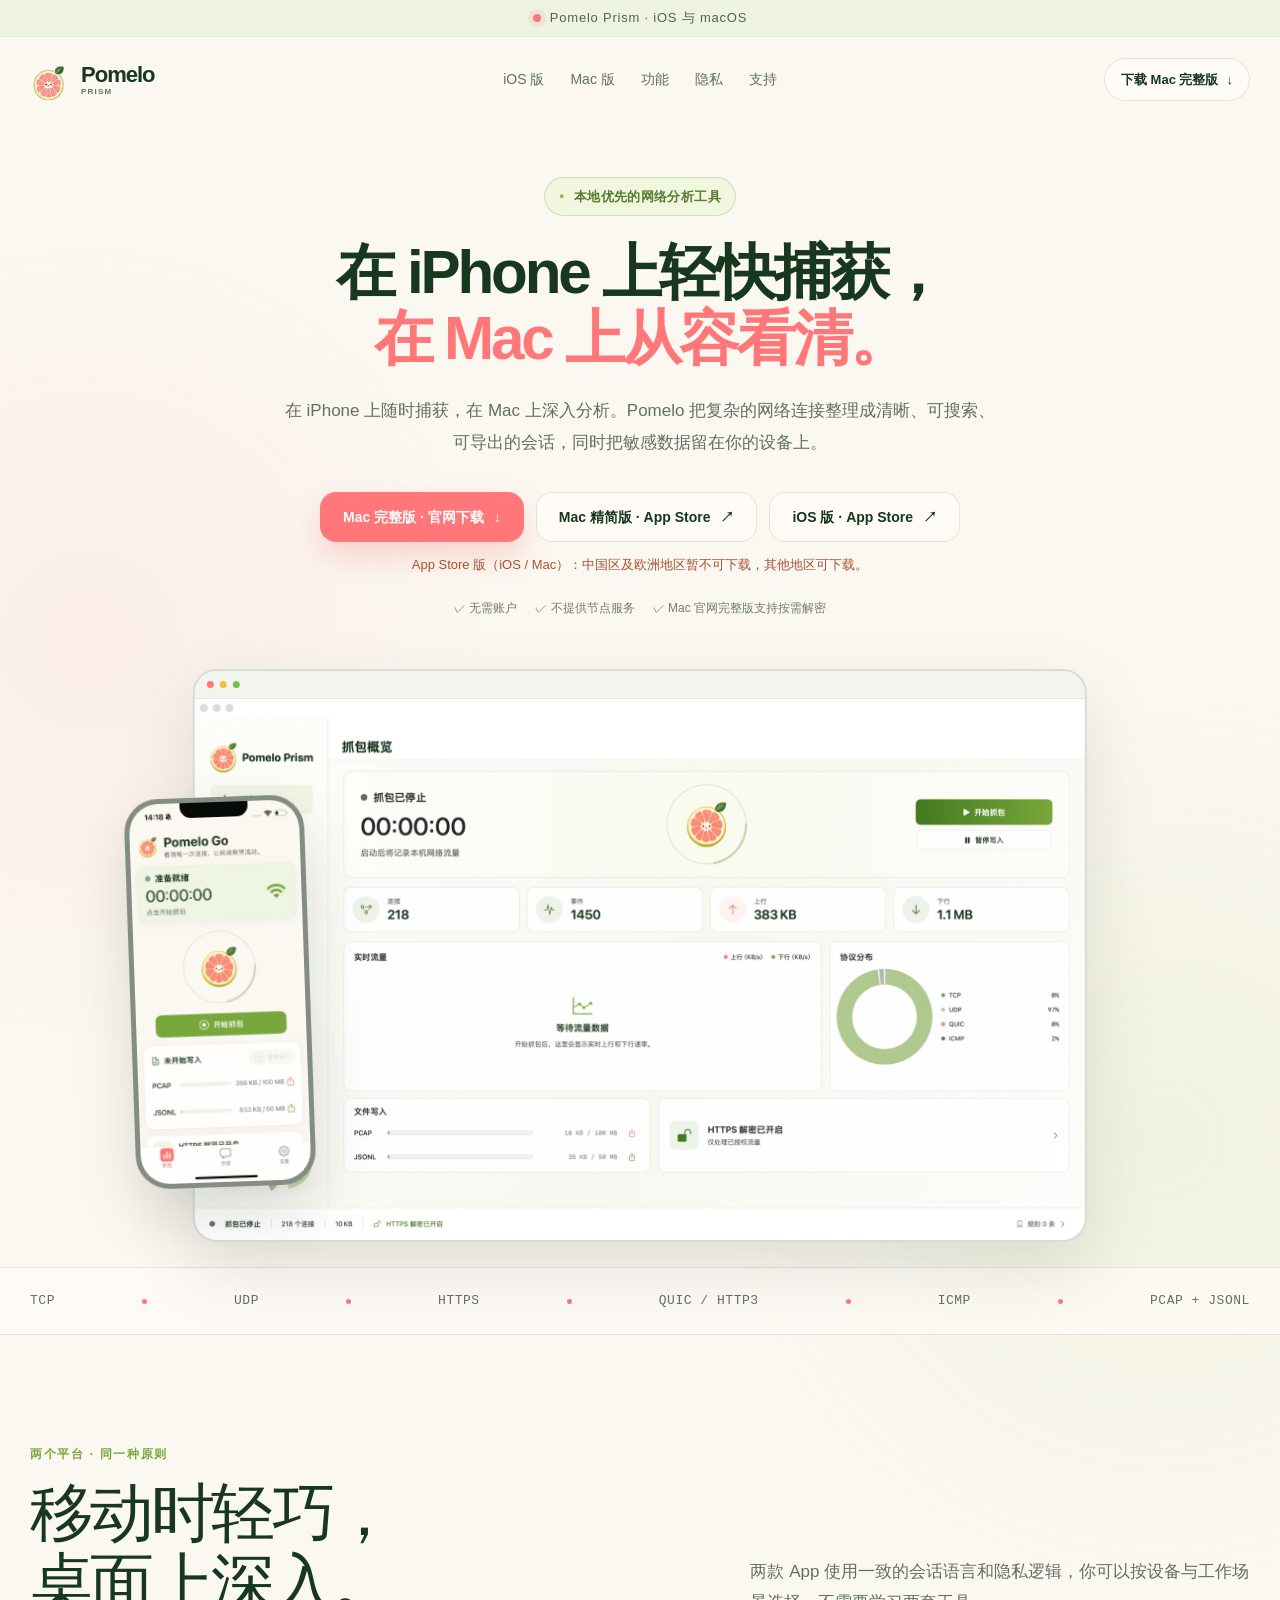
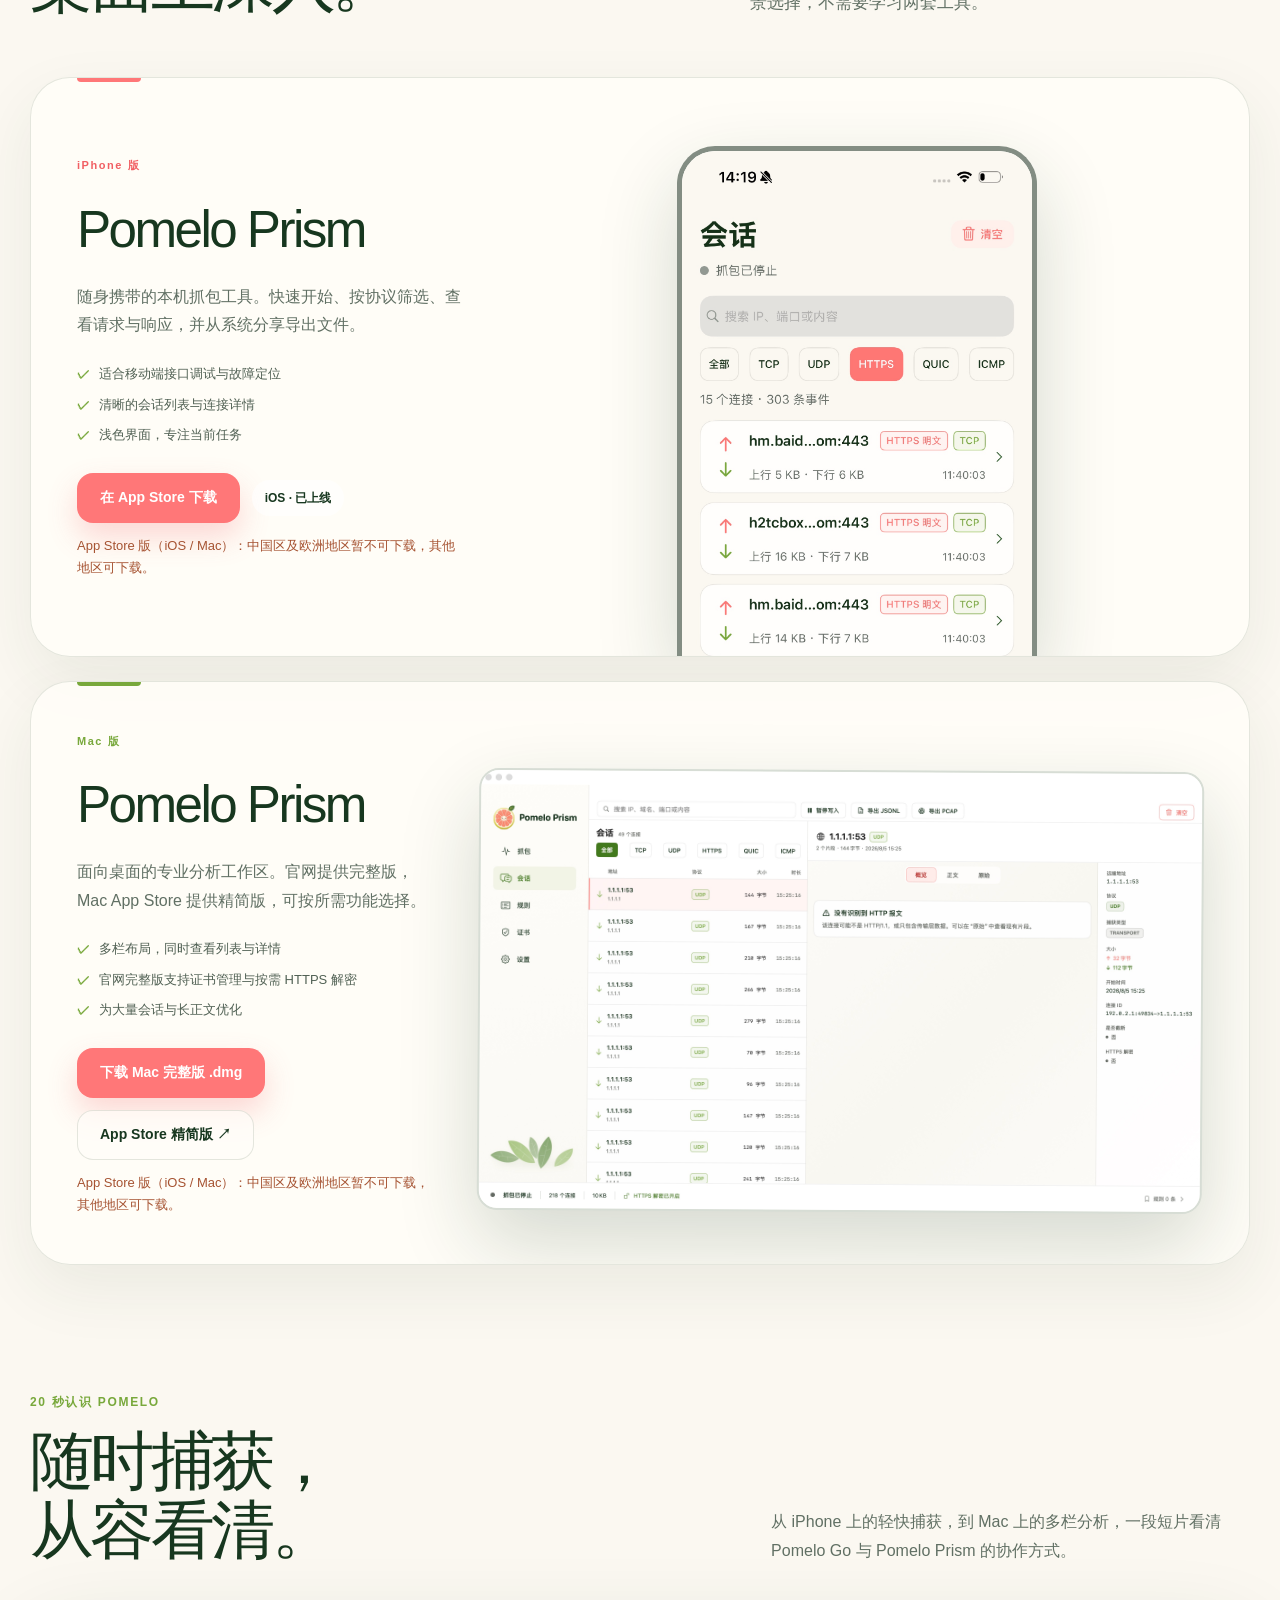
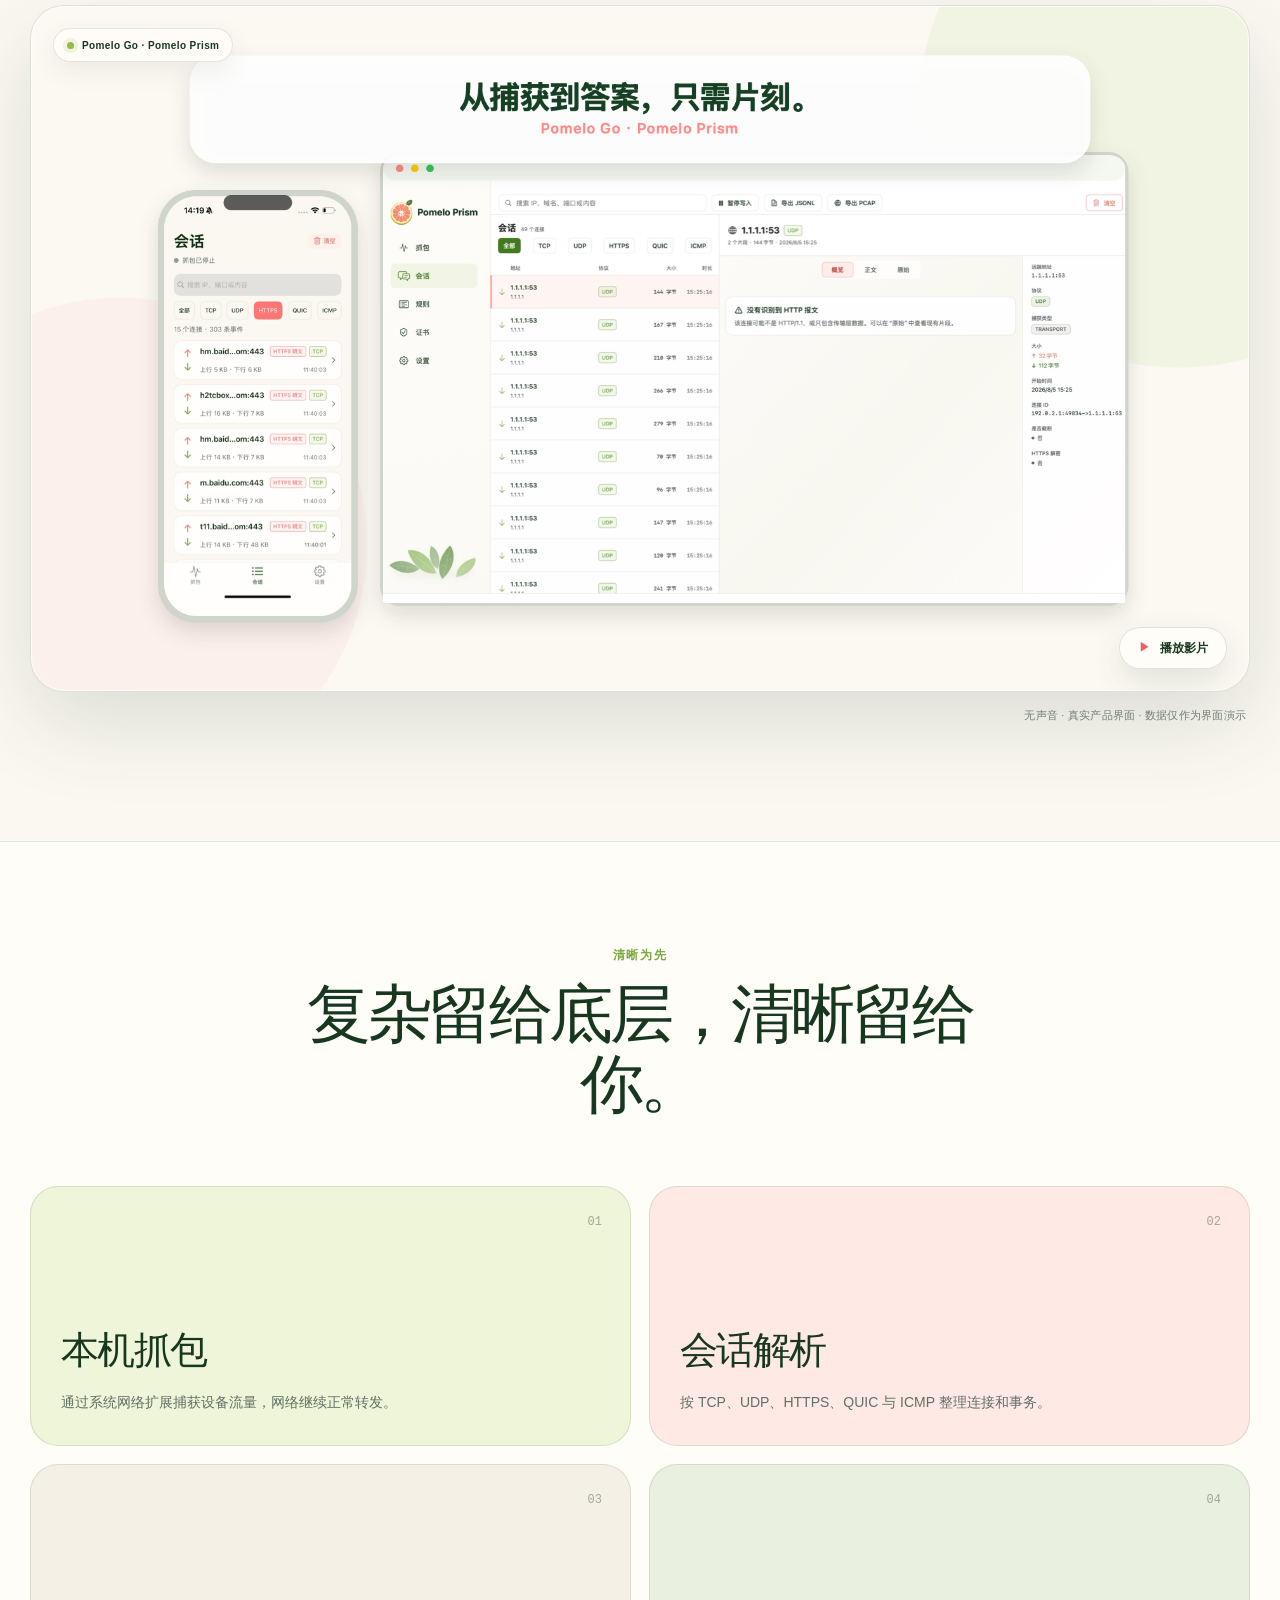
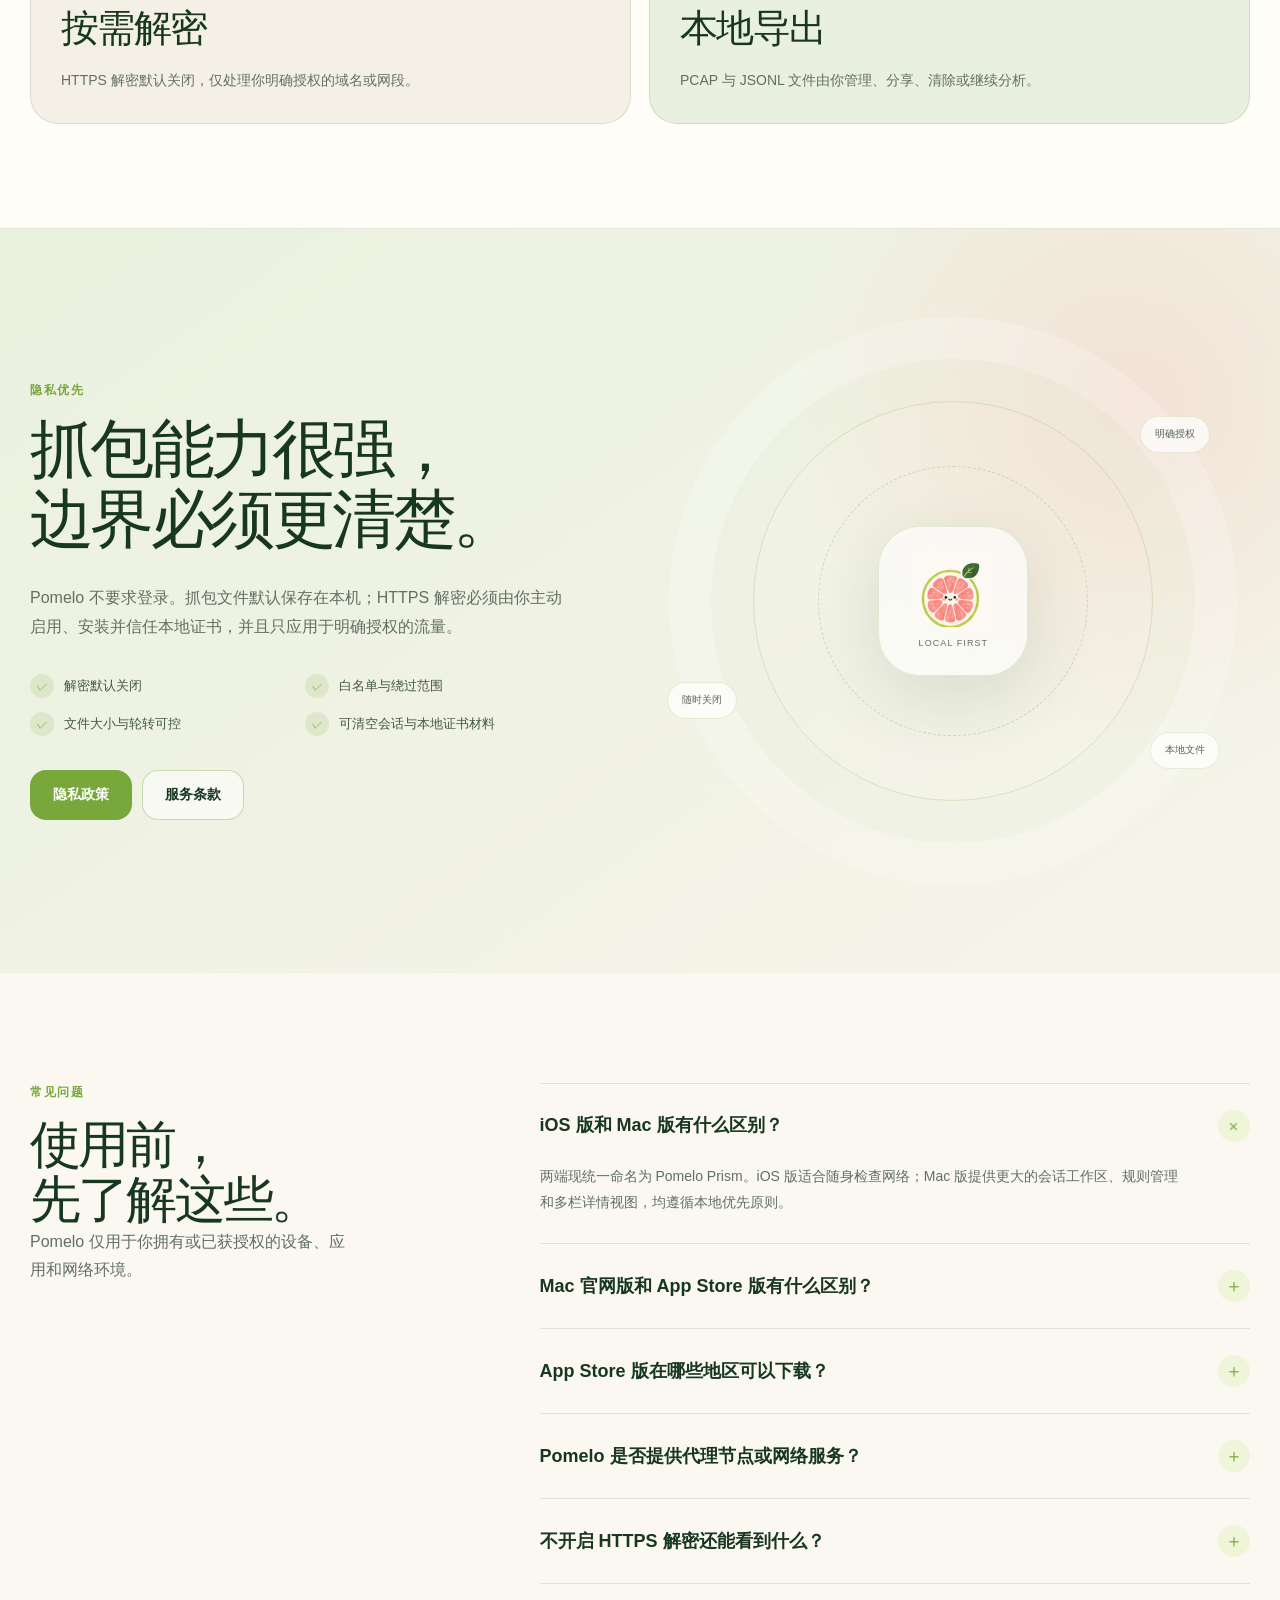
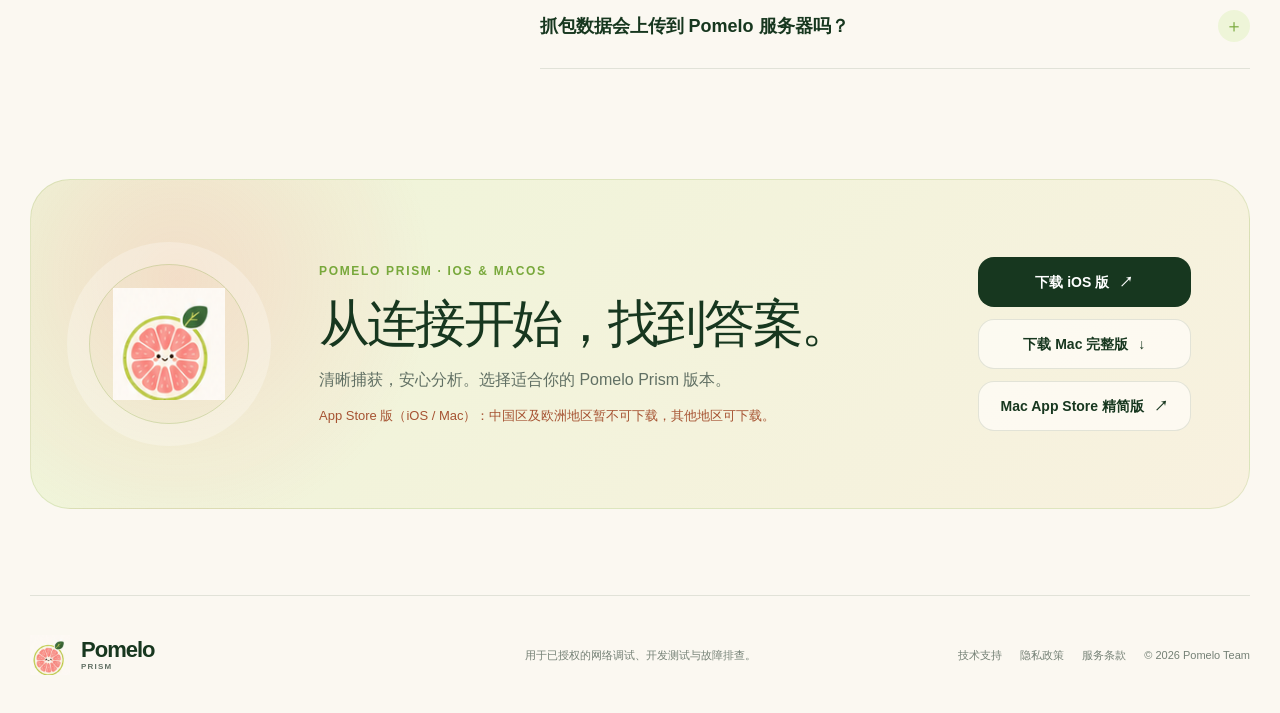
<file: index.html>
<!DOCTYPE html><html lang="zh-CN"><head><meta charSet="utf-8"/><meta name="viewport" content="width=device-width, initial-scale=1"/><link rel="preload" href="/pomelo-icon.png" as="image"/><link rel="preload" href="/products/pomelo-prism.jpg" as="image"/><link rel="preload" href="/products/pomelo-go-app.jpg" as="image"/><link rel="stylesheet" href="/_next/static/chunks/0xczfwa1be_9a.css" data-precedence="next"/><link rel="preload" as="script" fetchPriority="low" href="/_next/static/chunks/11qk_vpw_zwkf.js"/><script src="/_next/static/chunks/125l.7mq080dp.js" async=""></script><script src="/_next/static/chunks/10u3y4bw1ayzs.js" async=""></script><script src="/_next/static/chunks/turbopack-0x3h0o5n5ls1-.js" async=""></script><script src="/_next/static/chunks/0fsi8lw5utejl.js" async=""></script><script src="/_next/static/chunks/0d3tkj33oycf2.js" async=""></script><script src="/_next/static/chunks/0u43u2sbcs8a8.js" async=""></script><title>Pomelo Go &amp; Pomelo Prism — 看清每一次连接</title><meta name="description" content="Pomelo Go 与 Pomelo Prism 是面向 iPhone 和 Mac 的本机网络分析工具。捕获设备流量、整理连接会话、查看原始数据，并将结果留在你的设备上。"/><meta property="og:title" content="Pomelo Go &amp; Pomelo Prism — 看清每一次连接"/><meta property="og:description" content="清晰捕获，安心分析。为 iPhone 与 Mac 打造的本机网络分析工具。"/><meta property="og:url" content="http://localhost:3000/"/><meta property="og:locale" content="zh_CN"/><meta property="og:image" content="http://localhost:3000/og.png"/><meta property="og:image:width" content="1200"/><meta property="og:image:height" content="630"/><meta property="og:image:alt" content="Pomelo Go 与 Pomelo Prism — 看清每一次连接"/><meta property="og:type" content="website"/><meta name="twitter:card" content="summary_large_image"/><meta name="twitter:title" content="Pomelo Go &amp; Pomelo Prism — 看清每一次连接"/><meta name="twitter:description" content="清晰捕获，安心分析。为 iPhone 与 Mac 打造的本机网络分析工具。"/><meta name="twitter:image" content="http://localhost:3000/og.png"/><link rel="shortcut icon" href="/pomelo-icon.png"/><link rel="icon" href="/pomelo-icon.png"/><link rel="apple-touch-icon" href="/pomelo-icon.png"/><script src="/_next/static/chunks/03~yq9q893hmn.js" noModule=""></script></head><body><div hidden=""><!--$--><!--/$--></div><main><div class="announcement"><span class="announcement-dot"></span>Pomelo Prism · iOS 与 macOS</div><nav class="nav shell" aria-label="主导航"><a class="brand" href="/#top" aria-label="Pomelo 首页"><img src="/pomelo-icon.png" alt=""/><span class="brand-copy"><strong>Pomelo</strong><small>PRISM</small></span></a><div class="nav-links"><a href="/#go">iOS 版</a><a href="/#prism">Mac 版</a><a href="/#features">功能</a><a href="/#privacy">隐私</a><a href="/support/">支持</a></div><a class="nav-cta" href="/downloads/Pomelo-Prism.dmg" download="">下载 Mac 完整版 <span aria-hidden="true">↓</span></a></nav><section class="hero shell" id="top"><div class="hero-copy"><div class="pill"><span>●</span> 本地优先的网络分析工具</div><h1>在 iPhone 上轻快捕获，<span>在 Mac 上从容看清。</span></h1><p>在 iPhone 上随时捕获，在 Mac 上深入分析。Pomelo 把复杂的网络连接整理成清晰、可搜索、可导出的会话，同时把敏感数据留在你的设备上。</p><div class="hero-actions"><a class="button primary" href="/downloads/Pomelo-Prism.dmg" download="">Mac 完整版 · 官网下载 <span aria-hidden="true">↓</span></a><div class="store-download store-download-mac" data-preview-open="false" data-preview-placement="above" style="--preview-scale:1;--preview-left:50%"><a class="button ghost" href="https://apps.apple.com/us/app/pomelo-prism/id6798083904">Mac 精简版<!-- --> · App Store <span aria-hidden="true">↗</span></a><div class="store-preview" aria-hidden="true"><div class="store-preview-caption"><span class="store-preview-spark">✦</span>为你的 Mac 准备好了<small>动画预览</small></div><div class="store-mac-window"><div class="store-window-bar"><span><i></i><i></i><i></i></span><strong>App Store</strong><span>⌕</span></div><div class="store-mac-body"><div class="store-mac-sidebar"><span class="store-symbol">A</span><i></i><i></i><i></i></div><div class="store-mac-content"><div class="store-app-identity"><img alt="" loading="lazy" width="48" height="48" decoding="async" data-nimg="1" style="color:transparent" src="/pomelo-icon.png"/><div><strong>Pomelo Prism</strong><span>本地优先 · 网络分析</span></div><span class="store-get">获取</span></div><div class="store-mini-session"><span>会话工作区</span><div><i></i><i></i><i></i></div><b>连接清晰，分析从容。</b></div><div class="store-progress"><span class="store-progress-icon">↓</span><div><div class="store-progress-track"><i></i></div><span>轻快捕获，从这里开始</span></div><span class="store-progress-check">✓</span></div></div></div></div><div class="store-preview-footer"><span>macOS · 精简版</span><span>点击前往 App Store ↗</span></div></div></div><div class="store-download store-download-ios" data-preview-open="false" data-preview-placement="above" style="--preview-scale:1;--preview-left:50%"><a class="button ghost" href="https://apps.apple.com/us/app/pomelo-prism/id6798083904">iOS 版<!-- --> · App Store <span aria-hidden="true">↗</span></a><div class="store-preview" aria-hidden="true"><div class="store-preview-caption"><span class="store-preview-spark">✦</span>随身携带，随时看清<small>动画预览</small></div><div class="store-phone-scene"><span class="store-phone-orbit orbit-one"></span><span class="store-phone-orbit orbit-two"></span><span class="store-phone-flower">✦</span><div class="store-phone-device"><div class="store-phone-status"><span>9:41</span><i></i><span>▰</span></div><div class="store-phone-content"><div class="store-phone-heading"><strong>App Store</strong><span>应用</span></div><div class="store-app-identity"><img alt="" loading="lazy" width="48" height="48" decoding="async" data-nimg="1" style="color:transparent" src="/pomelo-icon.png"/><div><strong>Pomelo Prism</strong><span>本地优先 · 网络分析</span></div><span class="store-get">获取</span></div><div class="store-phone-feature"><span>LOCAL FIRST</span><strong>口袋里的<br/>网络工作区。</strong><div><i></i><i></i><i></i></div></div><div class="store-progress"><span class="store-progress-icon">↓</span><div><div class="store-progress-track"><i></i></div><span>轻快捕获，从这里开始</span></div><span class="store-progress-check">✓</span></div></div><div class="store-phone-home"></div></div></div><div class="store-preview-footer"><span>iPhone · iOS</span><span>点击前往 App Store ↗</span></div></div></div></div><p class="download-region-note">App Store 版（iOS / Mac）：中国区及欧洲地区暂不可下载，其他地区可下载。</p><div class="hero-note"><span>✓ 无需账户</span><span>✓ 不提供节点服务</span><span>✓ Mac 官网完整版支持按需解密</span></div></div><div class="dual-visual" aria-label="Pomelo Prism iOS 与 Mac 界面预览"><div class="mac-frame"><div class="mac-toolbar"><i></i><i></i><i></i></div><img src="/products/pomelo-prism.jpg" alt="Pomelo Prism 抓包概览"/></div><div class="phone-frame"><div class="phone-island"></div><img src="/products/pomelo-go-app.jpg" alt="Pomelo Prism iOS 抓包主页"/></div></div></section><section class="capability-strip" aria-label="支持能力"><div class="shell capability-inner"><span>TCP</span><i></i><span>UDP</span><i></i><span>HTTPS</span><i></i><span>QUIC / HTTP3</span><i></i><span>ICMP</span><i></i><span>PCAP + JSONL</span></div></section><section class="section shell products-section" id="products"><div class="section-heading"><div><span class="kicker">两个平台 · 同一种原则</span><h2>移动时轻巧，<br/>桌面上深入。</h2></div><p>两款 App 使用一致的会话语言和隐私逻辑，你可以按设备与工作场景选择，不需要学习两套工具。</p></div><div class="product-grid"><article class="product-card go-card" id="go"><div class="product-copy"><span class="product-platform">iPhone 版</span><h3>Pomelo Prism</h3><p>随身携带的本机抓包工具。快速开始、按协议筛选、查看请求与响应，并从系统分享导出文件。</p><ul><li>适合移动端接口调试与故障定位</li><li>清晰的会话列表与连接详情</li><li>浅色界面，专注当前任务</li></ul><div class="product-actions"><a class="button primary" href="https://apps.apple.com/us/app/pomelo-prism/id6798083904">在 App Store 下载</a><span class="availability">iOS · 已上线</span></div><p class="download-region-note">App Store 版（iOS / Mac）：中国区及欧洲地区暂不可下载，其他地区可下载。</p></div><div class="product-shot phone-product-shot"><img src="/products/pomelo-go-sessions.jpg" alt="Pomelo Prism iOS 会话列表" loading="lazy"/></div></article><article class="product-card prism-card" id="prism"><div class="product-copy"><span class="product-platform">Mac 版</span><h3>Pomelo Prism</h3><p>面向桌面的专业分析工作区。官网提供完整版，Mac App Store 提供精简版，可按所需功能选择。</p><ul><li>多栏布局，同时查看列表与详情</li><li>官网完整版支持证书管理与按需 HTTPS 解密</li><li>为大量会话与长正文优化</li></ul><div class="product-actions"><a class="button primary" href="/downloads/Pomelo-Prism.dmg" download="">下载 Mac 完整版 .dmg</a><a class="button ghost" href="https://apps.apple.com/us/app/pomelo-prism/id6798083904">App Store 精简版 ↗</a></div><p class="download-region-note">App Store 版（iOS / Mac）：中国区及欧洲地区暂不可下载，其他地区可下载。</p></div><div class="product-shot mac-product-shot"><img src="/products/pomelo-prism-sessions.jpg" alt="Pomelo Prism 多栏会话分析" loading="lazy"/></div></article></div></section><section class="film-section shell" aria-labelledby="product-film-title"><div class="film-heading"><div><span class="kicker">20 秒认识 Pomelo</span><h2 id="product-film-title">随时捕获，<br/>从容看清。</h2></div><p id="product-film-description">从 iPhone 上的轻快捕获，到 Mac 上的多栏分析，一段短片看清 Pomelo Go 与 Pomelo Prism 的协作方式。</p></div><div class="film-stage"><video class="film-video" muted="" loop="" playsInline="" preload="metadata" poster="/videos/pomelo-product-film-poster.png" aria-describedby="product-film-description"><source src="/videos/pomelo-product-film.mp4" type="video/mp4"/>你的浏览器暂不支持视频播放。</video><div class="film-badge" aria-hidden="true"><span></span> Pomelo Go · Pomelo Prism</div><button class="film-control" type="button" aria-label="播放 Pomelo 产品影片"><span aria-hidden="true">▶</span>播放影片</button></div><p class="film-caption">无声音 · 真实产品界面 · 数据仅作为界面演示</p></section><section class="workflow-section" id="features"><div class="shell"><div class="workflow-heading"><span class="kicker">清晰为先</span><h2>复杂留给底层，清晰留给你。</h2></div><div class="feature-grid"><article class="feature-card feature-1"><span class="feature-number">0<!-- -->1</span><h3>本机抓包</h3><p>通过系统网络扩展捕获设备流量，网络继续正常转发。</p></article><article class="feature-card feature-2"><span class="feature-number">0<!-- -->2</span><h3>会话解析</h3><p>按 TCP、UDP、HTTPS、QUIC 与 ICMP 整理连接和事务。</p></article><article class="feature-card feature-3"><span class="feature-number">0<!-- -->3</span><h3>按需解密</h3><p>HTTPS 解密默认关闭，仅处理你明确授权的域名或网段。</p></article><article class="feature-card feature-4"><span class="feature-number">0<!-- -->4</span><h3>本地导出</h3><p>PCAP 与 JSONL 文件由你管理、分享、清除或继续分析。</p></article></div></div></section><section class="privacy-section" id="privacy"><div class="privacy-glow"></div><div class="shell privacy-grid"><div class="privacy-copy"><span class="kicker">隐私优先</span><h2>抓包能力很强，<br/>边界必须更清楚。</h2><p>Pomelo 不要求登录。抓包文件默认保存在本机；HTTPS 解密必须由你主动启用、安装并信任本地证书，并且只应用于明确授权的流量。</p><ul><li><span>✓</span> 解密默认关闭</li><li><span>✓</span> 白名单与绕过范围</li><li><span>✓</span> 文件大小与轮转可控</li><li><span>✓</span> 可清空会话与本地证书材料</li></ul><div class="privacy-actions"><a class="button privacy-button" href="/privacy/">隐私政策</a><a class="button privacy-button secondary" href="/terms/">服务条款</a></div></div><div class="privacy-visual"><div class="privacy-ring ring-outer"><div class="privacy-ring ring-middle"><div class="privacy-core"><img src="/pomelo-icon.png" alt=""/><span>LOCAL FIRST</span></div></div></div><div class="privacy-badge badge-one">明确授权</div><div class="privacy-badge badge-two">本地文件</div><div class="privacy-badge badge-three">随时关闭</div></div></div></section><section class="section faq-section shell" id="faq"><div class="faq-title"><span class="kicker">常见问题</span><h2>使用前，<br/>先了解这些。</h2><p>Pomelo 仅用于你拥有或已获授权的设备、应用和网络环境。</p></div><div class="faq-list"><details open=""><summary><span>iOS 版和 Mac 版有什么区别？</span><i>＋</i></summary><p>两端现统一命名为 Pomelo Prism。iOS 版适合随身检查网络；Mac 版提供更大的会话工作区、规则管理和多栏详情视图，均遵循本地优先原则。</p></details><details><summary><span>Mac 官网版和 App Store 版有什么区别？</span><i>＋</i></summary><p>官网提供 Mac 完整版 .dmg 安装包；Mac App Store 提供精简版。你可以按需要选择下载版本。</p></details><details><summary><span>App Store 版在哪些地区可以下载？</span><i>＋</i></summary><p>App Store 版（iOS / Mac）：中国区及欧洲地区暂不可下载，其他地区可下载。 此提示仅针对 App Store 分发，不适用于官网 Mac 完整版下载入口。商店链接指向美区页面，实际下载以你的 App Store 账户所属地区及商店显示为准。</p></details><details><summary><span>Pomelo 是否提供代理节点或网络服务？</span><i>＋</i></summary><p>不提供。Pomelo 是网络调试与抓包分析工具，不销售、分发或运营代理节点。</p></details><details><summary><span>不开启 HTTPS 解密还能看到什么？</span><i>＋</i></summary><p>仍可查看连接地址、端口、协议、方向、时间与数据量；HTTPS 正文保持加密，不会被 Pomelo 解析。</p></details><details><summary><span>抓包数据会上传到 Pomelo 服务器吗？</span><i>＋</i></summary><p>不会自动上传。抓包内容与导出文件默认保存在本机，只有你主动使用系统分享或导出功能时，数据才会发送到你选择的位置。</p></details></div></section><section class="closing shell"><div class="closing-card"><div class="closing-fruit"><img src="/pomelo-icon.png" alt=""/></div><div><span class="kicker">POMELO PRISM · iOS &amp; macOS</span><h2>从连接开始，找到答案。</h2><p>清晰捕获，安心分析。选择适合你的 Pomelo Prism 版本。</p><p class="download-region-note">App Store 版（iOS / Mac）：中国区及欧洲地区暂不可下载，其他地区可下载。</p></div><div class="product-actions closing-download-actions"><a class="button closing-button" href="https://apps.apple.com/us/app/pomelo-prism/id6798083904">下载 iOS 版 <span aria-hidden="true">↗</span></a><a class="button ghost" href="/downloads/Pomelo-Prism.dmg" download="">下载 Mac 完整版 <span aria-hidden="true">↓</span></a><a class="button ghost" href="https://apps.apple.com/us/app/pomelo-prism/id6798083904">Mac App Store 精简版 <span aria-hidden="true">↗</span></a></div></div></section><footer class="footer shell"><a class="brand" href="/#top"><img src="/pomelo-icon.png" alt=""/><span class="brand-copy"><strong>Pomelo</strong><small>PRISM</small></span></a><p>用于已授权的网络调试、开发测试与故障排查。</p><div class="footer-links"><a href="/support/">技术支持</a><a href="/privacy/">隐私政策</a><a href="/terms/">服务条款</a><span>© 2026 Pomelo Team</span></div></footer></main><!--$--><!--/$--><script src="/_next/static/chunks/11qk_vpw_zwkf.js" id="_R_" async=""></script><script>(self.__next_f=self.__next_f||[]).push([0])</script><script>self.__next_f.push([1,"1:\"$Sreact.fragment\"\n2:I[39756,[\"/_next/static/chunks/0fsi8lw5utejl.js\",\"/_next/static/chunks/0d3tkj33oycf2.js\"],\"default\"]\n3:I[37457,[\"/_next/static/chunks/0fsi8lw5utejl.js\",\"/_next/static/chunks/0d3tkj33oycf2.js\"],\"default\"]\n4:I[49117,[\"/_next/static/chunks/0fsi8lw5utejl.js\",\"/_next/static/chunks/0d3tkj33oycf2.js\",\"/_next/static/chunks/0u43u2sbcs8a8.js\"],\"AppStoreDownload\"]\nf:I[68027,[\"/_next/static/chunks/0fsi8lw5utejl.js\",\"/_next/static/chunks/0d3tkj33oycf2.js\"],\"default\",1]\n:HL[\"/_next/static/chunks/0xczfwa1be_9a.css\",\"style\"]\n:HL[\"/pomelo-icon.png\",\"image\"]\n:HL[\"/products/pomelo-prism.jpg\",\"image\"]\n:HL[\"/products/pomelo-go-app.jpg\",\"image\"]\n"])</script><script>self.__next_f.push([1,"0:{\"P\":null,\"c\":[\"\",\"\"],\"q\":\"\",\"i\":false,\"f\":[[[\"\",{\"children\":[\"__PAGE__\",{}]},\"$undefined\",\"$undefined\",16],[[\"$\",\"$1\",\"c\",{\"children\":[[[\"$\",\"link\",\"0\",{\"rel\":\"stylesheet\",\"href\":\"/_next/static/chunks/0xczfwa1be_9a.css\",\"precedence\":\"next\",\"crossOrigin\":\"$undefined\",\"nonce\":\"$undefined\"}],[\"$\",\"script\",\"script-0\",{\"src\":\"/_next/static/chunks/0fsi8lw5utejl.js\",\"async\":true,\"nonce\":\"$undefined\"}],[\"$\",\"script\",\"script-1\",{\"src\":\"/_next/static/chunks/0d3tkj33oycf2.js\",\"async\":true,\"nonce\":\"$undefined\"}]],[\"$\",\"html\",null,{\"lang\":\"zh-CN\",\"children\":[\"$\",\"body\",null,{\"children\":[\"$\",\"$L2\",null,{\"parallelRouterKey\":\"children\",\"error\":\"$undefined\",\"errorStyles\":\"$undefined\",\"errorScripts\":\"$undefined\",\"template\":[\"$\",\"$L3\",null,{}],\"templateStyles\":\"$undefined\",\"templateScripts\":\"$undefined\",\"notFound\":[[[\"$\",\"title\",null,{\"children\":\"404: This page could not be found.\"}],[\"$\",\"div\",null,{\"style\":{\"fontFamily\":\"system-ui,\\\"Segoe UI\\\",Roboto,Helvetica,Arial,sans-serif,\\\"Apple Color Emoji\\\",\\\"Segoe UI Emoji\\\"\",\"height\":\"100vh\",\"textAlign\":\"center\",\"display\":\"flex\",\"flexDirection\":\"column\",\"alignItems\":\"center\",\"justifyContent\":\"center\"},\"children\":[\"$\",\"div\",null,{\"children\":[[\"$\",\"style\",null,{\"dangerouslySetInnerHTML\":{\"__html\":\"body{color:#000;background:#fff;margin:0}.next-error-h1{border-right:1px solid rgba(0,0,0,.3)}@media (prefers-color-scheme:dark){body{color:#fff;background:#000}.next-error-h1{border-right:1px solid rgba(255,255,255,.3)}}\"}}],[\"$\",\"h1\",null,{\"className\":\"next-error-h1\",\"style\":{\"display\":\"inline-block\",\"margin\":\"0 20px 0 0\",\"padding\":\"0 23px 0 0\",\"fontSize\":24,\"fontWeight\":500,\"verticalAlign\":\"top\",\"lineHeight\":\"49px\"},\"children\":404}],[\"$\",\"div\",null,{\"style\":{\"display\":\"inline-block\"},\"children\":[\"$\",\"h2\",null,{\"style\":{\"fontSize\":14,\"fontWeight\":400,\"lineHeight\":\"49px\",\"margin\":0},\"children\":\"This page could not be found.\"}]}]]}]}]],[]],\"forbidden\":\"$undefined\",\"unauthorized\":\"$undefined\"}]}]}]]}],{\"children\":[[\"$\",\"$1\",\"c\",{\"children\":[[\"$\",\"main\",null,{\"children\":[[\"$\",\"div\",null,{\"className\":\"announcement\",\"children\":[[\"$\",\"span\",null,{\"className\":\"announcement-dot\"}],\"Pomelo Prism · iOS 与 macOS\"]}],[\"$\",\"nav\",null,{\"className\":\"nav shell\",\"aria-label\":\"主导航\",\"children\":[[\"$\",\"a\",null,{\"className\":\"brand\",\"href\":\"/#top\",\"aria-label\":\"Pomelo 首页\",\"children\":[[\"$\",\"img\",null,{\"src\":\"/pomelo-icon.png\",\"alt\":\"\"}],[\"$\",\"span\",null,{\"className\":\"brand-copy\",\"children\":[[\"$\",\"strong\",null,{\"children\":\"Pomelo\"}],[\"$\",\"small\",null,{\"children\":\"PRISM\"}]]}]]}],[\"$\",\"div\",null,{\"className\":\"nav-links\",\"children\":[[\"$\",\"a\",null,{\"href\":\"/#go\",\"children\":\"iOS 版\"}],[\"$\",\"a\",null,{\"href\":\"/#prism\",\"children\":\"Mac 版\"}],[\"$\",\"a\",null,{\"href\":\"/#features\",\"children\":\"功能\"}],[\"$\",\"a\",null,{\"href\":\"/#privacy\",\"children\":\"隐私\"}],[\"$\",\"a\",null,{\"href\":\"/support/\",\"children\":\"支持\"}]]}],[\"$\",\"a\",null,{\"className\":\"nav-cta\",\"href\":\"/downloads/Pomelo-Prism.dmg\",\"download\":true,\"children\":[\"下载 Mac 完整版 \",[\"$\",\"span\",null,{\"aria-hidden\":\"true\",\"children\":\"↓\"}]]}]]}],[\"$\",\"section\",null,{\"className\":\"hero shell\",\"id\":\"top\",\"children\":[[\"$\",\"div\",null,{\"className\":\"hero-copy\",\"children\":[[\"$\",\"div\",null,{\"className\":\"pill\",\"children\":[[\"$\",\"span\",null,{\"children\":\"●\"}],\" 本地优先的网络分析工具\"]}],[\"$\",\"h1\",null,{\"children\":[\"在 iPhone 上轻快捕获，\",[\"$\",\"span\",null,{\"children\":\"在 Mac 上从容看清。\"}]]}],[\"$\",\"p\",null,{\"children\":\"在 iPhone 上随时捕获，在 Mac 上深入分析。Pomelo 把复杂的网络连接整理成清晰、可搜索、可导出的会话，同时把敏感数据留在你的设备上。\"}],[\"$\",\"div\",null,{\"className\":\"hero-actions\",\"children\":[[\"$\",\"a\",null,{\"className\":\"button primary\",\"href\":\"/downloads/Pomelo-Prism.dmg\",\"download\":true,\"children\":[\"Mac 完整版 · 官网下载 \",[\"$\",\"span\",null,{\"aria-hidden\":\"true\",\"children\":\"↓\"}]]}],[\"$\",\"$L4\",null,{\"platform\":\"mac\"}],[\"$\",\"$L4\",null,{\"platform\":\"ios\"}]]}],[\"$\",\"p\",null,{\"className\":\"download-region-note\",\"children\":\"App Store 版（iOS / Mac）：中国区及欧洲地区暂不可下载，其他地区可下载。\"}],[\"$\",\"div\",null,{\"className\":\"hero-note\",\"children\":[[\"$\",\"span\",null,{\"children\":\"✓ 无需账户\"}],[\"$\",\"span\",null,{\"children\":\"✓ 不提供节点服务\"}],[\"$\",\"span\",null,{\"children\":\"✓ Mac 官网完整版支持按需解密\"}]]}]]}],[\"$\",\"div\",null,{\"className\":\"dual-visual\",\"aria-label\":\"Pomelo Prism iOS 与 Mac 界面预览\",\"children\":[[\"$\",\"div\",null,{\"className\":\"mac-frame\",\"children\":[[\"$\",\"div\",null,{\"className\":\"mac-toolbar\",\"children\":[[\"$\",\"i\",null,{}],[\"$\",\"i\",null,{}],[\"$\",\"i\",null,{}]]}],[\"$\",\"img\",null,{\"src\":\"/products/pomelo-prism.jpg\",\"alt\":\"Pomelo Prism 抓包概览\"}]]}],[\"$\",\"div\",null,{\"className\":\"phone-frame\",\"children\":[[\"$\",\"div\",null,{\"className\":\"phone-island\"}],[\"$\",\"img\",null,{\"src\":\"/products/pomelo-go-app.jpg\",\"alt\":\"Pomelo Prism iOS 抓包主页\"}]]}]]}]]}],[\"$\",\"section\",null,{\"className\":\"capability-strip\",\"aria-label\":\"支持能力\",\"children\":[\"$\",\"div\",null,{\"className\":\"shell capability-inner\",\"children\":[[\"$\",\"span\",null,{\"children\":\"TCP\"}],[\"$\",\"i\",null,{}],[\"$\",\"span\",null,{\"children\":\"UDP\"}],[\"$\",\"i\",null,{}],[\"$\",\"span\",null,{\"children\":\"HTTPS\"}],[\"$\",\"i\",null,{}],[\"$\",\"span\",null,{\"children\":\"QUIC / HTTP3\"}],[\"$\",\"i\",null,{}],[\"$\",\"span\",null,{\"children\":\"ICMP\"}],[\"$\",\"i\",null,{}],[\"$\",\"span\",null,{\"children\":\"PCAP + JSONL\"}]]}]}],\"$L5\",\"$L6\",\"$L7\",\"$L8\",\"$L9\",\"$La\",\"$Lb\"]}],[\"$Lc\"],\"$Ld\"]}],{},null,false,null]},null,false,null],\"$Le\",false]],\"m\":\"$undefined\",\"G\":[\"$f\",[\"$L10\"]],\"S\":true,\"h\":null,\"s\":\"$undefined\",\"l\":\"$undefined\",\"p\":\"$undefined\",\"d\":\"$undefined\",\"b\":\"MqrkELtoD-3BnXEUqqU1c\"}\n"])</script><script>self.__next_f.push([1,"11:I[75590,[\"/_next/static/chunks/0fsi8lw5utejl.js\",\"/_next/static/chunks/0d3tkj33oycf2.js\",\"/_next/static/chunks/0u43u2sbcs8a8.js\"],\"ProductFilm\"]\n12:I[97367,[\"/_next/static/chunks/0fsi8lw5utejl.js\",\"/_next/static/chunks/0d3tkj33oycf2.js\"],\"OutletBoundary\"]\n13:\"$Sreact.suspense\"\n15:I[97367,[\"/_next/static/chunks/0fsi8lw5utejl.js\",\"/_next/static/chunks/0d3tkj33oycf2.js\"],\"ViewportBoundary\"]\n17:I[97367,[\"/_next/static/chunks/0fsi8lw5utejl.js\",\"/_next/static/chunks/0d3tkj33oycf2.js\"],\"MetadataBoundary\"]\n"])</script><script>self.__next_f.push([1,"5:[\"$\",\"section\",null,{\"className\":\"section shell products-section\",\"id\":\"products\",\"children\":[[\"$\",\"div\",null,{\"className\":\"section-heading\",\"children\":[[\"$\",\"div\",null,{\"children\":[[\"$\",\"span\",null,{\"className\":\"kicker\",\"children\":\"两个平台 · 同一种原则\"}],[\"$\",\"h2\",null,{\"children\":[\"移动时轻巧，\",[\"$\",\"br\",null,{}],\"桌面上深入。\"]}]]}],[\"$\",\"p\",null,{\"children\":\"两款 App 使用一致的会话语言和隐私逻辑，你可以按设备与工作场景选择，不需要学习两套工具。\"}]]}],[\"$\",\"div\",null,{\"className\":\"product-grid\",\"children\":[[\"$\",\"article\",null,{\"className\":\"product-card go-card\",\"id\":\"go\",\"children\":[[\"$\",\"div\",null,{\"className\":\"product-copy\",\"children\":[[\"$\",\"span\",null,{\"className\":\"product-platform\",\"children\":\"iPhone 版\"}],[\"$\",\"h3\",null,{\"children\":\"Pomelo Prism\"}],[\"$\",\"p\",null,{\"children\":\"随身携带的本机抓包工具。快速开始、按协议筛选、查看请求与响应，并从系统分享导出文件。\"}],[\"$\",\"ul\",null,{\"children\":[[\"$\",\"li\",null,{\"children\":\"适合移动端接口调试与故障定位\"}],[\"$\",\"li\",null,{\"children\":\"清晰的会话列表与连接详情\"}],[\"$\",\"li\",null,{\"children\":\"浅色界面，专注当前任务\"}]]}],[\"$\",\"div\",null,{\"className\":\"product-actions\",\"children\":[[\"$\",\"a\",null,{\"className\":\"button primary\",\"href\":\"https://apps.apple.com/us/app/pomelo-prism/id6798083904\",\"children\":\"在 App Store 下载\"}],[\"$\",\"span\",null,{\"className\":\"availability\",\"children\":\"iOS · 已上线\"}]]}],[\"$\",\"p\",null,{\"className\":\"download-region-note\",\"children\":\"App Store 版（iOS / Mac）：中国区及欧洲地区暂不可下载，其他地区可下载。\"}]]}],[\"$\",\"div\",null,{\"className\":\"product-shot phone-product-shot\",\"children\":[\"$\",\"img\",null,{\"src\":\"/products/pomelo-go-sessions.jpg\",\"alt\":\"Pomelo Prism iOS 会话列表\",\"loading\":\"lazy\"}]}]]}],[\"$\",\"article\",null,{\"className\":\"product-card prism-card\",\"id\":\"prism\",\"children\":[[\"$\",\"div\",null,{\"className\":\"product-copy\",\"children\":[[\"$\",\"span\",null,{\"className\":\"product-platform\",\"children\":\"Mac 版\"}],[\"$\",\"h3\",null,{\"children\":\"Pomelo Prism\"}],[\"$\",\"p\",null,{\"children\":\"面向桌面的专业分析工作区。官网提供完整版，Mac App Store 提供精简版，可按所需功能选择。\"}],[\"$\",\"ul\",null,{\"children\":[[\"$\",\"li\",null,{\"children\":\"多栏布局，同时查看列表与详情\"}],[\"$\",\"li\",null,{\"children\":\"官网完整版支持证书管理与按需 HTTPS 解密\"}],[\"$\",\"li\",null,{\"children\":\"为大量会话与长正文优化\"}]]}],[\"$\",\"div\",null,{\"className\":\"product-actions\",\"children\":[[\"$\",\"a\",null,{\"className\":\"button primary\",\"href\":\"/downloads/Pomelo-Prism.dmg\",\"download\":true,\"children\":\"下载 Mac 完整版 .dmg\"}],[\"$\",\"a\",null,{\"className\":\"button ghost\",\"href\":\"https://apps.apple.com/us/app/pomelo-prism/id6798083904\",\"children\":\"App Store 精简版 ↗\"}]]}],[\"$\",\"p\",null,{\"className\":\"download-region-note\",\"children\":\"App Store 版（iOS / Mac）：中国区及欧洲地区暂不可下载，其他地区可下载。\"}]]}],[\"$\",\"div\",null,{\"className\":\"product-shot mac-product-shot\",\"children\":[\"$\",\"img\",null,{\"src\":\"/products/pomelo-prism-sessions.jpg\",\"alt\":\"Pomelo Prism 多栏会话分析\",\"loading\":\"lazy\"}]}]]}]]}]]}]\n"])</script><script>self.__next_f.push([1,"6:[\"$\",\"$L11\",null,{}]\n7:[\"$\",\"section\",null,{\"className\":\"workflow-section\",\"id\":\"features\",\"children\":[\"$\",\"div\",null,{\"className\":\"shell\",\"children\":[[\"$\",\"div\",null,{\"className\":\"workflow-heading\",\"children\":[[\"$\",\"span\",null,{\"className\":\"kicker\",\"children\":\"清晰为先\"}],[\"$\",\"h2\",null,{\"children\":\"复杂留给底层，清晰留给你。\"}]]}],[\"$\",\"div\",null,{\"className\":\"feature-grid\",\"children\":[[\"$\",\"article\",\"本机抓包\",{\"className\":\"feature-card feature-1\",\"children\":[[\"$\",\"span\",null,{\"className\":\"feature-number\",\"children\":[\"0\",1]}],[\"$\",\"h3\",null,{\"children\":\"本机抓包\"}],[\"$\",\"p\",null,{\"children\":\"通过系统网络扩展捕获设备流量，网络继续正常转发。\"}]]}],[\"$\",\"article\",\"会话解析\",{\"className\":\"feature-card feature-2\",\"children\":[[\"$\",\"span\",null,{\"className\":\"feature-number\",\"children\":[\"0\",2]}],[\"$\",\"h3\",null,{\"children\":\"会话解析\"}],[\"$\",\"p\",null,{\"children\":\"按 TCP、UDP、HTTPS、QUIC 与 ICMP 整理连接和事务。\"}]]}],[\"$\",\"article\",\"按需解密\",{\"className\":\"feature-card feature-3\",\"children\":[[\"$\",\"span\",null,{\"className\":\"feature-number\",\"children\":[\"0\",3]}],[\"$\",\"h3\",null,{\"children\":\"按需解密\"}],[\"$\",\"p\",null,{\"children\":\"HTTPS 解密默认关闭，仅处理你明确授权的域名或网段。\"}]]}],[\"$\",\"article\",\"本地导出\",{\"className\":\"feature-card feature-4\",\"children\":[[\"$\",\"span\",null,{\"className\":\"feature-number\",\"children\":[\"0\",4]}],[\"$\",\"h3\",null,{\"children\":\"本地导出\"}],[\"$\",\"p\",null,{\"children\":\"PCAP 与 JSONL 文件由你管理、分享、清除或继续分析。\"}]]}]]}]]}]}]\n"])</script><script>self.__next_f.push([1,"8:[\"$\",\"section\",null,{\"className\":\"privacy-section\",\"id\":\"privacy\",\"children\":[[\"$\",\"div\",null,{\"className\":\"privacy-glow\"}],[\"$\",\"div\",null,{\"className\":\"shell privacy-grid\",\"children\":[[\"$\",\"div\",null,{\"className\":\"privacy-copy\",\"children\":[[\"$\",\"span\",null,{\"className\":\"kicker\",\"children\":\"隐私优先\"}],[\"$\",\"h2\",null,{\"children\":[\"抓包能力很强，\",[\"$\",\"br\",null,{}],\"边界必须更清楚。\"]}],[\"$\",\"p\",null,{\"children\":\"Pomelo 不要求登录。抓包文件默认保存在本机；HTTPS 解密必须由你主动启用、安装并信任本地证书，并且只应用于明确授权的流量。\"}],[\"$\",\"ul\",null,{\"children\":[[\"$\",\"li\",null,{\"children\":[[\"$\",\"span\",null,{\"children\":\"✓\"}],\" 解密默认关闭\"]}],[\"$\",\"li\",null,{\"children\":[[\"$\",\"span\",null,{\"children\":\"✓\"}],\" 白名单与绕过范围\"]}],[\"$\",\"li\",null,{\"children\":[[\"$\",\"span\",null,{\"children\":\"✓\"}],\" 文件大小与轮转可控\"]}],[\"$\",\"li\",null,{\"children\":[[\"$\",\"span\",null,{\"children\":\"✓\"}],\" 可清空会话与本地证书材料\"]}]]}],[\"$\",\"div\",null,{\"className\":\"privacy-actions\",\"children\":[[\"$\",\"a\",null,{\"className\":\"button privacy-button\",\"href\":\"/privacy/\",\"children\":\"隐私政策\"}],[\"$\",\"a\",null,{\"className\":\"button privacy-button secondary\",\"href\":\"/terms/\",\"children\":\"服务条款\"}]]}]]}],[\"$\",\"div\",null,{\"className\":\"privacy-visual\",\"children\":[[\"$\",\"div\",null,{\"className\":\"privacy-ring ring-outer\",\"children\":[\"$\",\"div\",null,{\"className\":\"privacy-ring ring-middle\",\"children\":[\"$\",\"div\",null,{\"className\":\"privacy-core\",\"children\":[[\"$\",\"img\",null,{\"src\":\"/pomelo-icon.png\",\"alt\":\"\"}],[\"$\",\"span\",null,{\"children\":\"LOCAL FIRST\"}]]}]}]}],[\"$\",\"div\",null,{\"className\":\"privacy-badge badge-one\",\"children\":\"明确授权\"}],[\"$\",\"div\",null,{\"className\":\"privacy-badge badge-two\",\"children\":\"本地文件\"}],[\"$\",\"div\",null,{\"className\":\"privacy-badge badge-three\",\"children\":\"随时关闭\"}]]}]]}]]}]\n"])</script><script>self.__next_f.push([1,"9:[\"$\",\"section\",null,{\"className\":\"section faq-section shell\",\"id\":\"faq\",\"children\":[[\"$\",\"div\",null,{\"className\":\"faq-title\",\"children\":[[\"$\",\"span\",null,{\"className\":\"kicker\",\"children\":\"常见问题\"}],[\"$\",\"h2\",null,{\"children\":[\"使用前，\",[\"$\",\"br\",null,{}],\"先了解这些。\"]}],[\"$\",\"p\",null,{\"children\":\"Pomelo 仅用于你拥有或已获授权的设备、应用和网络环境。\"}]]}],[\"$\",\"div\",null,{\"className\":\"faq-list\",\"children\":[[\"$\",\"details\",\"iOS 版和 Mac 版有什么区别？\",{\"open\":true,\"children\":[[\"$\",\"summary\",null,{\"children\":[[\"$\",\"span\",null,{\"children\":\"iOS 版和 Mac 版有什么区别？\"}],[\"$\",\"i\",null,{\"children\":\"＋\"}]]}],[\"$\",\"p\",null,{\"children\":\"两端现统一命名为 Pomelo Prism。iOS 版适合随身检查网络；Mac 版提供更大的会话工作区、规则管理和多栏详情视图，均遵循本地优先原则。\"}]]}],[\"$\",\"details\",\"Mac 官网版和 App Store 版有什么区别？\",{\"open\":false,\"children\":[[\"$\",\"summary\",null,{\"children\":[[\"$\",\"span\",null,{\"children\":\"Mac 官网版和 App Store 版有什么区别？\"}],[\"$\",\"i\",null,{\"children\":\"＋\"}]]}],[\"$\",\"p\",null,{\"children\":\"官网提供 Mac 完整版 .dmg 安装包；Mac App Store 提供精简版。你可以按需要选择下载版本。\"}]]}],[\"$\",\"details\",\"App Store 版在哪些地区可以下载？\",{\"open\":false,\"children\":[[\"$\",\"summary\",null,{\"children\":[[\"$\",\"span\",null,{\"children\":\"App Store 版在哪些地区可以下载？\"}],[\"$\",\"i\",null,{\"children\":\"＋\"}]]}],[\"$\",\"p\",null,{\"children\":\"App Store 版（iOS / Mac）：中国区及欧洲地区暂不可下载，其他地区可下载。 此提示仅针对 App Store 分发，不适用于官网 Mac 完整版下载入口。商店链接指向美区页面，实际下载以你的 App Store 账户所属地区及商店显示为准。\"}]]}],[\"$\",\"details\",\"Pomelo 是否提供代理节点或网络服务？\",{\"open\":false,\"children\":[[\"$\",\"summary\",null,{\"children\":[[\"$\",\"span\",null,{\"children\":\"Pomelo 是否提供代理节点或网络服务？\"}],[\"$\",\"i\",null,{\"children\":\"＋\"}]]}],[\"$\",\"p\",null,{\"children\":\"不提供。Pomelo 是网络调试与抓包分析工具，不销售、分发或运营代理节点。\"}]]}],[\"$\",\"details\",\"不开启 HTTPS 解密还能看到什么？\",{\"open\":false,\"children\":[[\"$\",\"summary\",null,{\"children\":[[\"$\",\"span\",null,{\"children\":\"不开启 HTTPS 解密还能看到什么？\"}],[\"$\",\"i\",null,{\"children\":\"＋\"}]]}],[\"$\",\"p\",null,{\"children\":\"仍可查看连接地址、端口、协议、方向、时间与数据量；HTTPS 正文保持加密，不会被 Pomelo 解析。\"}]]}],[\"$\",\"details\",\"抓包数据会上传到 Pomelo 服务器吗？\",{\"open\":false,\"children\":[[\"$\",\"summary\",null,{\"children\":[[\"$\",\"span\",null,{\"children\":\"抓包数据会上传到 Pomelo 服务器吗？\"}],[\"$\",\"i\",null,{\"children\":\"＋\"}]]}],[\"$\",\"p\",null,{\"children\":\"不会自动上传。抓包内容与导出文件默认保存在本机，只有你主动使用系统分享或导出功能时，数据才会发送到你选择的位置。\"}]]}]]}]]}]\n"])</script><script>self.__next_f.push([1,"a:[\"$\",\"section\",null,{\"className\":\"closing shell\",\"children\":[\"$\",\"div\",null,{\"className\":\"closing-card\",\"children\":[[\"$\",\"div\",null,{\"className\":\"closing-fruit\",\"children\":[\"$\",\"img\",null,{\"src\":\"/pomelo-icon.png\",\"alt\":\"\"}]}],[\"$\",\"div\",null,{\"children\":[[\"$\",\"span\",null,{\"className\":\"kicker\",\"children\":\"POMELO PRISM · iOS \u0026 macOS\"}],[\"$\",\"h2\",null,{\"children\":\"从连接开始，找到答案。\"}],[\"$\",\"p\",null,{\"children\":\"清晰捕获，安心分析。选择适合你的 Pomelo Prism 版本。\"}],[\"$\",\"p\",null,{\"className\":\"download-region-note\",\"children\":\"App Store 版（iOS / Mac）：中国区及欧洲地区暂不可下载，其他地区可下载。\"}]]}],[\"$\",\"div\",null,{\"className\":\"product-actions closing-download-actions\",\"children\":[[\"$\",\"a\",null,{\"className\":\"button closing-button\",\"href\":\"https://apps.apple.com/us/app/pomelo-prism/id6798083904\",\"children\":[\"下载 iOS 版 \",[\"$\",\"span\",null,{\"aria-hidden\":\"true\",\"children\":\"↗\"}]]}],[\"$\",\"a\",null,{\"className\":\"button ghost\",\"href\":\"/downloads/Pomelo-Prism.dmg\",\"download\":true,\"children\":[\"下载 Mac 完整版 \",[\"$\",\"span\",null,{\"aria-hidden\":\"true\",\"children\":\"↓\"}]]}],[\"$\",\"a\",null,{\"className\":\"button ghost\",\"href\":\"https://apps.apple.com/us/app/pomelo-prism/id6798083904\",\"children\":[\"Mac App Store 精简版 \",[\"$\",\"span\",null,{\"aria-hidden\":\"true\",\"children\":\"↗\"}]]}]]}]]}]}]\nb:[\"$\",\"footer\",null,{\"className\":\"footer shell\",\"children\":[[\"$\",\"a\",null,{\"className\":\"brand\",\"href\":\"/#top\",\"children\":[[\"$\",\"img\",null,{\"src\":\"/pomelo-icon.png\",\"alt\":\"\"}],[\"$\",\"span\",null,{\"className\":\"brand-copy\",\"children\":[[\"$\",\"strong\",null,{\"children\":\"Pomelo\"}],[\"$\",\"small\",null,{\"children\":\"PRISM\"}]]}]]}],[\"$\",\"p\",null,{\"children\":\"用于已授权的网络调试、开发测试与故障排查。\"}],[\"$\",\"div\",null,{\"className\":\"footer-links\",\"children\":[[\"$\",\"a\",null,{\"href\":\"/support/\",\"children\":\"技术支持\"}],[\"$\",\"a\",null,{\"href\":\"/privacy/\",\"children\":\"隐私政策\"}],[\"$\",\"a\",null,{\"href\":\"/terms/\",\"children\":\"服务条款\"}],[\"$\",\"span\",null,{\"children\":\"© 2026 Pomelo Team\"}]]}]]}]\nc:[\"$\",\"script\",\"script-0\",{\"src\":\"/_next/static/chunks/0u43u2sbcs8a8.js\",\"async\":true,\"nonce\":\"$undefined\"}]\nd:[\"$\",\"$L12\",null,{\"children\":[\"$\",\"$13\",null,{\"name\":\"Next.MetadataOutlet\",\"children\":\"$@14\"}]}]\ne:[\"$\",\"$1\",\"h\",{\"children\":[null,[\"$\",\"$L15\",null,{\"children\":\"$L16\"}],[\"$\",\"div\",null,{\"hidden\":true,\"children\":[\"$\",\"$L17\",null,{\"children\":[\"$\",\"$13\",null,{\"name\":\"Next.Metadata\",\"children\":\"$L18\"}]}]}],null]}]\n10:[\"$\",\"link\",\"0\",{\"rel\":\"stylesheet\",\"href\":\"/_next/static/chunks/0xczfwa1be_9a.css\",\"precedence\":\"next\",\"crossOrigin\":\"$undefined\",\"nonce\":\"$undefined\"}]\n"])</script><script>self.__next_f.push([1,"16:[[\"$\",\"meta\",\"0\",{\"charSet\":\"utf-8\"}],[\"$\",\"meta\",\"1\",{\"name\":\"viewport\",\"content\":\"width=device-width, initial-scale=1\"}]]\n"])</script><script>self.__next_f.push([1,"19:I[27201,[\"/_next/static/chunks/0fsi8lw5utejl.js\",\"/_next/static/chunks/0d3tkj33oycf2.js\"],\"IconMark\"]\n14:null\n"])</script><script>self.__next_f.push([1,"18:[[\"$\",\"title\",\"0\",{\"children\":\"Pomelo Go \u0026 Pomelo Prism — 看清每一次连接\"}],[\"$\",\"meta\",\"1\",{\"name\":\"description\",\"content\":\"Pomelo Go 与 Pomelo Prism 是面向 iPhone 和 Mac 的本机网络分析工具。捕获设备流量、整理连接会话、查看原始数据，并将结果留在你的设备上。\"}],[\"$\",\"meta\",\"2\",{\"property\":\"og:title\",\"content\":\"Pomelo Go \u0026 Pomelo Prism — 看清每一次连接\"}],[\"$\",\"meta\",\"3\",{\"property\":\"og:description\",\"content\":\"清晰捕获，安心分析。为 iPhone 与 Mac 打造的本机网络分析工具。\"}],[\"$\",\"meta\",\"4\",{\"property\":\"og:url\",\"content\":\"http://localhost:3000/\"}],[\"$\",\"meta\",\"5\",{\"property\":\"og:locale\",\"content\":\"zh_CN\"}],[\"$\",\"meta\",\"6\",{\"property\":\"og:image\",\"content\":\"http://localhost:3000/og.png\"}],[\"$\",\"meta\",\"7\",{\"property\":\"og:image:width\",\"content\":\"1200\"}],[\"$\",\"meta\",\"8\",{\"property\":\"og:image:height\",\"content\":\"630\"}],[\"$\",\"meta\",\"9\",{\"property\":\"og:image:alt\",\"content\":\"Pomelo Go 与 Pomelo Prism — 看清每一次连接\"}],[\"$\",\"meta\",\"10\",{\"property\":\"og:type\",\"content\":\"website\"}],[\"$\",\"meta\",\"11\",{\"name\":\"twitter:card\",\"content\":\"summary_large_image\"}],[\"$\",\"meta\",\"12\",{\"name\":\"twitter:title\",\"content\":\"Pomelo Go \u0026 Pomelo Prism — 看清每一次连接\"}],[\"$\",\"meta\",\"13\",{\"name\":\"twitter:description\",\"content\":\"清晰捕获，安心分析。为 iPhone 与 Mac 打造的本机网络分析工具。\"}],[\"$\",\"meta\",\"14\",{\"name\":\"twitter:image\",\"content\":\"http://localhost:3000/og.png\"}],[\"$\",\"link\",\"15\",{\"rel\":\"shortcut icon\",\"href\":\"/pomelo-icon.png\"}],[\"$\",\"link\",\"16\",{\"rel\":\"icon\",\"href\":\"/pomelo-icon.png\"}],[\"$\",\"link\",\"17\",{\"rel\":\"apple-touch-icon\",\"href\":\"/pomelo-icon.png\"}],[\"$\",\"$L19\",\"18\",{}]]\n"])</script></body></html>
</file>
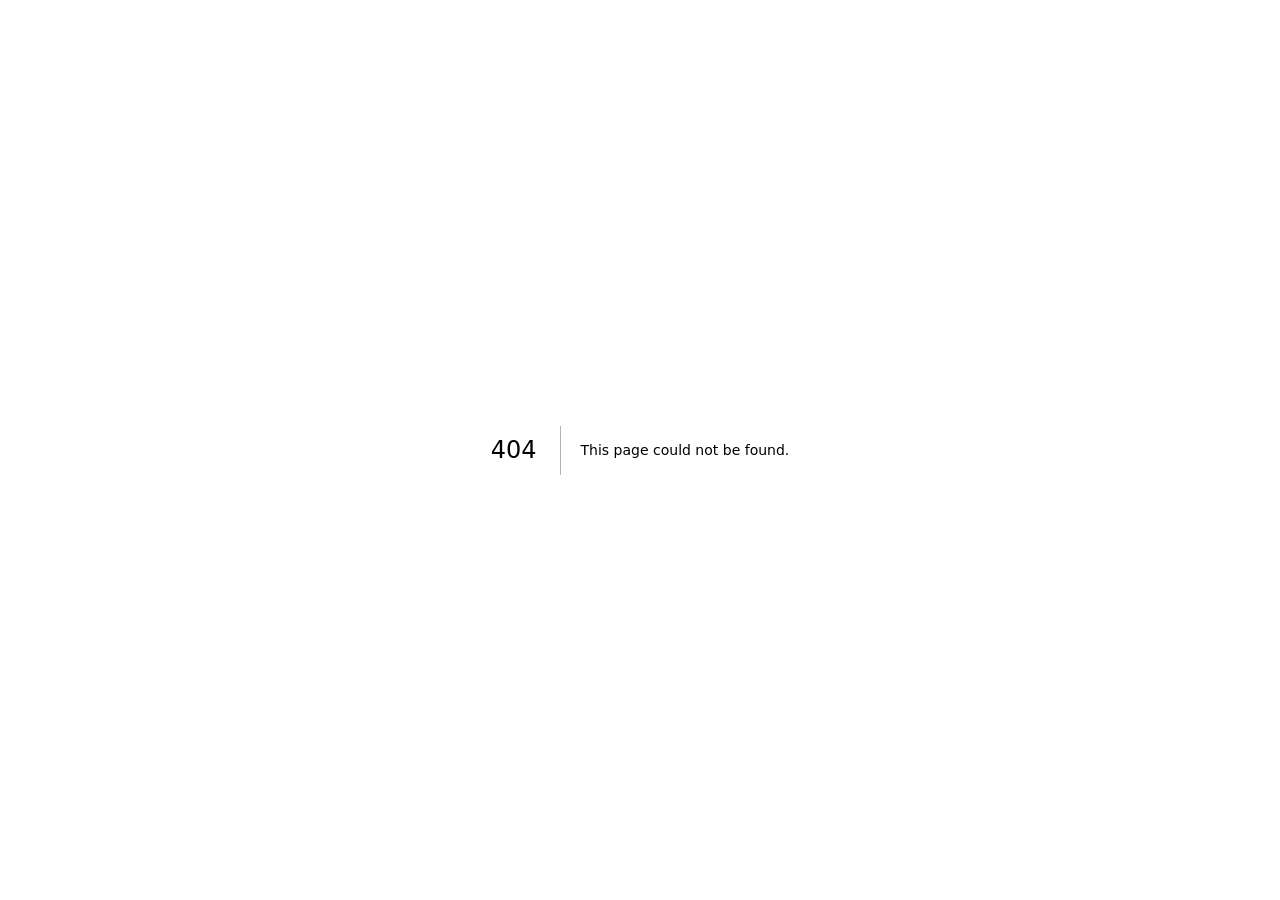
<file: 404/index.html>
<!DOCTYPE html><html lang="zh-CN"><head><meta charSet="utf-8"/><meta name="viewport" content="width=device-width, initial-scale=1"/><link rel="stylesheet" href="/_next/static/chunks/0xczfwa1be_9a.css" data-precedence="next"/><link rel="preload" as="script" fetchPriority="low" href="/_next/static/chunks/11qk_vpw_zwkf.js"/><script src="/_next/static/chunks/125l.7mq080dp.js" async=""></script><script src="/_next/static/chunks/10u3y4bw1ayzs.js" async=""></script><script src="/_next/static/chunks/turbopack-0x3h0o5n5ls1-.js" async=""></script><script src="/_next/static/chunks/0fsi8lw5utejl.js" async=""></script><script src="/_next/static/chunks/0d3tkj33oycf2.js" async=""></script><meta name="robots" content="noindex"/><title>404: This page could not be found.</title><title>Pomelo Go &amp; Pomelo Prism — 看清每一次连接</title><meta name="description" content="Pomelo Go 与 Pomelo Prism 是面向 iPhone 和 Mac 的本机网络分析工具。捕获设备流量、整理连接会话、查看原始数据，并将结果留在你的设备上。"/><meta property="og:title" content="Pomelo Go &amp; Pomelo Prism — 看清每一次连接"/><meta property="og:description" content="清晰捕获，安心分析。为 iPhone 与 Mac 打造的本机网络分析工具。"/><meta property="og:url" content="http://localhost:3000/"/><meta property="og:locale" content="zh_CN"/><meta property="og:image" content="http://localhost:3000/og.png"/><meta property="og:image:width" content="1200"/><meta property="og:image:height" content="630"/><meta property="og:image:alt" content="Pomelo Go 与 Pomelo Prism — 看清每一次连接"/><meta property="og:type" content="website"/><meta name="twitter:card" content="summary_large_image"/><meta name="twitter:title" content="Pomelo Go &amp; Pomelo Prism — 看清每一次连接"/><meta name="twitter:description" content="清晰捕获，安心分析。为 iPhone 与 Mac 打造的本机网络分析工具。"/><meta name="twitter:image" content="http://localhost:3000/og.png"/><link rel="shortcut icon" href="/pomelo-icon.png"/><link rel="icon" href="/pomelo-icon.png"/><link rel="apple-touch-icon" href="/pomelo-icon.png"/><script src="/_next/static/chunks/03~yq9q893hmn.js" noModule=""></script></head><body><div hidden=""><!--$--><!--/$--></div><div style="font-family:system-ui,&quot;Segoe UI&quot;,Roboto,Helvetica,Arial,sans-serif,&quot;Apple Color Emoji&quot;,&quot;Segoe UI Emoji&quot;;height:100vh;text-align:center;display:flex;flex-direction:column;align-items:center;justify-content:center"><div><style>body{color:#000;background:#fff;margin:0}.next-error-h1{border-right:1px solid rgba(0,0,0,.3)}@media (prefers-color-scheme:dark){body{color:#fff;background:#000}.next-error-h1{border-right:1px solid rgba(255,255,255,.3)}}</style><h1 class="next-error-h1" style="display:inline-block;margin:0 20px 0 0;padding:0 23px 0 0;font-size:24px;font-weight:500;vertical-align:top;line-height:49px">404</h1><div style="display:inline-block"><h2 style="font-size:14px;font-weight:400;line-height:49px;margin:0">This page could not be found.</h2></div></div></div><!--$--><!--/$--><script src="/_next/static/chunks/11qk_vpw_zwkf.js" id="_R_" async=""></script><script>(self.__next_f=self.__next_f||[]).push([0])</script><script>self.__next_f.push([1,"1:\"$Sreact.fragment\"\n2:I[39756,[\"/_next/static/chunks/0fsi8lw5utejl.js\",\"/_next/static/chunks/0d3tkj33oycf2.js\"],\"default\"]\n3:I[37457,[\"/_next/static/chunks/0fsi8lw5utejl.js\",\"/_next/static/chunks/0d3tkj33oycf2.js\"],\"default\"]\n4:I[97367,[\"/_next/static/chunks/0fsi8lw5utejl.js\",\"/_next/static/chunks/0d3tkj33oycf2.js\"],\"OutletBoundary\"]\n5:\"$Sreact.suspense\"\n8:I[97367,[\"/_next/static/chunks/0fsi8lw5utejl.js\",\"/_next/static/chunks/0d3tkj33oycf2.js\"],\"ViewportBoundary\"]\na:I[97367,[\"/_next/static/chunks/0fsi8lw5utejl.js\",\"/_next/static/chunks/0d3tkj33oycf2.js\"],\"MetadataBoundary\"]\nc:I[68027,[\"/_next/static/chunks/0fsi8lw5utejl.js\",\"/_next/static/chunks/0d3tkj33oycf2.js\"],\"default\",1]\n:HL[\"/_next/static/chunks/0xczfwa1be_9a.css\",\"style\"]\n"])</script><script>self.__next_f.push([1,"0:{\"P\":null,\"c\":[\"\",\"_not-found\",\"\"],\"q\":\"\",\"i\":false,\"f\":[[[\"\",{\"children\":[\"/_not-found\",{\"children\":[\"__PAGE__\",{}]}]},\"$undefined\",\"$undefined\",16],[[\"$\",\"$1\",\"c\",{\"children\":[[[\"$\",\"link\",\"0\",{\"rel\":\"stylesheet\",\"href\":\"/_next/static/chunks/0xczfwa1be_9a.css\",\"precedence\":\"next\",\"crossOrigin\":\"$undefined\",\"nonce\":\"$undefined\"}],[\"$\",\"script\",\"script-0\",{\"src\":\"/_next/static/chunks/0fsi8lw5utejl.js\",\"async\":true,\"nonce\":\"$undefined\"}],[\"$\",\"script\",\"script-1\",{\"src\":\"/_next/static/chunks/0d3tkj33oycf2.js\",\"async\":true,\"nonce\":\"$undefined\"}]],[\"$\",\"html\",null,{\"lang\":\"zh-CN\",\"children\":[\"$\",\"body\",null,{\"children\":[\"$\",\"$L2\",null,{\"parallelRouterKey\":\"children\",\"error\":\"$undefined\",\"errorStyles\":\"$undefined\",\"errorScripts\":\"$undefined\",\"template\":[\"$\",\"$L3\",null,{}],\"templateStyles\":\"$undefined\",\"templateScripts\":\"$undefined\",\"notFound\":[[[\"$\",\"title\",null,{\"children\":\"404: This page could not be found.\"}],[\"$\",\"div\",null,{\"style\":{\"fontFamily\":\"system-ui,\\\"Segoe UI\\\",Roboto,Helvetica,Arial,sans-serif,\\\"Apple Color Emoji\\\",\\\"Segoe UI Emoji\\\"\",\"height\":\"100vh\",\"textAlign\":\"center\",\"display\":\"flex\",\"flexDirection\":\"column\",\"alignItems\":\"center\",\"justifyContent\":\"center\"},\"children\":[\"$\",\"div\",null,{\"children\":[[\"$\",\"style\",null,{\"dangerouslySetInnerHTML\":{\"__html\":\"body{color:#000;background:#fff;margin:0}.next-error-h1{border-right:1px solid rgba(0,0,0,.3)}@media (prefers-color-scheme:dark){body{color:#fff;background:#000}.next-error-h1{border-right:1px solid rgba(255,255,255,.3)}}\"}}],[\"$\",\"h1\",null,{\"className\":\"next-error-h1\",\"style\":{\"display\":\"inline-block\",\"margin\":\"0 20px 0 0\",\"padding\":\"0 23px 0 0\",\"fontSize\":24,\"fontWeight\":500,\"verticalAlign\":\"top\",\"lineHeight\":\"49px\"},\"children\":404}],[\"$\",\"div\",null,{\"style\":{\"display\":\"inline-block\"},\"children\":[\"$\",\"h2\",null,{\"style\":{\"fontSize\":14,\"fontWeight\":400,\"lineHeight\":\"49px\",\"margin\":0},\"children\":\"This page could not be found.\"}]}]]}]}]],[]],\"forbidden\":\"$undefined\",\"unauthorized\":\"$undefined\"}]}]}]]}],{\"children\":[[\"$\",\"$1\",\"c\",{\"children\":[null,[\"$\",\"$L2\",null,{\"parallelRouterKey\":\"children\",\"error\":\"$undefined\",\"errorStyles\":\"$undefined\",\"errorScripts\":\"$undefined\",\"template\":[\"$\",\"$L3\",null,{}],\"templateStyles\":\"$undefined\",\"templateScripts\":\"$undefined\",\"notFound\":\"$undefined\",\"forbidden\":\"$undefined\",\"unauthorized\":\"$undefined\"}]]}],{\"children\":[[\"$\",\"$1\",\"c\",{\"children\":[[[\"$\",\"title\",null,{\"children\":\"404: This page could not be found.\"}],[\"$\",\"div\",null,{\"style\":\"$0:f:0:1:0:props:children:1:props:children:props:children:props:notFound:0:1:props:style\",\"children\":[\"$\",\"div\",null,{\"children\":[[\"$\",\"style\",null,{\"dangerouslySetInnerHTML\":{\"__html\":\"body{color:#000;background:#fff;margin:0}.next-error-h1{border-right:1px solid rgba(0,0,0,.3)}@media (prefers-color-scheme:dark){body{color:#fff;background:#000}.next-error-h1{border-right:1px solid rgba(255,255,255,.3)}}\"}}],[\"$\",\"h1\",null,{\"className\":\"next-error-h1\",\"style\":\"$0:f:0:1:0:props:children:1:props:children:props:children:props:notFound:0:1:props:children:props:children:1:props:style\",\"children\":404}],[\"$\",\"div\",null,{\"style\":\"$0:f:0:1:0:props:children:1:props:children:props:children:props:notFound:0:1:props:children:props:children:2:props:style\",\"children\":[\"$\",\"h2\",null,{\"style\":\"$0:f:0:1:0:props:children:1:props:children:props:children:props:notFound:0:1:props:children:props:children:2:props:children:props:style\",\"children\":\"This page could not be found.\"}]}]]}]}]],null,[\"$\",\"$L4\",null,{\"children\":[\"$\",\"$5\",null,{\"name\":\"Next.MetadataOutlet\",\"children\":\"$@6\"}]}]]}],{},null,false,null]},null,false,\"$@7\"]},null,false,null],[\"$\",\"$1\",\"h\",{\"children\":[[\"$\",\"meta\",null,{\"name\":\"robots\",\"content\":\"noindex\"}],[\"$\",\"$L8\",null,{\"children\":\"$L9\"}],[\"$\",\"div\",null,{\"hidden\":true,\"children\":[\"$\",\"$La\",null,{\"children\":[\"$\",\"$5\",null,{\"name\":\"Next.Metadata\",\"children\":\"$Lb\"}]}]}],null]}],false]],\"m\":\"$undefined\",\"G\":[\"$c\",[[\"$\",\"link\",\"0\",{\"rel\":\"stylesheet\",\"href\":\"/_next/static/chunks/0xczfwa1be_9a.css\",\"precedence\":\"next\",\"crossOrigin\":\"$undefined\",\"nonce\":\"$undefined\"}]]],\"S\":true,\"h\":null,\"s\":\"$undefined\",\"l\":\"$undefined\",\"p\":\"$undefined\",\"d\":\"$undefined\",\"b\":\"MqrkELtoD-3BnXEUqqU1c\"}\n"])</script><script>self.__next_f.push([1,"d:[]\n7:\"$Wd\"\n"])</script><script>self.__next_f.push([1,"9:[[\"$\",\"meta\",\"0\",{\"charSet\":\"utf-8\"}],[\"$\",\"meta\",\"1\",{\"name\":\"viewport\",\"content\":\"width=device-width, initial-scale=1\"}]]\n"])</script><script>self.__next_f.push([1,"e:I[27201,[\"/_next/static/chunks/0fsi8lw5utejl.js\",\"/_next/static/chunks/0d3tkj33oycf2.js\"],\"IconMark\"]\n6:null\n"])</script><script>self.__next_f.push([1,"b:[[\"$\",\"title\",\"0\",{\"children\":\"Pomelo Go \u0026 Pomelo Prism — 看清每一次连接\"}],[\"$\",\"meta\",\"1\",{\"name\":\"description\",\"content\":\"Pomelo Go 与 Pomelo Prism 是面向 iPhone 和 Mac 的本机网络分析工具。捕获设备流量、整理连接会话、查看原始数据，并将结果留在你的设备上。\"}],[\"$\",\"meta\",\"2\",{\"property\":\"og:title\",\"content\":\"Pomelo Go \u0026 Pomelo Prism — 看清每一次连接\"}],[\"$\",\"meta\",\"3\",{\"property\":\"og:description\",\"content\":\"清晰捕获，安心分析。为 iPhone 与 Mac 打造的本机网络分析工具。\"}],[\"$\",\"meta\",\"4\",{\"property\":\"og:url\",\"content\":\"http://localhost:3000/\"}],[\"$\",\"meta\",\"5\",{\"property\":\"og:locale\",\"content\":\"zh_CN\"}],[\"$\",\"meta\",\"6\",{\"property\":\"og:image\",\"content\":\"http://localhost:3000/og.png\"}],[\"$\",\"meta\",\"7\",{\"property\":\"og:image:width\",\"content\":\"1200\"}],[\"$\",\"meta\",\"8\",{\"property\":\"og:image:height\",\"content\":\"630\"}],[\"$\",\"meta\",\"9\",{\"property\":\"og:image:alt\",\"content\":\"Pomelo Go 与 Pomelo Prism — 看清每一次连接\"}],[\"$\",\"meta\",\"10\",{\"property\":\"og:type\",\"content\":\"website\"}],[\"$\",\"meta\",\"11\",{\"name\":\"twitter:card\",\"content\":\"summary_large_image\"}],[\"$\",\"meta\",\"12\",{\"name\":\"twitter:title\",\"content\":\"Pomelo Go \u0026 Pomelo Prism — 看清每一次连接\"}],[\"$\",\"meta\",\"13\",{\"name\":\"twitter:description\",\"content\":\"清晰捕获，安心分析。为 iPhone 与 Mac 打造的本机网络分析工具。\"}],[\"$\",\"meta\",\"14\",{\"name\":\"twitter:image\",\"content\":\"http://localhost:3000/og.png\"}],[\"$\",\"link\",\"15\",{\"rel\":\"shortcut icon\",\"href\":\"/pomelo-icon.png\"}],[\"$\",\"link\",\"16\",{\"rel\":\"icon\",\"href\":\"/pomelo-icon.png\"}],[\"$\",\"link\",\"17\",{\"rel\":\"apple-touch-icon\",\"href\":\"/pomelo-icon.png\"}],[\"$\",\"$Le\",\"18\",{}]]\n"])</script></body></html>
</file>
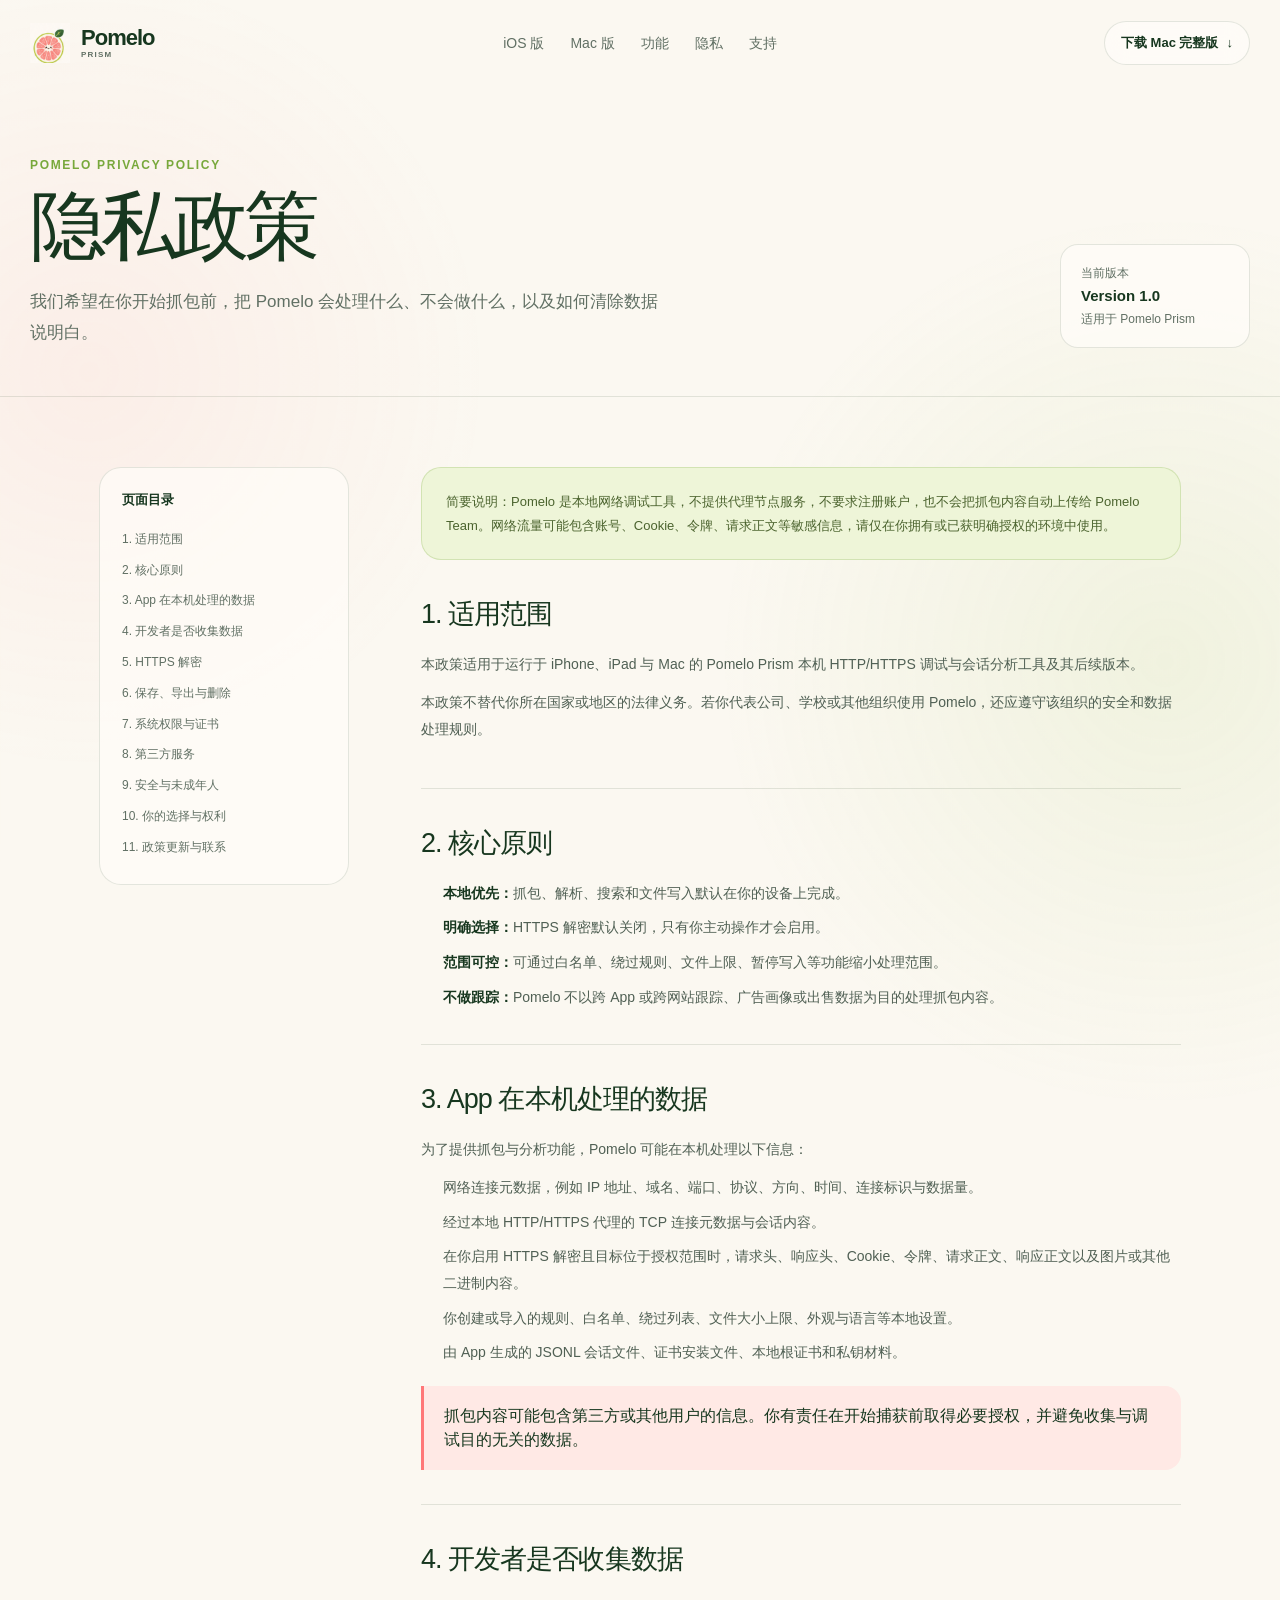
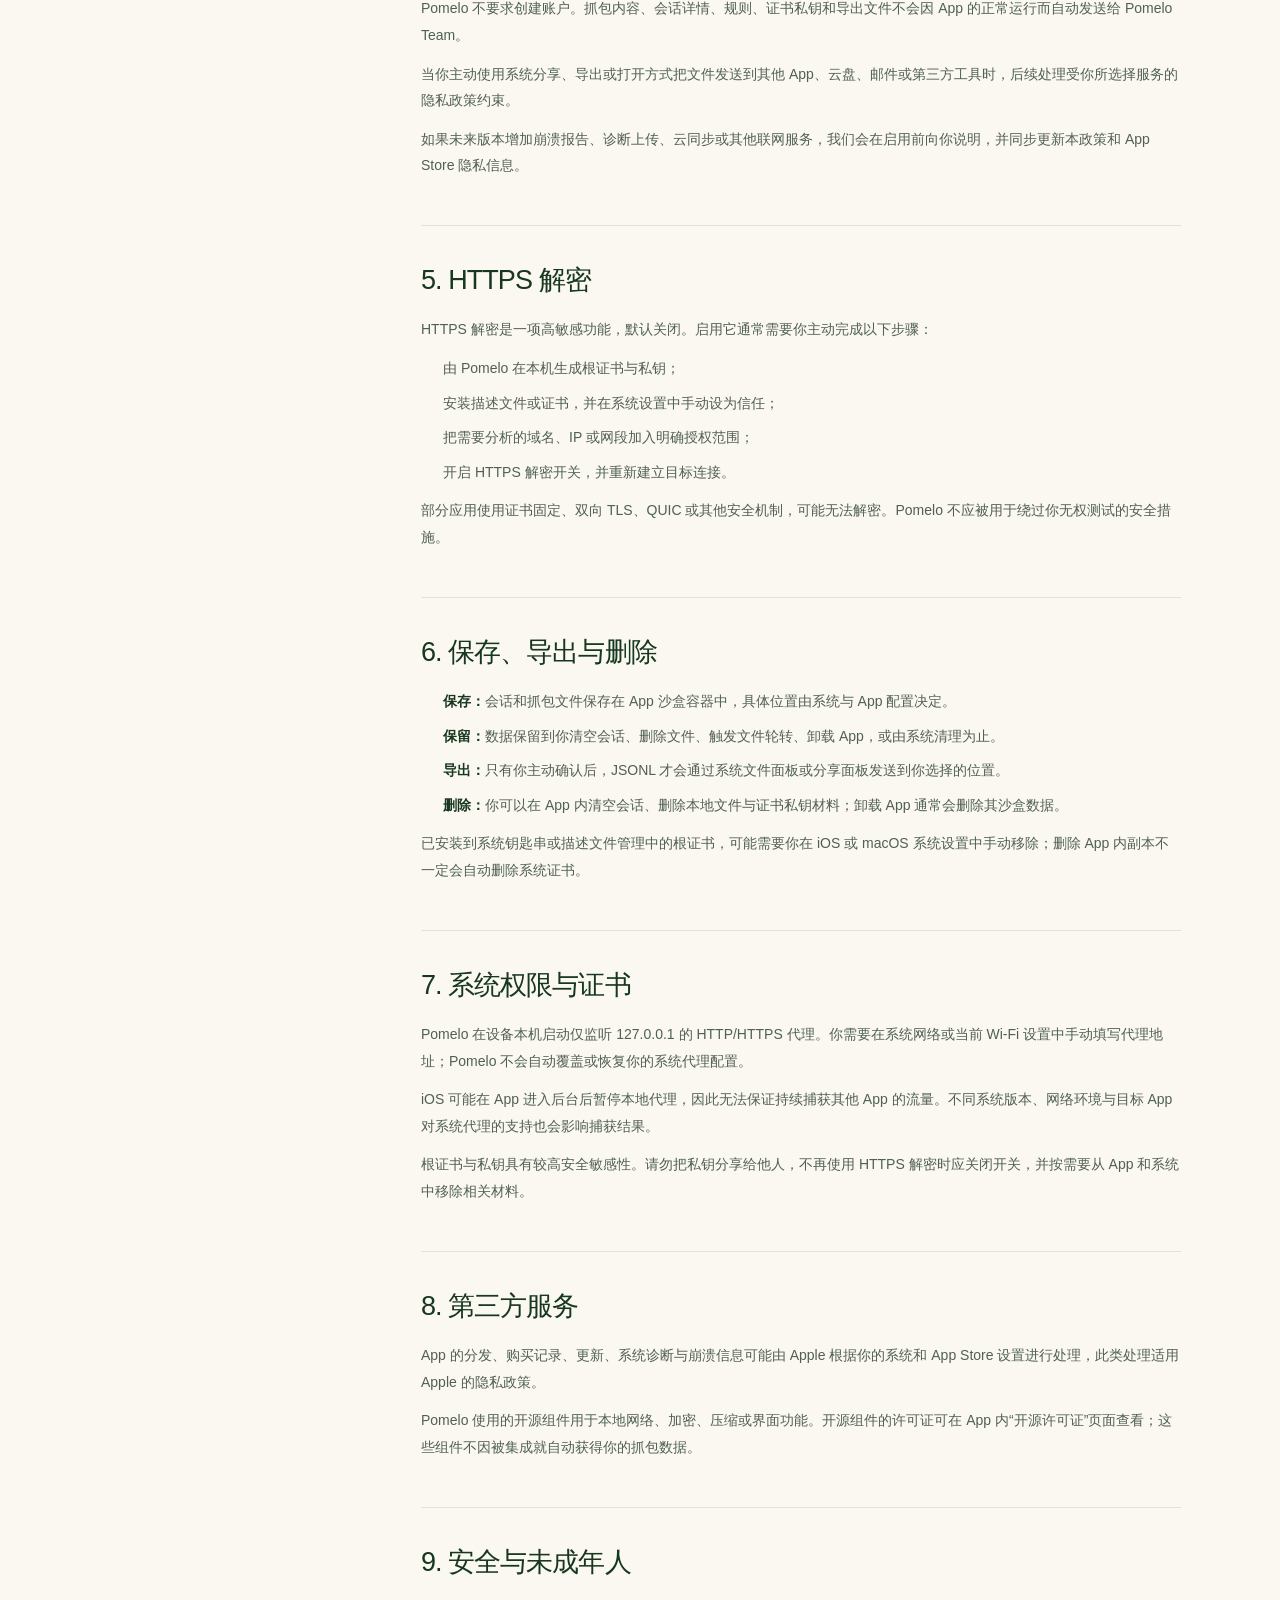
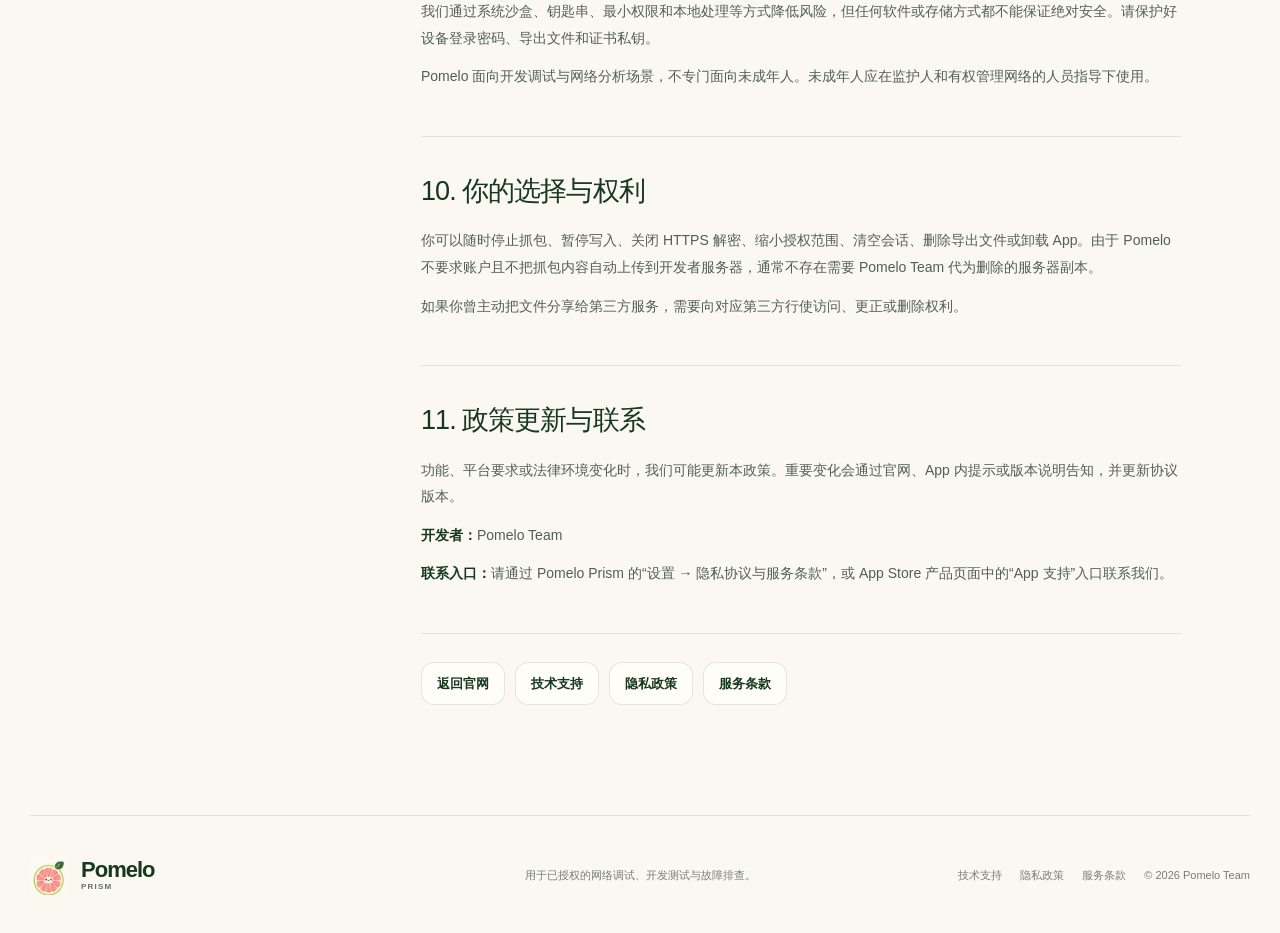
<file: privacy/index.html>
<!DOCTYPE html><html lang="zh-CN"><head><meta charSet="utf-8"/><meta name="viewport" content="width=device-width, initial-scale=1"/><link rel="preload" href="/pomelo-icon.png" as="image"/><link rel="stylesheet" href="/_next/static/chunks/0xczfwa1be_9a.css" data-precedence="next"/><link rel="preload" as="script" fetchPriority="low" href="/_next/static/chunks/11qk_vpw_zwkf.js"/><script src="/_next/static/chunks/125l.7mq080dp.js" async=""></script><script src="/_next/static/chunks/10u3y4bw1ayzs.js" async=""></script><script src="/_next/static/chunks/turbopack-0x3h0o5n5ls1-.js" async=""></script><script src="/_next/static/chunks/0fsi8lw5utejl.js" async=""></script><script src="/_next/static/chunks/0d3tkj33oycf2.js" async=""></script><title>隐私政策 — Pomelo Prism</title><meta name="description" content="Pomelo Prism 关于本地 HTTP/HTTPS 调试、HTTPS 解密、文件保存、用户选择与数据删除的隐私说明。"/><meta property="og:title" content="Pomelo Go &amp; Pomelo Prism — 看清每一次连接"/><meta property="og:description" content="清晰捕获，安心分析。为 iPhone 与 Mac 打造的本机网络分析工具。"/><meta property="og:url" content="http://localhost:3000/"/><meta property="og:locale" content="zh_CN"/><meta property="og:image" content="http://localhost:3000/og.png"/><meta property="og:image:width" content="1200"/><meta property="og:image:height" content="630"/><meta property="og:image:alt" content="Pomelo Go 与 Pomelo Prism — 看清每一次连接"/><meta property="og:type" content="website"/><meta name="twitter:card" content="summary_large_image"/><meta name="twitter:title" content="Pomelo Go &amp; Pomelo Prism — 看清每一次连接"/><meta name="twitter:description" content="清晰捕获，安心分析。为 iPhone 与 Mac 打造的本机网络分析工具。"/><meta name="twitter:image" content="http://localhost:3000/og.png"/><link rel="shortcut icon" href="/pomelo-icon.png"/><link rel="icon" href="/pomelo-icon.png"/><link rel="apple-touch-icon" href="/pomelo-icon.png"/><script src="/_next/static/chunks/03~yq9q893hmn.js" noModule=""></script></head><body><div hidden=""><!--$--><!--/$--></div><main class="legal-page"><nav class="nav shell" aria-label="主导航"><a class="brand" href="/#top" aria-label="Pomelo 首页"><img src="/pomelo-icon.png" alt=""/><span class="brand-copy"><strong>Pomelo</strong><small>PRISM</small></span></a><div class="nav-links"><a href="/#go">iOS 版</a><a href="/#prism">Mac 版</a><a href="/#features">功能</a><a href="/#privacy">隐私</a><a href="/support/">支持</a></div><a class="nav-cta" href="/downloads/Pomelo-Prism.dmg" download="">下载 Mac 完整版 <span aria-hidden="true">↓</span></a></nav><header class="legal-hero"><div class="shell legal-hero-inner"><div><span class="kicker">POMELO PRIVACY POLICY</span><h1>隐私政策</h1><p>我们希望在你开始抓包前，把 Pomelo 会处理什么、不会做什么，以及如何清除数据说明白。</p></div><div class="legal-version"><span>当前版本</span><strong>Version 1.0</strong><span>适用于 Pomelo Prism</span></div></div></header><div class="shell legal-layout"><aside class="legal-toc" aria-label="页面目录"><strong>页面目录</strong><a href="#scope">1. 适用范围</a><a href="#principles">2. 核心原则</a><a href="#processed-data">3. App 在本机处理的数据</a><a href="#collection">4. 开发者是否收集数据</a><a href="#https">5. HTTPS 解密</a><a href="#storage">6. 保存、导出与删除</a><a href="#permissions">7. 系统权限与证书</a><a href="#third-parties">8. 第三方服务</a><a href="#security">9. 安全与未成年人</a><a href="#choices">10. 你的选择与权利</a><a href="#changes">11. 政策更新与联系</a></aside><article class="legal-content"><div class="legal-notice">简要说明：Pomelo 是本地网络调试工具，不提供代理节点服务，不要求注册账户，也不会把抓包内容自动上传给 Pomelo Team。网络流量可能包含账号、Cookie、令牌、请求正文等敏感信息，请仅在你拥有或已获明确授权的环境中使用。</div><section class="legal-section" id="scope"><h2>1. 适用范围</h2><p>本政策适用于运行于 iPhone、iPad 与 Mac 的 Pomelo Prism 本机 HTTP/HTTPS 调试与会话分析工具及其后续版本。</p><p>本政策不替代你所在国家或地区的法律义务。若你代表公司、学校或其他组织使用 Pomelo，还应遵守该组织的安全和数据处理规则。</p></section><section class="legal-section" id="principles"><h2>2. 核心原则</h2><ul><li><strong>本地优先：</strong>抓包、解析、搜索和文件写入默认在你的设备上完成。</li><li><strong>明确选择：</strong>HTTPS 解密默认关闭，只有你主动操作才会启用。</li><li><strong>范围可控：</strong>可通过白名单、绕过规则、文件上限、暂停写入等功能缩小处理范围。</li><li><strong>不做跟踪：</strong>Pomelo 不以跨 App 或跨网站跟踪、广告画像或出售数据为目的处理抓包内容。</li></ul></section><section class="legal-section" id="processed-data"><h2>3. App 在本机处理的数据</h2><p>为了提供抓包与分析功能，Pomelo 可能在本机处理以下信息：</p><ul><li>网络连接元数据，例如 IP 地址、域名、端口、协议、方向、时间、连接标识与数据量。</li><li>经过本地 HTTP/HTTPS 代理的 TCP 连接元数据与会话内容。</li><li>在你启用 HTTPS 解密且目标位于授权范围时，请求头、响应头、Cookie、令牌、请求正文、响应正文以及图片或其他二进制内容。</li><li>你创建或导入的规则、白名单、绕过列表、文件大小上限、外观与语言等本地设置。</li><li>由 App 生成的 JSONL 会话文件、证书安装文件、本地根证书和私钥材料。</li></ul><div class="legal-callout">抓包内容可能包含第三方或其他用户的信息。你有责任在开始捕获前取得必要授权，并避免收集与调试目的无关的数据。</div></section><section class="legal-section" id="collection"><h2>4. 开发者是否收集数据</h2><p>Pomelo 不要求创建账户。抓包内容、会话详情、规则、证书私钥和导出文件不会因 App 的正常运行而自动发送给 Pomelo Team。</p><p>当你主动使用系统分享、导出或打开方式把文件发送到其他 App、云盘、邮件或第三方工具时，后续处理受你所选择服务的隐私政策约束。</p><p>如果未来版本增加崩溃报告、诊断上传、云同步或其他联网服务，我们会在启用前向你说明，并同步更新本政策和 App Store 隐私信息。</p></section><section class="legal-section" id="https"><h2>5. HTTPS 解密</h2><p>HTTPS 解密是一项高敏感功能，默认关闭。启用它通常需要你主动完成以下步骤：</p><ol><li>由 Pomelo 在本机生成根证书与私钥；</li><li>安装描述文件或证书，并在系统设置中手动设为信任；</li><li>把需要分析的域名、IP 或网段加入明确授权范围；</li><li>开启 HTTPS 解密开关，并重新建立目标连接。</li></ol><p>部分应用使用证书固定、双向 TLS、QUIC 或其他安全机制，可能无法解密。Pomelo 不应被用于绕过你无权测试的安全措施。</p></section><section class="legal-section" id="storage"><h2>6. 保存、导出与删除</h2><ul><li><strong>保存：</strong>会话和抓包文件保存在 App 沙盒容器中，具体位置由系统与 App 配置决定。</li><li><strong>保留：</strong>数据保留到你清空会话、删除文件、触发文件轮转、卸载 App，或由系统清理为止。</li><li><strong>导出：</strong>只有你主动确认后，JSONL 才会通过系统文件面板或分享面板发送到你选择的位置。</li><li><strong>删除：</strong>你可以在 App 内清空会话、删除本地文件与证书私钥材料；卸载 App 通常会删除其沙盒数据。</li></ul><p>已安装到系统钥匙串或描述文件管理中的根证书，可能需要你在 iOS 或 macOS 系统设置中手动移除；删除 App 内副本不一定会自动删除系统证书。</p></section><section class="legal-section" id="permissions"><h2>7. 系统权限与证书</h2><p>Pomelo 在设备本机启动仅监听 127.0.0.1 的 HTTP/HTTPS 代理。你需要在系统网络或当前 Wi-Fi 设置中手动填写代理地址；Pomelo 不会自动覆盖或恢复你的系统代理配置。</p><p>iOS 可能在 App 进入后台后暂停本地代理，因此无法保证持续捕获其他 App 的流量。不同系统版本、网络环境与目标 App 对系统代理的支持也会影响捕获结果。</p><p>根证书与私钥具有较高安全敏感性。请勿把私钥分享给他人，不再使用 HTTPS 解密时应关闭开关，并按需要从 App 和系统中移除相关材料。</p></section><section class="legal-section" id="third-parties"><h2>8. 第三方服务</h2><p>App 的分发、购买记录、更新、系统诊断与崩溃信息可能由 Apple 根据你的系统和 App Store 设置进行处理，此类处理适用 Apple 的隐私政策。</p><p>Pomelo 使用的开源组件用于本地网络、加密、压缩或界面功能。开源组件的许可证可在 App 内“开源许可证”页面查看；这些组件不因被集成就自动获得你的抓包数据。</p></section><section class="legal-section" id="security"><h2>9. 安全与未成年人</h2><p>我们通过系统沙盒、钥匙串、最小权限和本地处理等方式降低风险，但任何软件或存储方式都不能保证绝对安全。请保护好设备登录密码、导出文件和证书私钥。</p><p>Pomelo 面向开发调试与网络分析场景，不专门面向未成年人。未成年人应在监护人和有权管理网络的人员指导下使用。</p></section><section class="legal-section" id="choices"><h2>10. 你的选择与权利</h2><p>你可以随时停止抓包、暂停写入、关闭 HTTPS 解密、缩小授权范围、清空会话、删除导出文件或卸载 App。由于 Pomelo 不要求账户且不把抓包内容自动上传到开发者服务器，通常不存在需要 Pomelo Team 代为删除的服务器副本。</p><p>如果你曾主动把文件分享给第三方服务，需要向对应第三方行使访问、更正或删除权利。</p></section><section class="legal-section" id="changes"><h2>11. 政策更新与联系</h2><p>功能、平台要求或法律环境变化时，我们可能更新本政策。重要变化会通过官网、App 内提示或版本说明告知，并更新协议版本。</p><p><strong>开发者：</strong>Pomelo Team</p><p><strong>联系入口：</strong>请通过 Pomelo Prism 的“设置 → 隐私协议与服务条款”，或 App Store 产品页面中的“App 支持”入口联系我们。</p></section><div class="legal-links"><a href="/">返回官网</a><a href="/support/">技术支持</a><a href="/privacy/">隐私政策</a><a href="/terms/">服务条款</a></div></article></div><footer class="footer shell"><a class="brand" href="/#top"><img src="/pomelo-icon.png" alt=""/><span class="brand-copy"><strong>Pomelo</strong><small>PRISM</small></span></a><p>用于已授权的网络调试、开发测试与故障排查。</p><div class="footer-links"><a href="/support/">技术支持</a><a href="/privacy/">隐私政策</a><a href="/terms/">服务条款</a><span>© 2026 Pomelo Team</span></div></footer></main><!--$--><!--/$--><script src="/_next/static/chunks/11qk_vpw_zwkf.js" id="_R_" async=""></script><script>(self.__next_f=self.__next_f||[]).push([0])</script><script>self.__next_f.push([1,"1:\"$Sreact.fragment\"\n2:I[39756,[\"/_next/static/chunks/0fsi8lw5utejl.js\",\"/_next/static/chunks/0d3tkj33oycf2.js\"],\"default\"]\n3:I[37457,[\"/_next/static/chunks/0fsi8lw5utejl.js\",\"/_next/static/chunks/0d3tkj33oycf2.js\"],\"default\"]\n16:I[68027,[\"/_next/static/chunks/0fsi8lw5utejl.js\",\"/_next/static/chunks/0d3tkj33oycf2.js\"],\"default\",1]\n:HL[\"/_next/static/chunks/0xczfwa1be_9a.css\",\"style\"]\n:HL[\"/pomelo-icon.png\",\"image\"]\n"])</script><script>self.__next_f.push([1,"0:{\"P\":null,\"c\":[\"\",\"privacy\",\"\"],\"q\":\"\",\"i\":false,\"f\":[[[\"\",{\"children\":[\"privacy\",{\"children\":[\"__PAGE__\",{}]}]},\"$undefined\",\"$undefined\",16],[[\"$\",\"$1\",\"c\",{\"children\":[[[\"$\",\"link\",\"0\",{\"rel\":\"stylesheet\",\"href\":\"/_next/static/chunks/0xczfwa1be_9a.css\",\"precedence\":\"next\",\"crossOrigin\":\"$undefined\",\"nonce\":\"$undefined\"}],[\"$\",\"script\",\"script-0\",{\"src\":\"/_next/static/chunks/0fsi8lw5utejl.js\",\"async\":true,\"nonce\":\"$undefined\"}],[\"$\",\"script\",\"script-1\",{\"src\":\"/_next/static/chunks/0d3tkj33oycf2.js\",\"async\":true,\"nonce\":\"$undefined\"}]],[\"$\",\"html\",null,{\"lang\":\"zh-CN\",\"children\":[\"$\",\"body\",null,{\"children\":[\"$\",\"$L2\",null,{\"parallelRouterKey\":\"children\",\"error\":\"$undefined\",\"errorStyles\":\"$undefined\",\"errorScripts\":\"$undefined\",\"template\":[\"$\",\"$L3\",null,{}],\"templateStyles\":\"$undefined\",\"templateScripts\":\"$undefined\",\"notFound\":[[[\"$\",\"title\",null,{\"children\":\"404: This page could not be found.\"}],[\"$\",\"div\",null,{\"style\":{\"fontFamily\":\"system-ui,\\\"Segoe UI\\\",Roboto,Helvetica,Arial,sans-serif,\\\"Apple Color Emoji\\\",\\\"Segoe UI Emoji\\\"\",\"height\":\"100vh\",\"textAlign\":\"center\",\"display\":\"flex\",\"flexDirection\":\"column\",\"alignItems\":\"center\",\"justifyContent\":\"center\"},\"children\":[\"$\",\"div\",null,{\"children\":[[\"$\",\"style\",null,{\"dangerouslySetInnerHTML\":{\"__html\":\"body{color:#000;background:#fff;margin:0}.next-error-h1{border-right:1px solid rgba(0,0,0,.3)}@media (prefers-color-scheme:dark){body{color:#fff;background:#000}.next-error-h1{border-right:1px solid rgba(255,255,255,.3)}}\"}}],[\"$\",\"h1\",null,{\"className\":\"next-error-h1\",\"style\":{\"display\":\"inline-block\",\"margin\":\"0 20px 0 0\",\"padding\":\"0 23px 0 0\",\"fontSize\":24,\"fontWeight\":500,\"verticalAlign\":\"top\",\"lineHeight\":\"49px\"},\"children\":404}],[\"$\",\"div\",null,{\"style\":{\"display\":\"inline-block\"},\"children\":[\"$\",\"h2\",null,{\"style\":{\"fontSize\":14,\"fontWeight\":400,\"lineHeight\":\"49px\",\"margin\":0},\"children\":\"This page could not be found.\"}]}]]}]}]],[]],\"forbidden\":\"$undefined\",\"unauthorized\":\"$undefined\"}]}]}]]}],{\"children\":[[\"$\",\"$1\",\"c\",{\"children\":[null,[\"$\",\"$L2\",null,{\"parallelRouterKey\":\"children\",\"error\":\"$undefined\",\"errorStyles\":\"$undefined\",\"errorScripts\":\"$undefined\",\"template\":[\"$\",\"$L3\",null,{}],\"templateStyles\":\"$undefined\",\"templateScripts\":\"$undefined\",\"notFound\":\"$undefined\",\"forbidden\":\"$undefined\",\"unauthorized\":\"$undefined\"}]]}],{\"children\":[[\"$\",\"$1\",\"c\",{\"children\":[[\"$\",\"main\",null,{\"className\":\"legal-page\",\"children\":[[\"$\",\"nav\",null,{\"className\":\"nav shell\",\"aria-label\":\"主导航\",\"children\":[[\"$\",\"a\",null,{\"className\":\"brand\",\"href\":\"/#top\",\"aria-label\":\"Pomelo 首页\",\"children\":[[\"$\",\"img\",null,{\"src\":\"/pomelo-icon.png\",\"alt\":\"\"}],[\"$\",\"span\",null,{\"className\":\"brand-copy\",\"children\":[[\"$\",\"strong\",null,{\"children\":\"Pomelo\"}],[\"$\",\"small\",null,{\"children\":\"PRISM\"}]]}]]}],[\"$\",\"div\",null,{\"className\":\"nav-links\",\"children\":[[\"$\",\"a\",null,{\"href\":\"/#go\",\"children\":\"iOS 版\"}],[\"$\",\"a\",null,{\"href\":\"/#prism\",\"children\":\"Mac 版\"}],[\"$\",\"a\",null,{\"href\":\"/#features\",\"children\":\"功能\"}],[\"$\",\"a\",null,{\"href\":\"/#privacy\",\"children\":\"隐私\"}],[\"$\",\"a\",null,{\"href\":\"/support/\",\"children\":\"支持\"}]]}],[\"$\",\"a\",null,{\"className\":\"nav-cta\",\"href\":\"/downloads/Pomelo-Prism.dmg\",\"download\":true,\"children\":[\"下载 Mac 完整版 \",[\"$\",\"span\",null,{\"aria-hidden\":\"true\",\"children\":\"↓\"}]]}]]}],[\"$\",\"header\",null,{\"className\":\"legal-hero\",\"children\":[\"$\",\"div\",null,{\"className\":\"shell legal-hero-inner\",\"children\":[[\"$\",\"div\",null,{\"children\":[[\"$\",\"span\",null,{\"className\":\"kicker\",\"children\":\"POMELO PRIVACY POLICY\"}],[\"$\",\"h1\",null,{\"children\":\"隐私政策\"}],[\"$\",\"p\",null,{\"children\":\"我们希望在你开始抓包前，把 Pomelo 会处理什么、不会做什么，以及如何清除数据说明白。\"}]]}],[\"$\",\"div\",null,{\"className\":\"legal-version\",\"children\":[[\"$\",\"span\",null,{\"children\":\"当前版本\"}],[\"$\",\"strong\",null,{\"children\":\"Version 1.0\"}],[\"$\",\"span\",null,{\"children\":\"适用于 Pomelo Prism\"}]]}]]}]}],[\"$\",\"div\",null,{\"className\":\"shell legal-layout\",\"children\":[[\"$\",\"aside\",null,{\"className\":\"legal-toc\",\"aria-label\":\"页面目录\",\"children\":[[\"$\",\"strong\",null,{\"children\":\"页面目录\"}],[[\"$\",\"a\",\"scope\",{\"href\":\"#scope\",\"children\":\"1. 适用范围\"}],[\"$\",\"a\",\"principles\",{\"href\":\"#principles\",\"children\":\"2. 核心原则\"}],[\"$\",\"a\",\"processed-data\",{\"href\":\"#processed-data\",\"children\":\"3. App 在本机处理的数据\"}],[\"$\",\"a\",\"collection\",{\"href\":\"#collection\",\"children\":\"4. 开发者是否收集数据\"}],[\"$\",\"a\",\"https\",{\"href\":\"#https\",\"children\":\"5. HTTPS 解密\"}],[\"$\",\"a\",\"storage\",{\"href\":\"#storage\",\"children\":\"6. 保存、导出与删除\"}],[\"$\",\"a\",\"permissions\",{\"href\":\"#permissions\",\"children\":\"7. 系统权限与证书\"}],[\"$\",\"a\",\"third-parties\",{\"href\":\"#third-parties\",\"children\":\"8. 第三方服务\"}],[\"$\",\"a\",\"security\",{\"href\":\"#security\",\"children\":\"9. 安全与未成年人\"}],[\"$\",\"a\",\"choices\",{\"href\":\"#choices\",\"children\":\"10. 你的选择与权利\"}],[\"$\",\"a\",\"changes\",{\"href\":\"#changes\",\"children\":\"11. 政策更新与联系\"}]]]}],[\"$\",\"article\",null,{\"className\":\"legal-content\",\"children\":[[[\"$\",\"div\",null,{\"className\":\"legal-notice\",\"children\":\"简要说明：Pomelo 是本地网络调试工具，不提供代理节点服务，不要求注册账户，也不会把抓包内容自动上传给 Pomelo Team。网络流量可能包含账号、Cookie、令牌、请求正文等敏感信息，请仅在你拥有或已获明确授权的环境中使用。\"}],[\"$\",\"section\",null,{\"className\":\"legal-section\",\"id\":\"scope\",\"children\":[\"$L4\",\"$L5\",\"$L6\"]}],\"$L7\",\"$L8\",\"$L9\",\"$La\",\"$Lb\",\"$Lc\",\"$Ld\",\"$Le\",\"$Lf\",\"$L10\"],\"$L11\"]}]]}],\"$L12\"]}],null,\"$L13\"]}],{},null,false,null]},null,false,\"$@14\"]},null,false,null],\"$L15\",false]],\"m\":\"$undefined\",\"G\":[\"$16\",[\"$L17\"]],\"S\":true,\"h\":null,\"s\":\"$undefined\",\"l\":\"$undefined\",\"p\":\"$undefined\",\"d\":\"$undefined\",\"b\":\"MqrkELtoD-3BnXEUqqU1c\"}\n"])</script><script>self.__next_f.push([1,"18:I[97367,[\"/_next/static/chunks/0fsi8lw5utejl.js\",\"/_next/static/chunks/0d3tkj33oycf2.js\"],\"OutletBoundary\"]\n19:\"$Sreact.suspense\"\n1c:I[97367,[\"/_next/static/chunks/0fsi8lw5utejl.js\",\"/_next/static/chunks/0d3tkj33oycf2.js\"],\"ViewportBoundary\"]\n1e:I[97367,[\"/_next/static/chunks/0fsi8lw5utejl.js\",\"/_next/static/chunks/0d3tkj33oycf2.js\"],\"MetadataBoundary\"]\n4:[\"$\",\"h2\",null,{\"children\":\"1. 适用范围\"}]\n5:[\"$\",\"p\",null,{\"children\":\"本政策适用于运行于 iPhone、iPad 与 Mac 的 Pomelo Prism 本机 HTTP/HTTPS 调试与会话分析工具及其后续版本。\"}]\n6:[\"$\",\"p\",null,{\"children\":\"本政策不替代你所在国家或地区的法律义务。若你代表公司、学校或其他组织使用 Pomelo，还应遵守该组织的安全和数据处理规则。\"}]\n7:[\"$\",\"section\",null,{\"className\":\"legal-section\",\"id\":\"principles\",\"children\":[[\"$\",\"h2\",null,{\"children\":\"2. 核心原则\"}],[\"$\",\"ul\",null,{\"children\":[[\"$\",\"li\",null,{\"children\":[[\"$\",\"strong\",null,{\"children\":\"本地优先：\"}],\"抓包、解析、搜索和文件写入默认在你的设备上完成。\"]}],[\"$\",\"li\",null,{\"children\":[[\"$\",\"strong\",null,{\"children\":\"明确选择：\"}],\"HTTPS 解密默认关闭，只有你主动操作才会启用。\"]}],[\"$\",\"li\",null,{\"children\":[[\"$\",\"strong\",null,{\"children\":\"范围可控：\"}],\"可通过白名单、绕过规则、文件上限、暂停写入等功能缩小处理范围。\"]}],[\"$\",\"li\",null,{\"children\":[[\"$\",\"strong\",null,{\"children\":\"不做跟踪：\"}],\"Pomelo 不以跨 App 或跨网站跟踪、广告画像或出售数据为目的处理抓包内容。\"]}]]}]]}]\n8:[\"$\",\"section\",null,{\"className\":\"legal-section\",\"id\":\"processed-data\",\"children\":[[\"$\",\"h2\",null,{\"children\":\"3. App 在本机处理的数据\"}],[\"$\",\"p\",null,{\"children\":\"为了提供抓包与分析功能，Pomelo 可能在本机处理以下信息：\"}],[\"$\",\"ul\",null,{\"children\":[[\"$\",\"li\",null,{\"children\":\"网络连接元数据，例如 IP 地址、域名、端口、协议、方向、时间、连接标识与数据量。\"}],[\"$\",\"li\",null,{\"children\":\"经过本地 HTTP/HTTPS 代理的 TCP 连接元数据与会话内容。\"}],[\"$\",\"li\",null,{\"children\":\"在你启用 HTTPS 解密且目标位于授权范围时，请求头、响应头、Cookie、令牌、请求正文、响应正文以及图片或其他二进制内容。\"}],[\"$\",\"li\",null,{\"children\":\"你创建或导入的规则、白名单、绕过列表、文件大小上限、外观与语言等本地设置。\"}],[\"$\",\"li\",null,{\"children\":\"由 App 生成的 JSONL 会话文件、证书安装文件、本地根证书和私钥材料。\"}]]}],[\"$\",\"div\",null,{\"className\":\"legal-callout\",\"children\":\"抓包内容可能包含第三方或其他用户的信息。你有责任在开始捕获前取得必要授权，并避免收集与调试目的无关的数据。\"}]]}]\n9:[\"$\",\"section\",null,{\"className\":\"legal-section\",\"id\":\"collection\",\"children\":[[\"$\",\"h2\",null,{\"children\":\"4. 开发者是否收集数据\"}],[\"$\",\"p\",null,{\"children\":\"Pomelo 不要求创建账户。抓包内容、会话详情、规则、证书私钥和导出文件不会因 App 的正常运行而自动发送给 Pomelo Team。\"}],[\"$\",\"p\",null,{\"children\":\"当你主动使用系统分享、导出或打开方式把文件发送到其他 App、云盘、邮件或第三方工具时，后续处理受你所选择服务的隐私政策约束。\"}],[\"$\",\"p\",null,{\"children\":\"如果未来版本增加崩溃报告、诊断上传、云同步或其他联网服务，我们会在启用前向你说明，并同步更新本政策和 App Store 隐私信息。\"}]]}]\na:[\"$\",\"section\",null,{\"className\":\"legal-section\",\"id\":\"https\",\"children\":[[\"$\",\"h2\",null,{\"children\":\"5. HTTPS 解密\"}],[\"$\",\"p\",null,{\"children\":\"HTTPS 解密是一项高敏感功能，默认关闭。启用它通常需要你主动完成以下步骤：\"}],[\"$\",\"ol\",null,{\"children\":[[\"$\",\"li\",null,{\"children\":\"由 Pomelo 在本机生成根证书与私钥；\"}],[\"$\",\"li\",null,{\"children\":\"安装描述文件或证书，并在系统设置中手动设为信任；\"}],[\"$\",\"li\",null,{\"children\":\"把需"])</script><script>self.__next_f.push([1,"要分析的域名、IP 或网段加入明确授权范围；\"}],[\"$\",\"li\",null,{\"children\":\"开启 HTTPS 解密开关，并重新建立目标连接。\"}]]}],[\"$\",\"p\",null,{\"children\":\"部分应用使用证书固定、双向 TLS、QUIC 或其他安全机制，可能无法解密。Pomelo 不应被用于绕过你无权测试的安全措施。\"}]]}]\nb:[\"$\",\"section\",null,{\"className\":\"legal-section\",\"id\":\"storage\",\"children\":[[\"$\",\"h2\",null,{\"children\":\"6. 保存、导出与删除\"}],[\"$\",\"ul\",null,{\"children\":[[\"$\",\"li\",null,{\"children\":[[\"$\",\"strong\",null,{\"children\":\"保存：\"}],\"会话和抓包文件保存在 App 沙盒容器中，具体位置由系统与 App 配置决定。\"]}],[\"$\",\"li\",null,{\"children\":[[\"$\",\"strong\",null,{\"children\":\"保留：\"}],\"数据保留到你清空会话、删除文件、触发文件轮转、卸载 App，或由系统清理为止。\"]}],[\"$\",\"li\",null,{\"children\":[[\"$\",\"strong\",null,{\"children\":\"导出：\"}],\"只有你主动确认后，JSONL 才会通过系统文件面板或分享面板发送到你选择的位置。\"]}],[\"$\",\"li\",null,{\"children\":[[\"$\",\"strong\",null,{\"children\":\"删除：\"}],\"你可以在 App 内清空会话、删除本地文件与证书私钥材料；卸载 App 通常会删除其沙盒数据。\"]}]]}],[\"$\",\"p\",null,{\"children\":\"已安装到系统钥匙串或描述文件管理中的根证书，可能需要你在 iOS 或 macOS 系统设置中手动移除；删除 App 内副本不一定会自动删除系统证书。\"}]]}]\nc:[\"$\",\"section\",null,{\"className\":\"legal-section\",\"id\":\"permissions\",\"children\":[[\"$\",\"h2\",null,{\"children\":\"7. 系统权限与证书\"}],[\"$\",\"p\",null,{\"children\":\"Pomelo 在设备本机启动仅监听 127.0.0.1 的 HTTP/HTTPS 代理。你需要在系统网络或当前 Wi-Fi 设置中手动填写代理地址；Pomelo 不会自动覆盖或恢复你的系统代理配置。\"}],[\"$\",\"p\",null,{\"children\":\"iOS 可能在 App 进入后台后暂停本地代理，因此无法保证持续捕获其他 App 的流量。不同系统版本、网络环境与目标 App 对系统代理的支持也会影响捕获结果。\"}],[\"$\",\"p\",null,{\"children\":\"根证书与私钥具有较高安全敏感性。请勿把私钥分享给他人，不再使用 HTTPS 解密时应关闭开关，并按需要从 App 和系统中移除相关材料。\"}]]}]\nd:[\"$\",\"section\",null,{\"className\":\"legal-section\",\"id\":\"third-parties\",\"children\":[[\"$\",\"h2\",null,{\"children\":\"8. 第三方服务\"}],[\"$\",\"p\",null,{\"children\":\"App 的分发、购买记录、更新、系统诊断与崩溃信息可能由 Apple 根据你的系统和 App Store 设置进行处理，此类处理适用 Apple 的隐私政策。\"}],[\"$\",\"p\",null,{\"children\":\"Pomelo 使用的开源组件用于本地网络、加密、压缩或界面功能。开源组件的许可证可在 App 内“开源许可证”页面查看；这些组件不因被集成就自动获得你的抓包数据。\"}]]}]\ne:[\"$\",\"section\",null,{\"className\":\"legal-section\",\"id\":\"security\",\"children\":[[\"$\",\"h2\",null,{\"children\":\"9. 安全与未成年人\"}],[\"$\",\"p\",null,{\"children\":\"我们通过系统沙盒、钥匙串、最小权限和本地处理等方式降低风险，但任何软件或存储方式都不能保证绝对安全。请保护好设备登录密码、导出文件和证书私钥。\"}],[\"$\",\"p\",null,{\"children\":\"Pomelo 面向开发调试与网络分析场景，不专门面向未成年人。未成年人应在监护人和有权管理网络的人员指导下使用。\"}]]}]\nf:[\"$\",\"section\",null,{\"className\":\"legal-section\",\"id\":\"choices\",\"children\":[[\"$\",\"h2\",null,{\"children\":\"10. 你的选择与权利\"}],[\"$\",\"p\",null,{\"children\":\"你可以随时停止抓包、暂停写入、关闭 HTTPS 解密、缩小授权范围、清空会话、删除导出文件或卸载 App。由于 Pomelo 不要求账户且不把抓包内容自动上传到开发者服务器，通常不存在需要 Pomelo Team 代为删除的服务器副本。\"}],[\"$\",\"p\",null,{\"children\":\"如果你曾主动把文件分享给第三方服务，需要向对应第三方行使访问、更正或删除权利。\"}]]}]\n10:[\"$\","])</script><script>self.__next_f.push([1,"\"section\",null,{\"className\":\"legal-section\",\"id\":\"changes\",\"children\":[[\"$\",\"h2\",null,{\"children\":\"11. 政策更新与联系\"}],[\"$\",\"p\",null,{\"children\":\"功能、平台要求或法律环境变化时，我们可能更新本政策。重要变化会通过官网、App 内提示或版本说明告知，并更新协议版本。\"}],[\"$\",\"p\",null,{\"children\":[[\"$\",\"strong\",null,{\"children\":\"开发者：\"}],\"Pomelo Team\"]}],[\"$\",\"p\",null,{\"children\":[[\"$\",\"strong\",null,{\"children\":\"联系入口：\"}],\"请通过 Pomelo Prism 的“设置 → 隐私协议与服务条款”，或 App Store 产品页面中的“App 支持”入口联系我们。\"]}]]}]\n11:[\"$\",\"div\",null,{\"className\":\"legal-links\",\"children\":[[\"$\",\"a\",null,{\"href\":\"/\",\"children\":\"返回官网\"}],[\"$\",\"a\",null,{\"href\":\"/support/\",\"children\":\"技术支持\"}],[\"$\",\"a\",null,{\"href\":\"/privacy/\",\"children\":\"隐私政策\"}],[\"$\",\"a\",null,{\"href\":\"/terms/\",\"children\":\"服务条款\"}]]}]\n12:[\"$\",\"footer\",null,{\"className\":\"footer shell\",\"children\":[[\"$\",\"a\",null,{\"className\":\"brand\",\"href\":\"/#top\",\"children\":[[\"$\",\"img\",null,{\"src\":\"/pomelo-icon.png\",\"alt\":\"\"}],[\"$\",\"span\",null,{\"className\":\"brand-copy\",\"children\":[[\"$\",\"strong\",null,{\"children\":\"Pomelo\"}],[\"$\",\"small\",null,{\"children\":\"PRISM\"}]]}]]}],[\"$\",\"p\",null,{\"children\":\"用于已授权的网络调试、开发测试与故障排查。\"}],[\"$\",\"div\",null,{\"className\":\"footer-links\",\"children\":[[\"$\",\"a\",null,{\"href\":\"/support/\",\"children\":\"技术支持\"}],[\"$\",\"a\",null,{\"href\":\"/privacy/\",\"children\":\"隐私政策\"}],[\"$\",\"a\",null,{\"href\":\"/terms/\",\"children\":\"服务条款\"}],[\"$\",\"span\",null,{\"children\":\"© 2026 Pomelo Team\"}]]}]]}]\n13:[\"$\",\"$L18\",null,{\"children\":[\"$\",\"$19\",null,{\"name\":\"Next.MetadataOutlet\",\"children\":\"$@1a\"}]}]\n1b:[]\n14:\"$W1b\"\n15:[\"$\",\"$1\",\"h\",{\"children\":[null,[\"$\",\"$L1c\",null,{\"children\":\"$L1d\"}],[\"$\",\"div\",null,{\"hidden\":true,\"children\":[\"$\",\"$L1e\",null,{\"children\":[\"$\",\"$19\",null,{\"name\":\"Next.Metadata\",\"children\":\"$L1f\"}]}]}],null]}]\n17:[\"$\",\"link\",\"0\",{\"rel\":\"stylesheet\",\"href\":\"/_next/static/chunks/0xczfwa1be_9a.css\",\"precedence\":\"next\",\"crossOrigin\":\"$undefined\",\"nonce\":\"$undefined\"}]\n"])</script><script>self.__next_f.push([1,"1d:[[\"$\",\"meta\",\"0\",{\"charSet\":\"utf-8\"}],[\"$\",\"meta\",\"1\",{\"name\":\"viewport\",\"content\":\"width=device-width, initial-scale=1\"}]]\n"])</script><script>self.__next_f.push([1,"20:I[27201,[\"/_next/static/chunks/0fsi8lw5utejl.js\",\"/_next/static/chunks/0d3tkj33oycf2.js\"],\"IconMark\"]\n1a:null\n"])</script><script>self.__next_f.push([1,"1f:[[\"$\",\"title\",\"0\",{\"children\":\"隐私政策 — Pomelo Prism\"}],[\"$\",\"meta\",\"1\",{\"name\":\"description\",\"content\":\"Pomelo Prism 关于本地 HTTP/HTTPS 调试、HTTPS 解密、文件保存、用户选择与数据删除的隐私说明。\"}],[\"$\",\"meta\",\"2\",{\"property\":\"og:title\",\"content\":\"Pomelo Go \u0026 Pomelo Prism — 看清每一次连接\"}],[\"$\",\"meta\",\"3\",{\"property\":\"og:description\",\"content\":\"清晰捕获，安心分析。为 iPhone 与 Mac 打造的本机网络分析工具。\"}],[\"$\",\"meta\",\"4\",{\"property\":\"og:url\",\"content\":\"http://localhost:3000/\"}],[\"$\",\"meta\",\"5\",{\"property\":\"og:locale\",\"content\":\"zh_CN\"}],[\"$\",\"meta\",\"6\",{\"property\":\"og:image\",\"content\":\"http://localhost:3000/og.png\"}],[\"$\",\"meta\",\"7\",{\"property\":\"og:image:width\",\"content\":\"1200\"}],[\"$\",\"meta\",\"8\",{\"property\":\"og:image:height\",\"content\":\"630\"}],[\"$\",\"meta\",\"9\",{\"property\":\"og:image:alt\",\"content\":\"Pomelo Go 与 Pomelo Prism — 看清每一次连接\"}],[\"$\",\"meta\",\"10\",{\"property\":\"og:type\",\"content\":\"website\"}],[\"$\",\"meta\",\"11\",{\"name\":\"twitter:card\",\"content\":\"summary_large_image\"}],[\"$\",\"meta\",\"12\",{\"name\":\"twitter:title\",\"content\":\"Pomelo Go \u0026 Pomelo Prism — 看清每一次连接\"}],[\"$\",\"meta\",\"13\",{\"name\":\"twitter:description\",\"content\":\"清晰捕获，安心分析。为 iPhone 与 Mac 打造的本机网络分析工具。\"}],[\"$\",\"meta\",\"14\",{\"name\":\"twitter:image\",\"content\":\"http://localhost:3000/og.png\"}],[\"$\",\"link\",\"15\",{\"rel\":\"shortcut icon\",\"href\":\"/pomelo-icon.png\"}],[\"$\",\"link\",\"16\",{\"rel\":\"icon\",\"href\":\"/pomelo-icon.png\"}],[\"$\",\"link\",\"17\",{\"rel\":\"apple-touch-icon\",\"href\":\"/pomelo-icon.png\"}],[\"$\",\"$L20\",\"18\",{}]]\n"])</script></body></html>
</file>
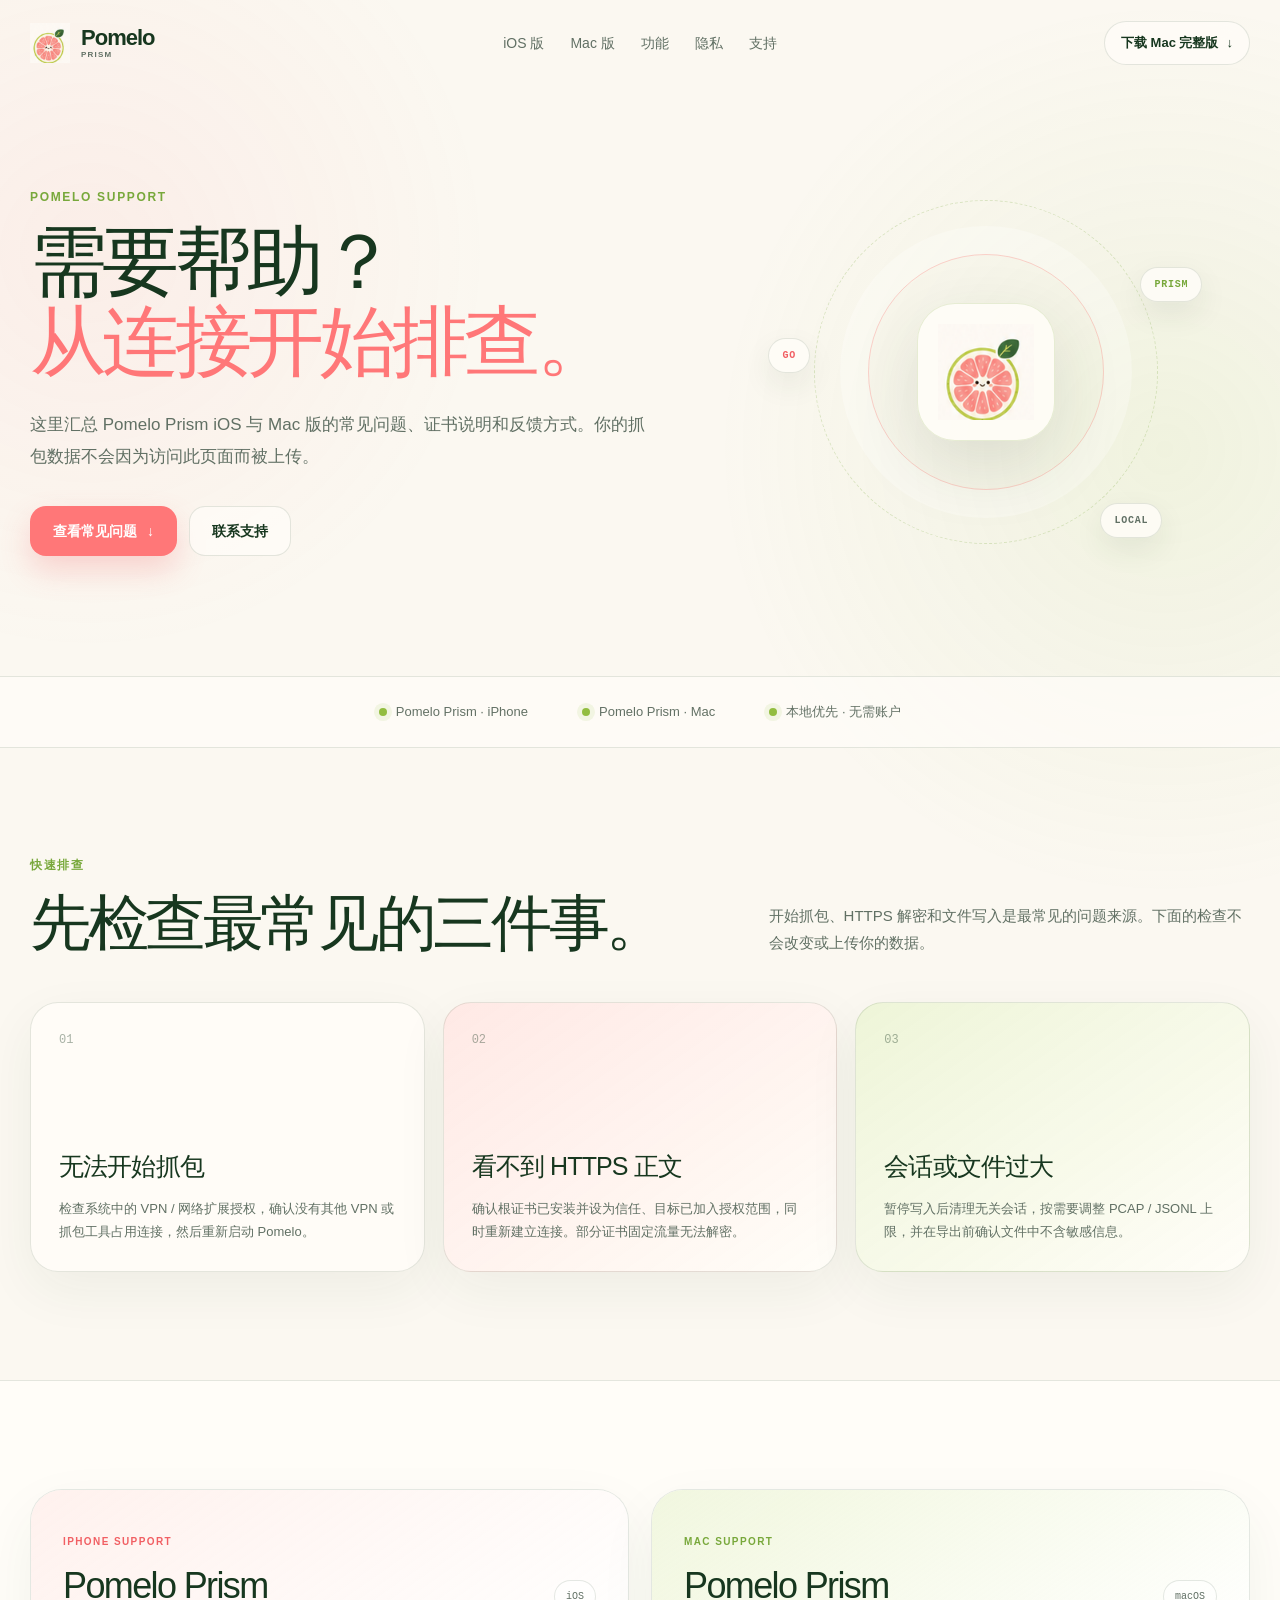
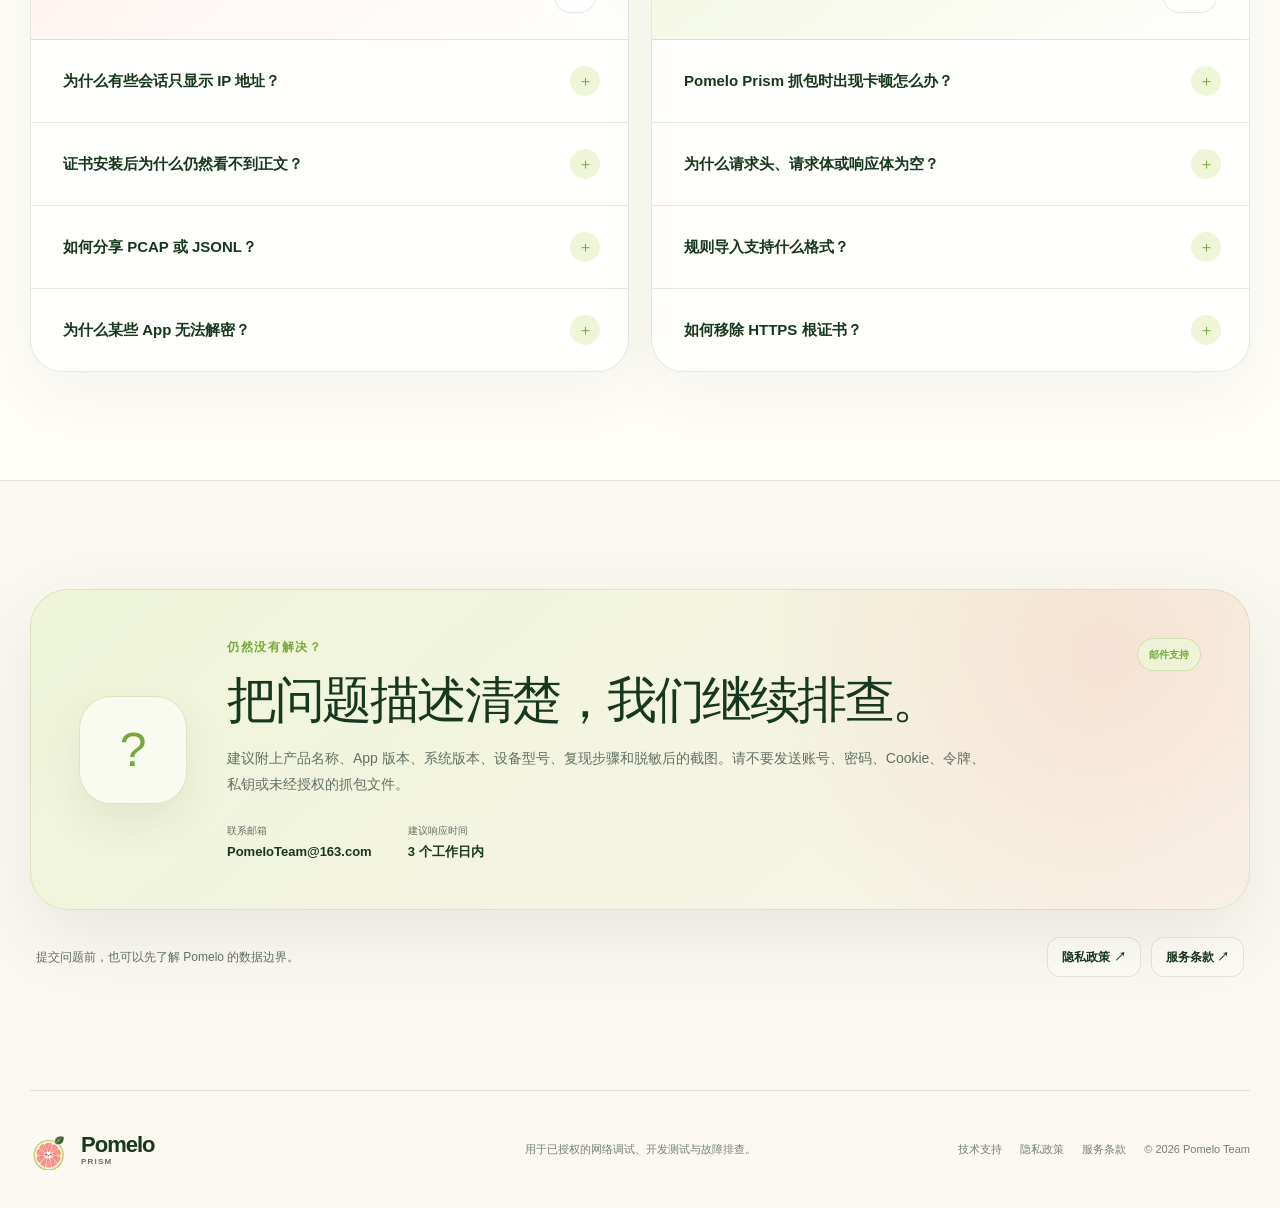
<file: support/index.html>
<!DOCTYPE html><html lang="zh-CN"><head><meta charSet="utf-8"/><meta name="viewport" content="width=device-width, initial-scale=1"/><link rel="preload" href="/pomelo-icon.png" as="image"/><link rel="stylesheet" href="/_next/static/chunks/0xczfwa1be_9a.css" data-precedence="next"/><link rel="preload" as="script" fetchPriority="low" href="/_next/static/chunks/11qk_vpw_zwkf.js"/><script src="/_next/static/chunks/125l.7mq080dp.js" async=""></script><script src="/_next/static/chunks/10u3y4bw1ayzs.js" async=""></script><script src="/_next/static/chunks/turbopack-0x3h0o5n5ls1-.js" async=""></script><script src="/_next/static/chunks/0fsi8lw5utejl.js" async=""></script><script src="/_next/static/chunks/0d3tkj33oycf2.js" async=""></script><title>技术支持 — Pomelo Prism</title><meta name="description" content="获取 Pomelo Prism iOS 与 Mac 版的抓包、HTTPS 解密、证书、会话和文件导出帮助。"/><meta property="og:title" content="Pomelo Go &amp; Pomelo Prism — 看清每一次连接"/><meta property="og:description" content="清晰捕获，安心分析。为 iPhone 与 Mac 打造的本机网络分析工具。"/><meta property="og:url" content="http://localhost:3000/"/><meta property="og:locale" content="zh_CN"/><meta property="og:image" content="http://localhost:3000/og.png"/><meta property="og:image:width" content="1200"/><meta property="og:image:height" content="630"/><meta property="og:image:alt" content="Pomelo Go 与 Pomelo Prism — 看清每一次连接"/><meta property="og:type" content="website"/><meta name="twitter:card" content="summary_large_image"/><meta name="twitter:title" content="Pomelo Go &amp; Pomelo Prism — 看清每一次连接"/><meta name="twitter:description" content="清晰捕获，安心分析。为 iPhone 与 Mac 打造的本机网络分析工具。"/><meta name="twitter:image" content="http://localhost:3000/og.png"/><link rel="shortcut icon" href="/pomelo-icon.png"/><link rel="icon" href="/pomelo-icon.png"/><link rel="apple-touch-icon" href="/pomelo-icon.png"/><script src="/_next/static/chunks/03~yq9q893hmn.js" noModule=""></script></head><body><div hidden=""><!--$--><!--/$--></div><main class="support-page"><nav class="nav shell" aria-label="主导航"><a class="brand" href="/#top" aria-label="Pomelo 首页"><img src="/pomelo-icon.png" alt=""/><span class="brand-copy"><strong>Pomelo</strong><small>PRISM</small></span></a><div class="nav-links"><a href="/#go">iOS 版</a><a href="/#prism">Mac 版</a><a href="/#features">功能</a><a href="/#privacy">隐私</a><a href="/support/">支持</a></div><a class="nav-cta" href="/downloads/Pomelo-Prism.dmg" download="">下载 Mac 完整版 <span aria-hidden="true">↓</span></a></nav><header class="support-hero shell"><div class="support-hero-copy"><span class="kicker">POMELO SUPPORT</span><h1>需要帮助？<br/><span>从连接开始排查。</span></h1><p>这里汇总 Pomelo Prism iOS 与 Mac 版的常见问题、证书说明和反馈方式。你的抓包数据不会因为访问此页面而被上传。</p><div class="support-hero-actions"><a class="button primary" href="#quick-help">查看常见问题 <span aria-hidden="true">↓</span></a><a class="button ghost" href="#contact">联系支持</a></div></div><div class="support-orbit" aria-hidden="true"><div class="support-orbit-ring ring-a"></div><div class="support-orbit-ring ring-b"></div><div class="support-orbit-core"><img src="/pomelo-icon.png" alt=""/></div><span class="support-orbit-label label-go">GO</span><span class="support-orbit-label label-prism">PRISM</span><span class="support-orbit-label label-local">LOCAL</span></div></header><section class="support-status" aria-label="支持范围"><div class="shell support-status-inner"><span><i></i> Pomelo Prism · iPhone</span><span><i></i> Pomelo Prism · Mac</span><span><i></i> 本地优先 · 无需账户</span></div></section><section class="support-section shell" id="quick-help"><div class="support-section-heading"><div><span class="kicker">快速排查</span><h2>先检查最常见的三件事。</h2></div><p>开始抓包、HTTPS 解密和文件写入是最常见的问题来源。下面的检查不会改变或上传你的数据。</p></div><div class="support-guide-grid"><article class="support-guide-card"><span>01</span><h3>无法开始抓包</h3><p>检查系统中的 VPN / 网络扩展授权，确认没有其他 VPN 或抓包工具占用连接，然后重新启动 Pomelo。</p></article><article class="support-guide-card"><span>02</span><h3>看不到 HTTPS 正文</h3><p>确认根证书已安装并设为信任、目标已加入授权范围，同时重新建立连接。部分证书固定流量无法解密。</p></article><article class="support-guide-card"><span>03</span><h3>会话或文件过大</h3><p>暂停写入后清理无关会话，按需要调整 PCAP / JSONL 上限，并在导出前确认文件中不含敏感信息。</p></article></div></section><section class="support-products-shell"><div class="shell support-products-grid"><section class="support-product" id="go-support"><header class="support-product-heading"><div><span class="support-eyebrow">IPHONE SUPPORT</span><h2>Pomelo Prism</h2></div><span class="support-platform">iOS</span></header><div class="support-faq-list"><details><summary><span>为什么有些会话只显示 IP 地址？</span><i aria-hidden="true">＋</i></summary><p>并不是每个网络连接都能获得域名。系统后台流量、ICMP、部分 UDP 连接，或没有可用 DNS 与 TLS 主机信息的连接会直接显示 IPv4 / IPv6 地址，这不影响查看协议、方向和数据量。</p></details><details><summary><span>证书安装后为什么仍然看不到正文？</span><i aria-hidden="true">＋</i></summary><p>请在 iOS 的证书信任设置中手动开启完全信任，并把需要分析的域名、IP 或网段加入授权范围。已建立的旧连接需要断开后重新访问。</p></details><details><summary><span>如何分享 PCAP 或 JSONL？</span><i aria-hidden="true">＋</i></summary><p>在抓包主页的文件写入区域点击对应分享图标，通过系统分享面板保存到文件、隔空投送或发送到你选择的工具。</p></details><details><summary><span>为什么某些 App 无法解密？</span><i aria-hidden="true">＋</i></summary><p>目标 App 可能使用证书固定、双向 TLS、QUIC 或其他安全机制。Pomelo 不会尝试绕过你无权测试的保护措施。</p></details></div></section><section class="support-product" id="prism-support"><header class="support-product-heading"><div><span class="support-eyebrow">MAC SUPPORT</span><h2>Pomelo Prism</h2></div><span class="support-platform">macOS</span></header><div class="support-faq-list"><details><summary><span>Pomelo Prism 抓包时出现卡顿怎么办？</span><i aria-hidden="true">＋</i></summary><p>先暂停文件写入或缩小授权范围，清理不需要的会话，并检查 PCAP / JSONL 是否接近设定上限。长正文和大量图片也会增加解析开销。</p></details><details><summary><span>为什么请求头、请求体或响应体为空？</span><i aria-hidden="true">＋</i></summary><p>先确认连接标记为 HTTPS 明文，并切换当前 HTTP 事务。没有正文的请求、204 响应、流式连接或尚未完成的事务可能不会显示正文。</p></details><details><summary><span>规则导入支持什么格式？</span><i aria-hidden="true">＋</i></summary><p>支持 UTF-8 编码的 .txt 纯文本文件，每行填写一条规则。建议先少量导入并检查命中结果，再用于较长时间的抓包。</p></details><details><summary><span>如何移除 HTTPS 根证书？</span><i aria-hidden="true">＋</i></summary><p>先在 Pomelo 中删除本地证书与私钥材料，再前往 macOS 的钥匙串或系统证书管理位置移除已安装的 Pomelo 根证书。</p></details></div></section></div></section><section class="support-contact shell" id="contact"><div class="support-contact-card"><div class="support-contact-icon" aria-hidden="true">?</div><div class="support-contact-copy"><span class="kicker">仍然没有解决？</span><h2>把问题描述清楚，我们继续排查。</h2><p>建议附上产品名称、App 版本、系统版本、设备型号、复现步骤和脱敏后的截图。请不要发送账号、密码、Cookie、令牌、私钥或未经授权的抓包文件。</p><div class="support-contact-meta"><div><small>联系邮箱</small><strong><a href="mailto:PomeloTeam@163.com">PomeloTeam@163.com</a></strong></div><div><small>建议响应时间</small><strong>3 个工作日内</strong></div></div></div><span class="support-contact-badge">邮件支持</span></div><div class="support-legal-links"><span>提交问题前，也可以先了解 Pomelo 的数据边界。</span><div><a href="/privacy/">隐私政策 <span aria-hidden="true">↗</span></a><a href="/terms/">服务条款 <span aria-hidden="true">↗</span></a></div></div></section><footer class="footer shell"><a class="brand" href="/#top"><img src="/pomelo-icon.png" alt=""/><span class="brand-copy"><strong>Pomelo</strong><small>PRISM</small></span></a><p>用于已授权的网络调试、开发测试与故障排查。</p><div class="footer-links"><a href="/support/">技术支持</a><a href="/privacy/">隐私政策</a><a href="/terms/">服务条款</a><span>© 2026 Pomelo Team</span></div></footer></main><!--$--><!--/$--><script src="/_next/static/chunks/11qk_vpw_zwkf.js" id="_R_" async=""></script><script>(self.__next_f=self.__next_f||[]).push([0])</script><script>self.__next_f.push([1,"1:\"$Sreact.fragment\"\n2:I[39756,[\"/_next/static/chunks/0fsi8lw5utejl.js\",\"/_next/static/chunks/0d3tkj33oycf2.js\"],\"default\"]\n3:I[37457,[\"/_next/static/chunks/0fsi8lw5utejl.js\",\"/_next/static/chunks/0d3tkj33oycf2.js\"],\"default\"]\ne:I[68027,[\"/_next/static/chunks/0fsi8lw5utejl.js\",\"/_next/static/chunks/0d3tkj33oycf2.js\"],\"default\",1]\n:HL[\"/_next/static/chunks/0xczfwa1be_9a.css\",\"style\"]\n:HL[\"/pomelo-icon.png\",\"image\"]\n"])</script><script>self.__next_f.push([1,"0:{\"P\":null,\"c\":[\"\",\"support\",\"\"],\"q\":\"\",\"i\":false,\"f\":[[[\"\",{\"children\":[\"support\",{\"children\":[\"__PAGE__\",{}]}]},\"$undefined\",\"$undefined\",16],[[\"$\",\"$1\",\"c\",{\"children\":[[[\"$\",\"link\",\"0\",{\"rel\":\"stylesheet\",\"href\":\"/_next/static/chunks/0xczfwa1be_9a.css\",\"precedence\":\"next\",\"crossOrigin\":\"$undefined\",\"nonce\":\"$undefined\"}],[\"$\",\"script\",\"script-0\",{\"src\":\"/_next/static/chunks/0fsi8lw5utejl.js\",\"async\":true,\"nonce\":\"$undefined\"}],[\"$\",\"script\",\"script-1\",{\"src\":\"/_next/static/chunks/0d3tkj33oycf2.js\",\"async\":true,\"nonce\":\"$undefined\"}]],[\"$\",\"html\",null,{\"lang\":\"zh-CN\",\"children\":[\"$\",\"body\",null,{\"children\":[\"$\",\"$L2\",null,{\"parallelRouterKey\":\"children\",\"error\":\"$undefined\",\"errorStyles\":\"$undefined\",\"errorScripts\":\"$undefined\",\"template\":[\"$\",\"$L3\",null,{}],\"templateStyles\":\"$undefined\",\"templateScripts\":\"$undefined\",\"notFound\":[[[\"$\",\"title\",null,{\"children\":\"404: This page could not be found.\"}],[\"$\",\"div\",null,{\"style\":{\"fontFamily\":\"system-ui,\\\"Segoe UI\\\",Roboto,Helvetica,Arial,sans-serif,\\\"Apple Color Emoji\\\",\\\"Segoe UI Emoji\\\"\",\"height\":\"100vh\",\"textAlign\":\"center\",\"display\":\"flex\",\"flexDirection\":\"column\",\"alignItems\":\"center\",\"justifyContent\":\"center\"},\"children\":[\"$\",\"div\",null,{\"children\":[[\"$\",\"style\",null,{\"dangerouslySetInnerHTML\":{\"__html\":\"body{color:#000;background:#fff;margin:0}.next-error-h1{border-right:1px solid rgba(0,0,0,.3)}@media (prefers-color-scheme:dark){body{color:#fff;background:#000}.next-error-h1{border-right:1px solid rgba(255,255,255,.3)}}\"}}],[\"$\",\"h1\",null,{\"className\":\"next-error-h1\",\"style\":{\"display\":\"inline-block\",\"margin\":\"0 20px 0 0\",\"padding\":\"0 23px 0 0\",\"fontSize\":24,\"fontWeight\":500,\"verticalAlign\":\"top\",\"lineHeight\":\"49px\"},\"children\":404}],[\"$\",\"div\",null,{\"style\":{\"display\":\"inline-block\"},\"children\":[\"$\",\"h2\",null,{\"style\":{\"fontSize\":14,\"fontWeight\":400,\"lineHeight\":\"49px\",\"margin\":0},\"children\":\"This page could not be found.\"}]}]]}]}]],[]],\"forbidden\":\"$undefined\",\"unauthorized\":\"$undefined\"}]}]}]]}],{\"children\":[[\"$\",\"$1\",\"c\",{\"children\":[null,[\"$\",\"$L2\",null,{\"parallelRouterKey\":\"children\",\"error\":\"$undefined\",\"errorStyles\":\"$undefined\",\"errorScripts\":\"$undefined\",\"template\":[\"$\",\"$L3\",null,{}],\"templateStyles\":\"$undefined\",\"templateScripts\":\"$undefined\",\"notFound\":\"$undefined\",\"forbidden\":\"$undefined\",\"unauthorized\":\"$undefined\"}]]}],{\"children\":[[\"$\",\"$1\",\"c\",{\"children\":[[\"$\",\"main\",null,{\"className\":\"support-page\",\"children\":[[\"$\",\"nav\",null,{\"className\":\"nav shell\",\"aria-label\":\"主导航\",\"children\":[[\"$\",\"a\",null,{\"className\":\"brand\",\"href\":\"/#top\",\"aria-label\":\"Pomelo 首页\",\"children\":[[\"$\",\"img\",null,{\"src\":\"/pomelo-icon.png\",\"alt\":\"\"}],[\"$\",\"span\",null,{\"className\":\"brand-copy\",\"children\":[[\"$\",\"strong\",null,{\"children\":\"Pomelo\"}],[\"$\",\"small\",null,{\"children\":\"PRISM\"}]]}]]}],[\"$\",\"div\",null,{\"className\":\"nav-links\",\"children\":[[\"$\",\"a\",null,{\"href\":\"/#go\",\"children\":\"iOS 版\"}],[\"$\",\"a\",null,{\"href\":\"/#prism\",\"children\":\"Mac 版\"}],[\"$\",\"a\",null,{\"href\":\"/#features\",\"children\":\"功能\"}],[\"$\",\"a\",null,{\"href\":\"/#privacy\",\"children\":\"隐私\"}],[\"$\",\"a\",null,{\"href\":\"/support/\",\"children\":\"支持\"}]]}],[\"$\",\"a\",null,{\"className\":\"nav-cta\",\"href\":\"/downloads/Pomelo-Prism.dmg\",\"download\":true,\"children\":[\"下载 Mac 完整版 \",[\"$\",\"span\",null,{\"aria-hidden\":\"true\",\"children\":\"↓\"}]]}]]}],[\"$\",\"header\",null,{\"className\":\"support-hero shell\",\"children\":[[\"$\",\"div\",null,{\"className\":\"support-hero-copy\",\"children\":[[\"$\",\"span\",null,{\"className\":\"kicker\",\"children\":\"POMELO SUPPORT\"}],[\"$\",\"h1\",null,{\"children\":[\"需要帮助？\",[\"$\",\"br\",null,{}],[\"$\",\"span\",null,{\"children\":\"从连接开始排查。\"}]]}],[\"$\",\"p\",null,{\"children\":\"这里汇总 Pomelo Prism iOS 与 Mac 版的常见问题、证书说明和反馈方式。你的抓包数据不会因为访问此页面而被上传。\"}],[\"$\",\"div\",null,{\"className\":\"support-hero-actions\",\"children\":[[\"$\",\"a\",null,{\"className\":\"button primary\",\"href\":\"#quick-help\",\"children\":[\"查看常见问题 \",[\"$\",\"span\",null,{\"aria-hidden\":\"true\",\"children\":\"↓\"}]]}],[\"$\",\"a\",null,{\"className\":\"button ghost\",\"href\":\"#contact\",\"children\":\"联系支持\"}]]}]]}],[\"$\",\"div\",null,{\"className\":\"support-orbit\",\"aria-hidden\":\"true\",\"children\":[[\"$\",\"div\",null,{\"className\":\"support-orbit-ring ring-a\"}],[\"$\",\"div\",null,{\"className\":\"support-orbit-ring ring-b\"}],[\"$\",\"div\",null,{\"className\":\"support-orbit-core\",\"children\":[\"$\",\"img\",null,{\"src\":\"/pomelo-icon.png\",\"alt\":\"\"}]}],[\"$\",\"span\",null,{\"className\":\"support-orbit-label label-go\",\"children\":\"GO\"}],[\"$\",\"span\",null,{\"className\":\"support-orbit-label label-prism\",\"children\":\"PRISM\"}],[\"$\",\"span\",null,{\"className\":\"support-orbit-label label-local\",\"children\":\"LOCAL\"}]]}]]}],[\"$\",\"section\",null,{\"className\":\"support-status\",\"aria-label\":\"支持范围\",\"children\":[\"$\",\"div\",null,{\"className\":\"shell support-status-inner\",\"children\":[[\"$\",\"span\",null,{\"children\":[[\"$\",\"i\",null,{}],\" Pomelo Prism · iPhone\"]}],[\"$\",\"span\",null,{\"children\":[[\"$\",\"i\",null,{}],\" Pomelo Prism · Mac\"]}],[\"$\",\"span\",null,{\"children\":[[\"$\",\"i\",null,{}],\" 本地优先 · 无需账户\"]}]]}]}],[\"$\",\"section\",null,{\"className\":\"support-section shell\",\"id\":\"quick-help\",\"children\":[[\"$\",\"div\",null,{\"className\":\"support-section-heading\",\"children\":[[\"$\",\"div\",null,{\"children\":[\"$L4\",\"$L5\"]}],\"$L6\"]}],\"$L7\"]}],\"$L8\",\"$L9\",\"$La\"]}],null,\"$Lb\"]}],{},null,false,null]},null,false,\"$@c\"]},null,false,null],\"$Ld\",false]],\"m\":\"$undefined\",\"G\":[\"$e\",[\"$Lf\"]],\"S\":true,\"h\":null,\"s\":\"$undefined\",\"l\":\"$undefined\",\"p\":\"$undefined\",\"d\":\"$undefined\",\"b\":\"MqrkELtoD-3BnXEUqqU1c\"}\n"])</script><script>self.__next_f.push([1,"10:I[97367,[\"/_next/static/chunks/0fsi8lw5utejl.js\",\"/_next/static/chunks/0d3tkj33oycf2.js\"],\"OutletBoundary\"]\n11:\"$Sreact.suspense\"\n14:I[97367,[\"/_next/static/chunks/0fsi8lw5utejl.js\",\"/_next/static/chunks/0d3tkj33oycf2.js\"],\"ViewportBoundary\"]\n16:I[97367,[\"/_next/static/chunks/0fsi8lw5utejl.js\",\"/_next/static/chunks/0d3tkj33oycf2.js\"],\"MetadataBoundary\"]\n4:[\"$\",\"span\",null,{\"className\":\"kicker\",\"children\":\"快速排查\"}]\n5:[\"$\",\"h2\",null,{\"children\":\"先检查最常见的三件事。\"}]\n6:[\"$\",\"p\",null,{\"children\":\"开始抓包、HTTPS 解密和文件写入是最常见的问题来源。下面的检查不会改变或上传你的数据。\"}]\n7:[\"$\",\"div\",null,{\"className\":\"support-guide-grid\",\"children\":[[\"$\",\"article\",\"01\",{\"className\":\"support-guide-card\",\"children\":[[\"$\",\"span\",null,{\"children\":\"01\"}],[\"$\",\"h3\",null,{\"children\":\"无法开始抓包\"}],[\"$\",\"p\",null,{\"children\":\"检查系统中的 VPN / 网络扩展授权，确认没有其他 VPN 或抓包工具占用连接，然后重新启动 Pomelo。\"}]]}],[\"$\",\"article\",\"02\",{\"className\":\"support-guide-card\",\"children\":[[\"$\",\"span\",null,{\"children\":\"02\"}],[\"$\",\"h3\",null,{\"children\":\"看不到 HTTPS 正文\"}],[\"$\",\"p\",null,{\"children\":\"确认根证书已安装并设为信任、目标已加入授权范围，同时重新建立连接。部分证书固定流量无法解密。\"}]]}],[\"$\",\"article\",\"03\",{\"className\":\"support-guide-card\",\"children\":[[\"$\",\"span\",null,{\"children\":\"03\"}],[\"$\",\"h3\",null,{\"children\":\"会话或文件过大\"}],[\"$\",\"p\",null,{\"children\":\"暂停写入后清理无关会话，按需要调整 PCAP / JSONL 上限，并在导出前确认文件中不含敏感信息。\"}]]}]]}]\n"])</script><script>self.__next_f.push([1,"8:[\"$\",\"section\",null,{\"className\":\"support-products-shell\",\"children\":[\"$\",\"div\",null,{\"className\":\"shell support-products-grid\",\"children\":[[\"$\",\"section\",null,{\"className\":\"support-product\",\"id\":\"go-support\",\"children\":[[\"$\",\"header\",null,{\"className\":\"support-product-heading\",\"children\":[[\"$\",\"div\",null,{\"children\":[[\"$\",\"span\",null,{\"className\":\"support-eyebrow\",\"children\":\"IPHONE SUPPORT\"}],[\"$\",\"h2\",null,{\"children\":\"Pomelo Prism\"}]]}],[\"$\",\"span\",null,{\"className\":\"support-platform\",\"children\":\"iOS\"}]]}],[\"$\",\"div\",null,{\"className\":\"support-faq-list\",\"children\":[[\"$\",\"details\",\"为什么有些会话只显示 IP 地址？\",{\"children\":[[\"$\",\"summary\",null,{\"children\":[[\"$\",\"span\",null,{\"children\":\"为什么有些会话只显示 IP 地址？\"}],[\"$\",\"i\",null,{\"aria-hidden\":\"true\",\"children\":\"＋\"}]]}],[\"$\",\"p\",null,{\"children\":\"并不是每个网络连接都能获得域名。系统后台流量、ICMP、部分 UDP 连接，或没有可用 DNS 与 TLS 主机信息的连接会直接显示 IPv4 / IPv6 地址，这不影响查看协议、方向和数据量。\"}]]}],[\"$\",\"details\",\"证书安装后为什么仍然看不到正文？\",{\"children\":[[\"$\",\"summary\",null,{\"children\":[[\"$\",\"span\",null,{\"children\":\"证书安装后为什么仍然看不到正文？\"}],[\"$\",\"i\",null,{\"aria-hidden\":\"true\",\"children\":\"＋\"}]]}],[\"$\",\"p\",null,{\"children\":\"请在 iOS 的证书信任设置中手动开启完全信任，并把需要分析的域名、IP 或网段加入授权范围。已建立的旧连接需要断开后重新访问。\"}]]}],[\"$\",\"details\",\"如何分享 PCAP 或 JSONL？\",{\"children\":[[\"$\",\"summary\",null,{\"children\":[[\"$\",\"span\",null,{\"children\":\"如何分享 PCAP 或 JSONL？\"}],[\"$\",\"i\",null,{\"aria-hidden\":\"true\",\"children\":\"＋\"}]]}],[\"$\",\"p\",null,{\"children\":\"在抓包主页的文件写入区域点击对应分享图标，通过系统分享面板保存到文件、隔空投送或发送到你选择的工具。\"}]]}],[\"$\",\"details\",\"为什么某些 App 无法解密？\",{\"children\":[[\"$\",\"summary\",null,{\"children\":[[\"$\",\"span\",null,{\"children\":\"为什么某些 App 无法解密？\"}],[\"$\",\"i\",null,{\"aria-hidden\":\"true\",\"children\":\"＋\"}]]}],[\"$\",\"p\",null,{\"children\":\"目标 App 可能使用证书固定、双向 TLS、QUIC 或其他安全机制。Pomelo 不会尝试绕过你无权测试的保护措施。\"}]]}]]}]]}],[\"$\",\"section\",null,{\"className\":\"support-product\",\"id\":\"prism-support\",\"children\":[[\"$\",\"header\",null,{\"className\":\"support-product-heading\",\"children\":[[\"$\",\"div\",null,{\"children\":[[\"$\",\"span\",null,{\"className\":\"support-eyebrow\",\"children\":\"MAC SUPPORT\"}],[\"$\",\"h2\",null,{\"children\":\"Pomelo Prism\"}]]}],[\"$\",\"span\",null,{\"className\":\"support-platform\",\"children\":\"macOS\"}]]}],[\"$\",\"div\",null,{\"className\":\"support-faq-list\",\"children\":[[\"$\",\"details\",\"Pomelo Prism 抓包时出现卡顿怎么办？\",{\"children\":[[\"$\",\"summary\",null,{\"children\":[[\"$\",\"span\",null,{\"children\":\"Pomelo Prism 抓包时出现卡顿怎么办？\"}],[\"$\",\"i\",null,{\"aria-hidden\":\"true\",\"children\":\"＋\"}]]}],[\"$\",\"p\",null,{\"children\":\"先暂停文件写入或缩小授权范围，清理不需要的会话，并检查 PCAP / JSONL 是否接近设定上限。长正文和大量图片也会增加解析开销。\"}]]}],[\"$\",\"details\",\"为什么请求头、请求体或响应体为空？\",{\"children\":[[\"$\",\"summary\",null,{\"children\":[[\"$\",\"span\",null,{\"children\":\"为什么请求头、请求体或响应体为空？\"}],[\"$\",\"i\",null,{\"aria-hidden\":\"true\",\"children\":\"＋\"}]]}],[\"$\",\"p\",null,{\"children\":\"先确认连接标记为 HTTPS 明文，并切换当前 HTTP 事务。没有正文的请求、204 响应、流式连接或尚未完成的事务可能不会显示正文。\"}]]}],[\"$\",\"details\",\"规则导入支持什么格式？\",{\"children\":[[\"$\",\"summary\",null,{\"children\":[[\"$\",\"span\",null,{\"children\":\"规则导入支持什么格式？\"}],[\"$\",\"i\",null,{\"aria-hidden\":\"true\",\"children\":\"＋\"}]]}],[\"$\",\"p\",null,{\"children\":\"支持 UTF-8 编码的 .txt 纯文本文件，每行填写一条规则。建议先少量导入并检查命中结果，再用于较长时间的抓包。\"}]]}],[\"$\",\"details\",\"如何移除 HTTPS 根证书？\",{\"children\":[[\"$\",\"summary\",null,{\"children\":[[\"$\",\"span\",null,{\"children\":\"如何移除 HTTPS 根证书？\"}],[\"$\",\"i\",null,{\"aria-hidden\":\"true\",\"children\":\"＋\"}]]}],[\"$\",\"p\",null,{\"children\":\"先在 Pomelo 中删除本地证书与私钥材料，再前往 macOS 的钥匙串或系统证书管理位置移除已安装的 Pomelo 根证书。\"}]]}]]}]]}]]}]}]\n"])</script><script>self.__next_f.push([1,"9:[\"$\",\"section\",null,{\"className\":\"support-contact shell\",\"id\":\"contact\",\"children\":[[\"$\",\"div\",null,{\"className\":\"support-contact-card\",\"children\":[[\"$\",\"div\",null,{\"className\":\"support-contact-icon\",\"aria-hidden\":\"true\",\"children\":\"?\"}],[\"$\",\"div\",null,{\"className\":\"support-contact-copy\",\"children\":[[\"$\",\"span\",null,{\"className\":\"kicker\",\"children\":\"仍然没有解决？\"}],[\"$\",\"h2\",null,{\"children\":\"把问题描述清楚，我们继续排查。\"}],[\"$\",\"p\",null,{\"children\":\"建议附上产品名称、App 版本、系统版本、设备型号、复现步骤和脱敏后的截图。请不要发送账号、密码、Cookie、令牌、私钥或未经授权的抓包文件。\"}],[\"$\",\"div\",null,{\"className\":\"support-contact-meta\",\"children\":[[\"$\",\"div\",null,{\"children\":[[\"$\",\"small\",null,{\"children\":\"联系邮箱\"}],[\"$\",\"strong\",null,{\"children\":[\"$\",\"a\",null,{\"href\":\"mailto:PomeloTeam@163.com\",\"children\":\"PomeloTeam@163.com\"}]}]]}],[\"$\",\"div\",null,{\"children\":[[\"$\",\"small\",null,{\"children\":\"建议响应时间\"}],[\"$\",\"strong\",null,{\"children\":\"3 个工作日内\"}]]}]]}]]}],[\"$\",\"span\",null,{\"className\":\"support-contact-badge\",\"children\":\"邮件支持\"}]]}],[\"$\",\"div\",null,{\"className\":\"support-legal-links\",\"children\":[[\"$\",\"span\",null,{\"children\":\"提交问题前，也可以先了解 Pomelo 的数据边界。\"}],[\"$\",\"div\",null,{\"children\":[[\"$\",\"a\",null,{\"href\":\"/privacy/\",\"children\":[\"隐私政策 \",[\"$\",\"span\",null,{\"aria-hidden\":\"true\",\"children\":\"↗\"}]]}],[\"$\",\"a\",null,{\"href\":\"/terms/\",\"children\":[\"服务条款 \",[\"$\",\"span\",null,{\"aria-hidden\":\"true\",\"children\":\"↗\"}]]}]]}]]}]]}]\na:[\"$\",\"footer\",null,{\"className\":\"footer shell\",\"children\":[[\"$\",\"a\",null,{\"className\":\"brand\",\"href\":\"/#top\",\"children\":[[\"$\",\"img\",null,{\"src\":\"/pomelo-icon.png\",\"alt\":\"\"}],[\"$\",\"span\",null,{\"className\":\"brand-copy\",\"children\":[[\"$\",\"strong\",null,{\"children\":\"Pomelo\"}],[\"$\",\"small\",null,{\"children\":\"PRISM\"}]]}]]}],[\"$\",\"p\",null,{\"children\":\"用于已授权的网络调试、开发测试与故障排查。\"}],[\"$\",\"div\",null,{\"className\":\"footer-links\",\"children\":[[\"$\",\"a\",null,{\"href\":\"/support/\",\"children\":\"技术支持\"}],[\"$\",\"a\",null,{\"href\":\"/privacy/\",\"children\":\"隐私政策\"}],[\"$\",\"a\",null,{\"href\":\"/terms/\",\"children\":\"服务条款\"}],[\"$\",\"span\",null,{\"children\":\"© 2026 Pomelo Team\"}]]}]]}]\nb:[\"$\",\"$L10\",null,{\"children\":[\"$\",\"$11\",null,{\"name\":\"Next.MetadataOutlet\",\"children\":\"$@12\"}]}]\n13:[]\nc:\"$W13\"\nd:[\"$\",\"$1\",\"h\",{\"children\":[null,[\"$\",\"$L14\",null,{\"children\":\"$L15\"}],[\"$\",\"div\",null,{\"hidden\":true,\"children\":[\"$\",\"$L16\",null,{\"children\":[\"$\",\"$11\",null,{\"name\":\"Next.Metadata\",\"children\":\"$L17\"}]}]}],null]}]\nf:[\"$\",\"link\",\"0\",{\"rel\":\"stylesheet\",\"href\":\"/_next/static/chunks/0xczfwa1be_9a.css\",\"precedence\":\"next\",\"crossOrigin\":\"$undefined\",\"nonce\":\"$undefined\"}]\n"])</script><script>self.__next_f.push([1,"15:[[\"$\",\"meta\",\"0\",{\"charSet\":\"utf-8\"}],[\"$\",\"meta\",\"1\",{\"name\":\"viewport\",\"content\":\"width=device-width, initial-scale=1\"}]]\n"])</script><script>self.__next_f.push([1,"18:I[27201,[\"/_next/static/chunks/0fsi8lw5utejl.js\",\"/_next/static/chunks/0d3tkj33oycf2.js\"],\"IconMark\"]\n12:null\n"])</script><script>self.__next_f.push([1,"17:[[\"$\",\"title\",\"0\",{\"children\":\"技术支持 — Pomelo Prism\"}],[\"$\",\"meta\",\"1\",{\"name\":\"description\",\"content\":\"获取 Pomelo Prism iOS 与 Mac 版的抓包、HTTPS 解密、证书、会话和文件导出帮助。\"}],[\"$\",\"meta\",\"2\",{\"property\":\"og:title\",\"content\":\"Pomelo Go \u0026 Pomelo Prism — 看清每一次连接\"}],[\"$\",\"meta\",\"3\",{\"property\":\"og:description\",\"content\":\"清晰捕获，安心分析。为 iPhone 与 Mac 打造的本机网络分析工具。\"}],[\"$\",\"meta\",\"4\",{\"property\":\"og:url\",\"content\":\"http://localhost:3000/\"}],[\"$\",\"meta\",\"5\",{\"property\":\"og:locale\",\"content\":\"zh_CN\"}],[\"$\",\"meta\",\"6\",{\"property\":\"og:image\",\"content\":\"http://localhost:3000/og.png\"}],[\"$\",\"meta\",\"7\",{\"property\":\"og:image:width\",\"content\":\"1200\"}],[\"$\",\"meta\",\"8\",{\"property\":\"og:image:height\",\"content\":\"630\"}],[\"$\",\"meta\",\"9\",{\"property\":\"og:image:alt\",\"content\":\"Pomelo Go 与 Pomelo Prism — 看清每一次连接\"}],[\"$\",\"meta\",\"10\",{\"property\":\"og:type\",\"content\":\"website\"}],[\"$\",\"meta\",\"11\",{\"name\":\"twitter:card\",\"content\":\"summary_large_image\"}],[\"$\",\"meta\",\"12\",{\"name\":\"twitter:title\",\"content\":\"Pomelo Go \u0026 Pomelo Prism — 看清每一次连接\"}],[\"$\",\"meta\",\"13\",{\"name\":\"twitter:description\",\"content\":\"清晰捕获，安心分析。为 iPhone 与 Mac 打造的本机网络分析工具。\"}],[\"$\",\"meta\",\"14\",{\"name\":\"twitter:image\",\"content\":\"http://localhost:3000/og.png\"}],[\"$\",\"link\",\"15\",{\"rel\":\"shortcut icon\",\"href\":\"/pomelo-icon.png\"}],[\"$\",\"link\",\"16\",{\"rel\":\"icon\",\"href\":\"/pomelo-icon.png\"}],[\"$\",\"link\",\"17\",{\"rel\":\"apple-touch-icon\",\"href\":\"/pomelo-icon.png\"}],[\"$\",\"$L18\",\"18\",{}]]\n"])</script></body></html>
</file>
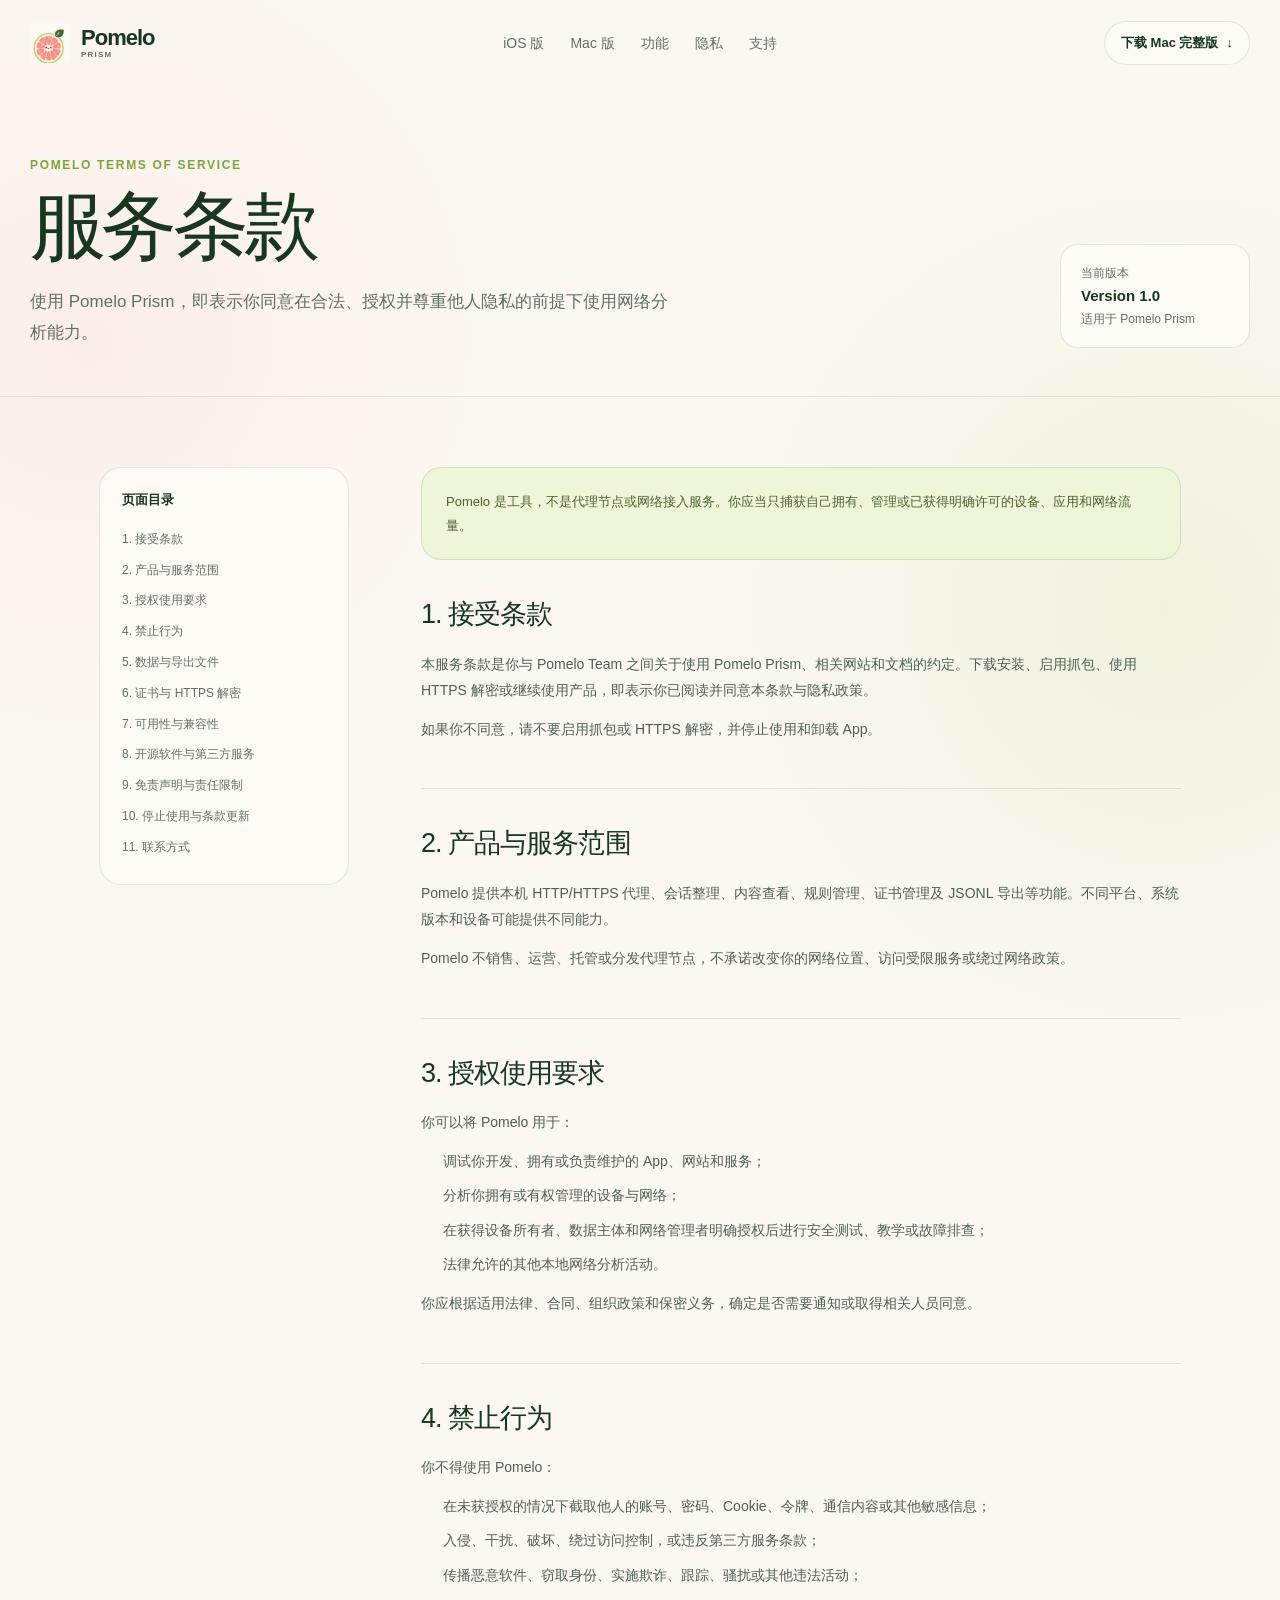
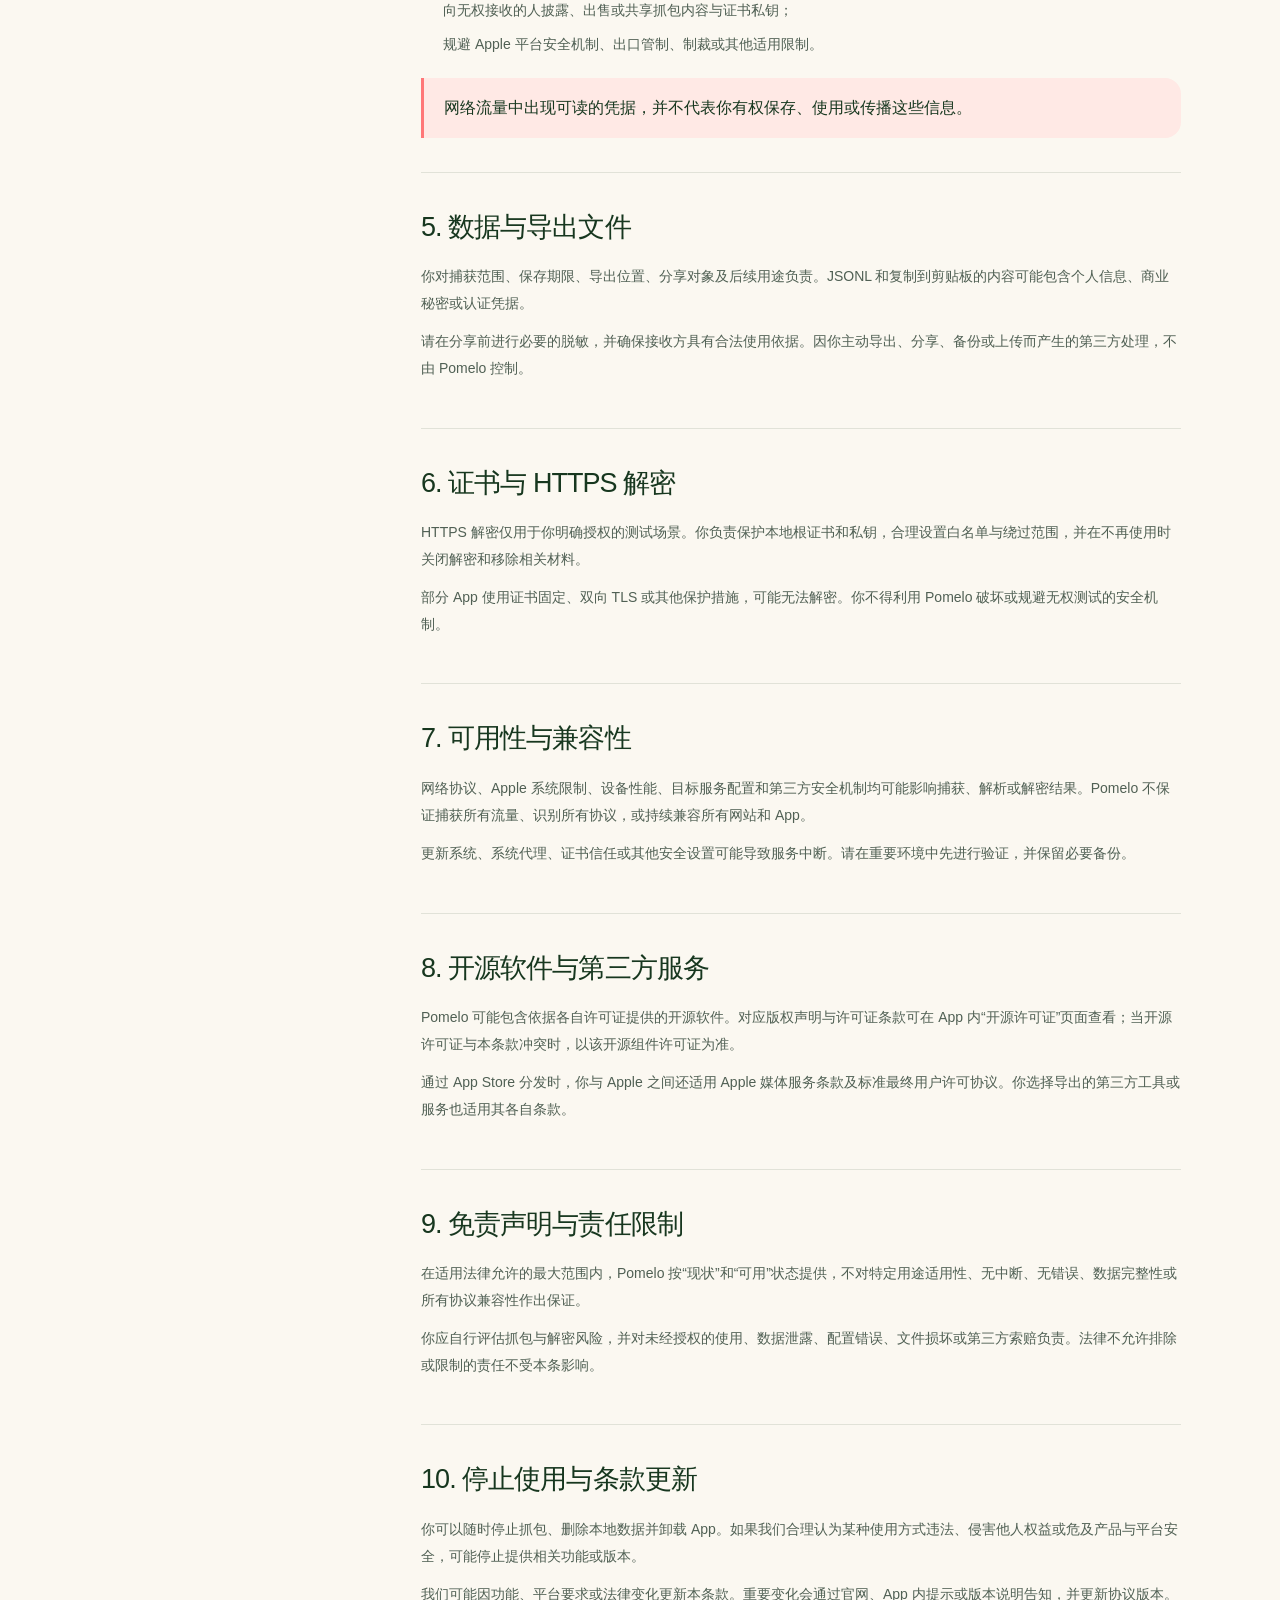
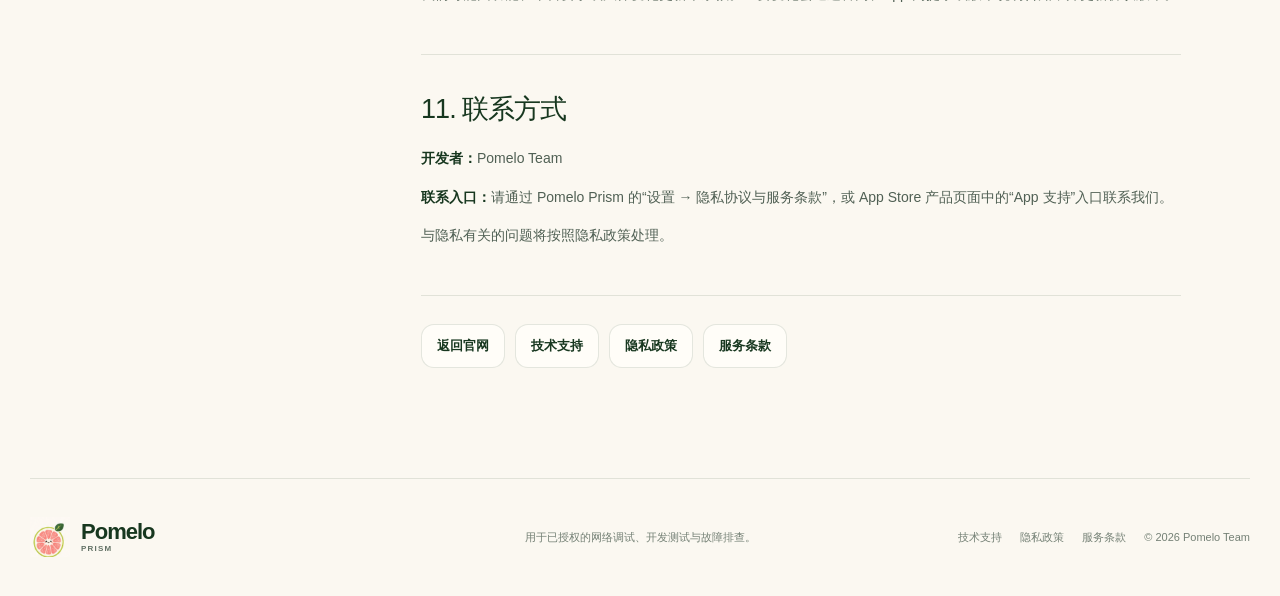
<file: terms/index.html>
<!DOCTYPE html><html lang="zh-CN"><head><meta charSet="utf-8"/><meta name="viewport" content="width=device-width, initial-scale=1"/><link rel="preload" href="/pomelo-icon.png" as="image"/><link rel="stylesheet" href="/_next/static/chunks/0xczfwa1be_9a.css" data-precedence="next"/><link rel="preload" as="script" fetchPriority="low" href="/_next/static/chunks/11qk_vpw_zwkf.js"/><script src="/_next/static/chunks/125l.7mq080dp.js" async=""></script><script src="/_next/static/chunks/10u3y4bw1ayzs.js" async=""></script><script src="/_next/static/chunks/turbopack-0x3h0o5n5ls1-.js" async=""></script><script src="/_next/static/chunks/0fsi8lw5utejl.js" async=""></script><script src="/_next/static/chunks/0d3tkj33oycf2.js" async=""></script><title>服务条款 — Pomelo Prism</title><meta name="description" content="使用 Pomelo Prism 进行本地 HTTP/HTTPS 调试、HTTPS 解密、会话分析和 JSONL 导出时适用的服务条款。"/><meta property="og:title" content="Pomelo Go &amp; Pomelo Prism — 看清每一次连接"/><meta property="og:description" content="清晰捕获，安心分析。为 iPhone 与 Mac 打造的本机网络分析工具。"/><meta property="og:url" content="http://localhost:3000/"/><meta property="og:locale" content="zh_CN"/><meta property="og:image" content="http://localhost:3000/og.png"/><meta property="og:image:width" content="1200"/><meta property="og:image:height" content="630"/><meta property="og:image:alt" content="Pomelo Go 与 Pomelo Prism — 看清每一次连接"/><meta property="og:type" content="website"/><meta name="twitter:card" content="summary_large_image"/><meta name="twitter:title" content="Pomelo Go &amp; Pomelo Prism — 看清每一次连接"/><meta name="twitter:description" content="清晰捕获，安心分析。为 iPhone 与 Mac 打造的本机网络分析工具。"/><meta name="twitter:image" content="http://localhost:3000/og.png"/><link rel="shortcut icon" href="/pomelo-icon.png"/><link rel="icon" href="/pomelo-icon.png"/><link rel="apple-touch-icon" href="/pomelo-icon.png"/><script src="/_next/static/chunks/03~yq9q893hmn.js" noModule=""></script></head><body><div hidden=""><!--$--><!--/$--></div><main class="legal-page"><nav class="nav shell" aria-label="主导航"><a class="brand" href="/#top" aria-label="Pomelo 首页"><img src="/pomelo-icon.png" alt=""/><span class="brand-copy"><strong>Pomelo</strong><small>PRISM</small></span></a><div class="nav-links"><a href="/#go">iOS 版</a><a href="/#prism">Mac 版</a><a href="/#features">功能</a><a href="/#privacy">隐私</a><a href="/support/">支持</a></div><a class="nav-cta" href="/downloads/Pomelo-Prism.dmg" download="">下载 Mac 完整版 <span aria-hidden="true">↓</span></a></nav><header class="legal-hero"><div class="shell legal-hero-inner"><div><span class="kicker">POMELO TERMS OF SERVICE</span><h1>服务条款</h1><p>使用 Pomelo Prism，即表示你同意在合法、授权并尊重他人隐私的前提下使用网络分析能力。</p></div><div class="legal-version"><span>当前版本</span><strong>Version 1.0</strong><span>适用于 Pomelo Prism</span></div></div></header><div class="shell legal-layout"><aside class="legal-toc" aria-label="页面目录"><strong>页面目录</strong><a href="#acceptance">1. 接受条款</a><a href="#service">2. 产品与服务范围</a><a href="#authorized-use">3. 授权使用要求</a><a href="#prohibited">4. 禁止行为</a><a href="#data">5. 数据与导出文件</a><a href="#certificates">6. 证书与 HTTPS 解密</a><a href="#availability">7. 可用性与兼容性</a><a href="#opensource">8. 开源软件与第三方服务</a><a href="#disclaimer">9. 免责声明与责任限制</a><a href="#termination">10. 停止使用与条款更新</a><a href="#contact">11. 联系方式</a></aside><article class="legal-content"><div class="legal-notice">Pomelo 是工具，不是代理节点或网络接入服务。你应当只捕获自己拥有、管理或已获得明确许可的设备、应用和网络流量。</div><section class="legal-section" id="acceptance"><h2>1. 接受条款</h2><p>本服务条款是你与 Pomelo Team 之间关于使用 Pomelo Prism、相关网站和文档的约定。下载安装、启用抓包、使用 HTTPS 解密或继续使用产品，即表示你已阅读并同意本条款与隐私政策。</p><p>如果你不同意，请不要启用抓包或 HTTPS 解密，并停止使用和卸载 App。</p></section><section class="legal-section" id="service"><h2>2. 产品与服务范围</h2><p>Pomelo 提供本机 HTTP/HTTPS 代理、会话整理、内容查看、规则管理、证书管理及 JSONL 导出等功能。不同平台、系统版本和设备可能提供不同能力。</p><p>Pomelo 不销售、运营、托管或分发代理节点，不承诺改变你的网络位置、访问受限服务或绕过网络政策。</p></section><section class="legal-section" id="authorized-use"><h2>3. 授权使用要求</h2><p>你可以将 Pomelo 用于：</p><ul><li>调试你开发、拥有或负责维护的 App、网站和服务；</li><li>分析你拥有或有权管理的设备与网络；</li><li>在获得设备所有者、数据主体和网络管理者明确授权后进行安全测试、教学或故障排查；</li><li>法律允许的其他本地网络分析活动。</li></ul><p>你应根据适用法律、合同、组织政策和保密义务，确定是否需要通知或取得相关人员同意。</p></section><section class="legal-section" id="prohibited"><h2>4. 禁止行为</h2><p>你不得使用 Pomelo：</p><ul><li>在未获授权的情况下截取他人的账号、密码、Cookie、令牌、通信内容或其他敏感信息；</li><li>入侵、干扰、破坏、绕过访问控制，或违反第三方服务条款；</li><li>传播恶意软件、窃取身份、实施欺诈、跟踪、骚扰或其他违法活动；</li><li>向无权接收的人披露、出售或共享抓包内容与证书私钥；</li><li>规避 Apple 平台安全机制、出口管制、制裁或其他适用限制。</li></ul><div class="legal-callout">网络流量中出现可读的凭据，并不代表你有权保存、使用或传播这些信息。</div></section><section class="legal-section" id="data"><h2>5. 数据与导出文件</h2><p>你对捕获范围、保存期限、导出位置、分享对象及后续用途负责。JSONL 和复制到剪贴板的内容可能包含个人信息、商业秘密或认证凭据。</p><p>请在分享前进行必要的脱敏，并确保接收方具有合法使用依据。因你主动导出、分享、备份或上传而产生的第三方处理，不由 Pomelo 控制。</p></section><section class="legal-section" id="certificates"><h2>6. 证书与 HTTPS 解密</h2><p>HTTPS 解密仅用于你明确授权的测试场景。你负责保护本地根证书和私钥，合理设置白名单与绕过范围，并在不再使用时关闭解密和移除相关材料。</p><p>部分 App 使用证书固定、双向 TLS 或其他保护措施，可能无法解密。你不得利用 Pomelo 破坏或规避无权测试的安全机制。</p></section><section class="legal-section" id="availability"><h2>7. 可用性与兼容性</h2><p>网络协议、Apple 系统限制、设备性能、目标服务配置和第三方安全机制均可能影响捕获、解析或解密结果。Pomelo 不保证捕获所有流量、识别所有协议，或持续兼容所有网站和 App。</p><p>更新系统、系统代理、证书信任或其他安全设置可能导致服务中断。请在重要环境中先进行验证，并保留必要备份。</p></section><section class="legal-section" id="opensource"><h2>8. 开源软件与第三方服务</h2><p>Pomelo 可能包含依据各自许可证提供的开源软件。对应版权声明与许可证条款可在 App 内“开源许可证”页面查看；当开源许可证与本条款冲突时，以该开源组件许可证为准。</p><p>通过 App Store 分发时，你与 Apple 之间还适用 Apple 媒体服务条款及标准最终用户许可协议。你选择导出的第三方工具或服务也适用其各自条款。</p></section><section class="legal-section" id="disclaimer"><h2>9. 免责声明与责任限制</h2><p>在适用法律允许的最大范围内，Pomelo 按“现状”和“可用”状态提供，不对特定用途适用性、无中断、无错误、数据完整性或所有协议兼容性作出保证。</p><p>你应自行评估抓包与解密风险，并对未经授权的使用、数据泄露、配置错误、文件损坏或第三方索赔负责。法律不允许排除或限制的责任不受本条影响。</p></section><section class="legal-section" id="termination"><h2>10. 停止使用与条款更新</h2><p>你可以随时停止抓包、删除本地数据并卸载 App。如果我们合理认为某种使用方式违法、侵害他人权益或危及产品与平台安全，可能停止提供相关功能或版本。</p><p>我们可能因功能、平台要求或法律变化更新本条款。重要变化会通过官网、App 内提示或版本说明告知，并更新协议版本。</p></section><section class="legal-section" id="contact"><h2>11. 联系方式</h2><p><strong>开发者：</strong>Pomelo Team</p><p><strong>联系入口：</strong>请通过 Pomelo Prism 的“设置 → 隐私协议与服务条款”，或 App Store 产品页面中的“App 支持”入口联系我们。</p><p>与隐私有关的问题将按照隐私政策处理。</p></section><div class="legal-links"><a href="/">返回官网</a><a href="/support/">技术支持</a><a href="/privacy/">隐私政策</a><a href="/terms/">服务条款</a></div></article></div><footer class="footer shell"><a class="brand" href="/#top"><img src="/pomelo-icon.png" alt=""/><span class="brand-copy"><strong>Pomelo</strong><small>PRISM</small></span></a><p>用于已授权的网络调试、开发测试与故障排查。</p><div class="footer-links"><a href="/support/">技术支持</a><a href="/privacy/">隐私政策</a><a href="/terms/">服务条款</a><span>© 2026 Pomelo Team</span></div></footer></main><!--$--><!--/$--><script src="/_next/static/chunks/11qk_vpw_zwkf.js" id="_R_" async=""></script><script>(self.__next_f=self.__next_f||[]).push([0])</script><script>self.__next_f.push([1,"1:\"$Sreact.fragment\"\n2:I[39756,[\"/_next/static/chunks/0fsi8lw5utejl.js\",\"/_next/static/chunks/0d3tkj33oycf2.js\"],\"default\"]\n3:I[37457,[\"/_next/static/chunks/0fsi8lw5utejl.js\",\"/_next/static/chunks/0d3tkj33oycf2.js\"],\"default\"]\n16:I[68027,[\"/_next/static/chunks/0fsi8lw5utejl.js\",\"/_next/static/chunks/0d3tkj33oycf2.js\"],\"default\",1]\n:HL[\"/_next/static/chunks/0xczfwa1be_9a.css\",\"style\"]\n:HL[\"/pomelo-icon.png\",\"image\"]\n"])</script><script>self.__next_f.push([1,"0:{\"P\":null,\"c\":[\"\",\"terms\",\"\"],\"q\":\"\",\"i\":false,\"f\":[[[\"\",{\"children\":[\"terms\",{\"children\":[\"__PAGE__\",{}]}]},\"$undefined\",\"$undefined\",16],[[\"$\",\"$1\",\"c\",{\"children\":[[[\"$\",\"link\",\"0\",{\"rel\":\"stylesheet\",\"href\":\"/_next/static/chunks/0xczfwa1be_9a.css\",\"precedence\":\"next\",\"crossOrigin\":\"$undefined\",\"nonce\":\"$undefined\"}],[\"$\",\"script\",\"script-0\",{\"src\":\"/_next/static/chunks/0fsi8lw5utejl.js\",\"async\":true,\"nonce\":\"$undefined\"}],[\"$\",\"script\",\"script-1\",{\"src\":\"/_next/static/chunks/0d3tkj33oycf2.js\",\"async\":true,\"nonce\":\"$undefined\"}]],[\"$\",\"html\",null,{\"lang\":\"zh-CN\",\"children\":[\"$\",\"body\",null,{\"children\":[\"$\",\"$L2\",null,{\"parallelRouterKey\":\"children\",\"error\":\"$undefined\",\"errorStyles\":\"$undefined\",\"errorScripts\":\"$undefined\",\"template\":[\"$\",\"$L3\",null,{}],\"templateStyles\":\"$undefined\",\"templateScripts\":\"$undefined\",\"notFound\":[[[\"$\",\"title\",null,{\"children\":\"404: This page could not be found.\"}],[\"$\",\"div\",null,{\"style\":{\"fontFamily\":\"system-ui,\\\"Segoe UI\\\",Roboto,Helvetica,Arial,sans-serif,\\\"Apple Color Emoji\\\",\\\"Segoe UI Emoji\\\"\",\"height\":\"100vh\",\"textAlign\":\"center\",\"display\":\"flex\",\"flexDirection\":\"column\",\"alignItems\":\"center\",\"justifyContent\":\"center\"},\"children\":[\"$\",\"div\",null,{\"children\":[[\"$\",\"style\",null,{\"dangerouslySetInnerHTML\":{\"__html\":\"body{color:#000;background:#fff;margin:0}.next-error-h1{border-right:1px solid rgba(0,0,0,.3)}@media (prefers-color-scheme:dark){body{color:#fff;background:#000}.next-error-h1{border-right:1px solid rgba(255,255,255,.3)}}\"}}],[\"$\",\"h1\",null,{\"className\":\"next-error-h1\",\"style\":{\"display\":\"inline-block\",\"margin\":\"0 20px 0 0\",\"padding\":\"0 23px 0 0\",\"fontSize\":24,\"fontWeight\":500,\"verticalAlign\":\"top\",\"lineHeight\":\"49px\"},\"children\":404}],[\"$\",\"div\",null,{\"style\":{\"display\":\"inline-block\"},\"children\":[\"$\",\"h2\",null,{\"style\":{\"fontSize\":14,\"fontWeight\":400,\"lineHeight\":\"49px\",\"margin\":0},\"children\":\"This page could not be found.\"}]}]]}]}]],[]],\"forbidden\":\"$undefined\",\"unauthorized\":\"$undefined\"}]}]}]]}],{\"children\":[[\"$\",\"$1\",\"c\",{\"children\":[null,[\"$\",\"$L2\",null,{\"parallelRouterKey\":\"children\",\"error\":\"$undefined\",\"errorStyles\":\"$undefined\",\"errorScripts\":\"$undefined\",\"template\":[\"$\",\"$L3\",null,{}],\"templateStyles\":\"$undefined\",\"templateScripts\":\"$undefined\",\"notFound\":\"$undefined\",\"forbidden\":\"$undefined\",\"unauthorized\":\"$undefined\"}]]}],{\"children\":[[\"$\",\"$1\",\"c\",{\"children\":[[\"$\",\"main\",null,{\"className\":\"legal-page\",\"children\":[[\"$\",\"nav\",null,{\"className\":\"nav shell\",\"aria-label\":\"主导航\",\"children\":[[\"$\",\"a\",null,{\"className\":\"brand\",\"href\":\"/#top\",\"aria-label\":\"Pomelo 首页\",\"children\":[[\"$\",\"img\",null,{\"src\":\"/pomelo-icon.png\",\"alt\":\"\"}],[\"$\",\"span\",null,{\"className\":\"brand-copy\",\"children\":[[\"$\",\"strong\",null,{\"children\":\"Pomelo\"}],[\"$\",\"small\",null,{\"children\":\"PRISM\"}]]}]]}],[\"$\",\"div\",null,{\"className\":\"nav-links\",\"children\":[[\"$\",\"a\",null,{\"href\":\"/#go\",\"children\":\"iOS 版\"}],[\"$\",\"a\",null,{\"href\":\"/#prism\",\"children\":\"Mac 版\"}],[\"$\",\"a\",null,{\"href\":\"/#features\",\"children\":\"功能\"}],[\"$\",\"a\",null,{\"href\":\"/#privacy\",\"children\":\"隐私\"}],[\"$\",\"a\",null,{\"href\":\"/support/\",\"children\":\"支持\"}]]}],[\"$\",\"a\",null,{\"className\":\"nav-cta\",\"href\":\"/downloads/Pomelo-Prism.dmg\",\"download\":true,\"children\":[\"下载 Mac 完整版 \",[\"$\",\"span\",null,{\"aria-hidden\":\"true\",\"children\":\"↓\"}]]}]]}],[\"$\",\"header\",null,{\"className\":\"legal-hero\",\"children\":[\"$\",\"div\",null,{\"className\":\"shell legal-hero-inner\",\"children\":[[\"$\",\"div\",null,{\"children\":[[\"$\",\"span\",null,{\"className\":\"kicker\",\"children\":\"POMELO TERMS OF SERVICE\"}],[\"$\",\"h1\",null,{\"children\":\"服务条款\"}],[\"$\",\"p\",null,{\"children\":\"使用 Pomelo Prism，即表示你同意在合法、授权并尊重他人隐私的前提下使用网络分析能力。\"}]]}],[\"$\",\"div\",null,{\"className\":\"legal-version\",\"children\":[[\"$\",\"span\",null,{\"children\":\"当前版本\"}],[\"$\",\"strong\",null,{\"children\":\"Version 1.0\"}],[\"$\",\"span\",null,{\"children\":\"适用于 Pomelo Prism\"}]]}]]}]}],[\"$\",\"div\",null,{\"className\":\"shell legal-layout\",\"children\":[[\"$\",\"aside\",null,{\"className\":\"legal-toc\",\"aria-label\":\"页面目录\",\"children\":[[\"$\",\"strong\",null,{\"children\":\"页面目录\"}],[[\"$\",\"a\",\"acceptance\",{\"href\":\"#acceptance\",\"children\":\"1. 接受条款\"}],[\"$\",\"a\",\"service\",{\"href\":\"#service\",\"children\":\"2. 产品与服务范围\"}],[\"$\",\"a\",\"authorized-use\",{\"href\":\"#authorized-use\",\"children\":\"3. 授权使用要求\"}],[\"$\",\"a\",\"prohibited\",{\"href\":\"#prohibited\",\"children\":\"4. 禁止行为\"}],[\"$\",\"a\",\"data\",{\"href\":\"#data\",\"children\":\"5. 数据与导出文件\"}],[\"$\",\"a\",\"certificates\",{\"href\":\"#certificates\",\"children\":\"6. 证书与 HTTPS 解密\"}],[\"$\",\"a\",\"availability\",{\"href\":\"#availability\",\"children\":\"7. 可用性与兼容性\"}],[\"$\",\"a\",\"opensource\",{\"href\":\"#opensource\",\"children\":\"8. 开源软件与第三方服务\"}],[\"$\",\"a\",\"disclaimer\",{\"href\":\"#disclaimer\",\"children\":\"9. 免责声明与责任限制\"}],[\"$\",\"a\",\"termination\",{\"href\":\"#termination\",\"children\":\"10. 停止使用与条款更新\"}],[\"$\",\"a\",\"contact\",{\"href\":\"#contact\",\"children\":\"11. 联系方式\"}]]]}],[\"$\",\"article\",null,{\"className\":\"legal-content\",\"children\":[[[\"$\",\"div\",null,{\"className\":\"legal-notice\",\"children\":\"Pomelo 是工具，不是代理节点或网络接入服务。你应当只捕获自己拥有、管理或已获得明确许可的设备、应用和网络流量。\"}],[\"$\",\"section\",null,{\"className\":\"legal-section\",\"id\":\"acceptance\",\"children\":[\"$L4\",\"$L5\",\"$L6\"]}],\"$L7\",\"$L8\",\"$L9\",\"$La\",\"$Lb\",\"$Lc\",\"$Ld\",\"$Le\",\"$Lf\",\"$L10\"],\"$L11\"]}]]}],\"$L12\"]}],null,\"$L13\"]}],{},null,false,null]},null,false,\"$@14\"]},null,false,null],\"$L15\",false]],\"m\":\"$undefined\",\"G\":[\"$16\",[\"$L17\"]],\"S\":true,\"h\":null,\"s\":\"$undefined\",\"l\":\"$undefined\",\"p\":\"$undefined\",\"d\":\"$undefined\",\"b\":\"MqrkELtoD-3BnXEUqqU1c\"}\n"])</script><script>self.__next_f.push([1,"18:I[97367,[\"/_next/static/chunks/0fsi8lw5utejl.js\",\"/_next/static/chunks/0d3tkj33oycf2.js\"],\"OutletBoundary\"]\n19:\"$Sreact.suspense\"\n1c:I[97367,[\"/_next/static/chunks/0fsi8lw5utejl.js\",\"/_next/static/chunks/0d3tkj33oycf2.js\"],\"ViewportBoundary\"]\n1e:I[97367,[\"/_next/static/chunks/0fsi8lw5utejl.js\",\"/_next/static/chunks/0d3tkj33oycf2.js\"],\"MetadataBoundary\"]\n4:[\"$\",\"h2\",null,{\"children\":\"1. 接受条款\"}]\n5:[\"$\",\"p\",null,{\"children\":\"本服务条款是你与 Pomelo Team 之间关于使用 Pomelo Prism、相关网站和文档的约定。下载安装、启用抓包、使用 HTTPS 解密或继续使用产品，即表示你已阅读并同意本条款与隐私政策。\"}]\n6:[\"$\",\"p\",null,{\"children\":\"如果你不同意，请不要启用抓包或 HTTPS 解密，并停止使用和卸载 App。\"}]\n7:[\"$\",\"section\",null,{\"className\":\"legal-section\",\"id\":\"service\",\"children\":[[\"$\",\"h2\",null,{\"children\":\"2. 产品与服务范围\"}],[\"$\",\"p\",null,{\"children\":\"Pomelo 提供本机 HTTP/HTTPS 代理、会话整理、内容查看、规则管理、证书管理及 JSONL 导出等功能。不同平台、系统版本和设备可能提供不同能力。\"}],[\"$\",\"p\",null,{\"children\":\"Pomelo 不销售、运营、托管或分发代理节点，不承诺改变你的网络位置、访问受限服务或绕过网络政策。\"}]]}]\n8:[\"$\",\"section\",null,{\"className\":\"legal-section\",\"id\":\"authorized-use\",\"children\":[[\"$\",\"h2\",null,{\"children\":\"3. 授权使用要求\"}],[\"$\",\"p\",null,{\"children\":\"你可以将 Pomelo 用于：\"}],[\"$\",\"ul\",null,{\"children\":[[\"$\",\"li\",null,{\"children\":\"调试你开发、拥有或负责维护的 App、网站和服务；\"}],[\"$\",\"li\",null,{\"children\":\"分析你拥有或有权管理的设备与网络；\"}],[\"$\",\"li\",null,{\"children\":\"在获得设备所有者、数据主体和网络管理者明确授权后进行安全测试、教学或故障排查；\"}],[\"$\",\"li\",null,{\"children\":\"法律允许的其他本地网络分析活动。\"}]]}],[\"$\",\"p\",null,{\"children\":\"你应根据适用法律、合同、组织政策和保密义务，确定是否需要通知或取得相关人员同意。\"}]]}]\n9:[\"$\",\"section\",null,{\"className\":\"legal-section\",\"id\":\"prohibited\",\"children\":[[\"$\",\"h2\",null,{\"children\":\"4. 禁止行为\"}],[\"$\",\"p\",null,{\"children\":\"你不得使用 Pomelo：\"}],[\"$\",\"ul\",null,{\"children\":[[\"$\",\"li\",null,{\"children\":\"在未获授权的情况下截取他人的账号、密码、Cookie、令牌、通信内容或其他敏感信息；\"}],[\"$\",\"li\",null,{\"children\":\"入侵、干扰、破坏、绕过访问控制，或违反第三方服务条款；\"}],[\"$\",\"li\",null,{\"children\":\"传播恶意软件、窃取身份、实施欺诈、跟踪、骚扰或其他违法活动；\"}],[\"$\",\"li\",null,{\"children\":\"向无权接收的人披露、出售或共享抓包内容与证书私钥；\"}],[\"$\",\"li\",null,{\"children\":\"规避 Apple 平台安全机制、出口管制、制裁或其他适用限制。\"}]]}],[\"$\",\"div\",null,{\"className\":\"legal-callout\",\"children\":\"网络流量中出现可读的凭据，并不代表你有权保存、使用或传播这些信息。\"}]]}]\na:[\"$\",\"section\",null,{\"className\":\"legal-section\",\"id\":\"data\",\"children\":[[\"$\",\"h2\",null,{\"children\":\"5. 数据与导出文件\"}],[\"$\",\"p\",null,{\"children\":\"你对捕获范围、保存期限、导出位置、分享对象及后续用途负责。JSONL 和复制到剪贴板的内容可能包含个人信息、商业秘密或认证凭据。\"}],[\"$\",\"p\",null,{\"children\":\"请在分享前进行必要的脱敏，并确保接收方具有合法使用依据。因你主动导出、分享、备份或上传而产生的第三方处理，不由 Pomelo 控制。\"}]]}]\nb:[\"$\",\"section\",null,{\"className\":\"legal-section\",\"id\":\"certificates\",\"children\":[[\"$\",\"h2\",null,{\"children\":\"6. 证书与 HTTPS 解密\"}],[\"$\",\"p\",null,{\"children\":\"HTTPS 解密仅用于你明确授权的测试场景。你负责保护本地根证书和私钥，合理设置白名单与绕过范围，并在不再使用时关闭解密和移除相关材料。\"}],[\"$\",\"p\",null,{\"children\":\"部分 App 使用证书固定、双向 TLS 或其他"])</script><script>self.__next_f.push([1,"保护措施，可能无法解密。你不得利用 Pomelo 破坏或规避无权测试的安全机制。\"}]]}]\nc:[\"$\",\"section\",null,{\"className\":\"legal-section\",\"id\":\"availability\",\"children\":[[\"$\",\"h2\",null,{\"children\":\"7. 可用性与兼容性\"}],[\"$\",\"p\",null,{\"children\":\"网络协议、Apple 系统限制、设备性能、目标服务配置和第三方安全机制均可能影响捕获、解析或解密结果。Pomelo 不保证捕获所有流量、识别所有协议，或持续兼容所有网站和 App。\"}],[\"$\",\"p\",null,{\"children\":\"更新系统、系统代理、证书信任或其他安全设置可能导致服务中断。请在重要环境中先进行验证，并保留必要备份。\"}]]}]\nd:[\"$\",\"section\",null,{\"className\":\"legal-section\",\"id\":\"opensource\",\"children\":[[\"$\",\"h2\",null,{\"children\":\"8. 开源软件与第三方服务\"}],[\"$\",\"p\",null,{\"children\":\"Pomelo 可能包含依据各自许可证提供的开源软件。对应版权声明与许可证条款可在 App 内“开源许可证”页面查看；当开源许可证与本条款冲突时，以该开源组件许可证为准。\"}],[\"$\",\"p\",null,{\"children\":\"通过 App Store 分发时，你与 Apple 之间还适用 Apple 媒体服务条款及标准最终用户许可协议。你选择导出的第三方工具或服务也适用其各自条款。\"}]]}]\ne:[\"$\",\"section\",null,{\"className\":\"legal-section\",\"id\":\"disclaimer\",\"children\":[[\"$\",\"h2\",null,{\"children\":\"9. 免责声明与责任限制\"}],[\"$\",\"p\",null,{\"children\":\"在适用法律允许的最大范围内，Pomelo 按“现状”和“可用”状态提供，不对特定用途适用性、无中断、无错误、数据完整性或所有协议兼容性作出保证。\"}],[\"$\",\"p\",null,{\"children\":\"你应自行评估抓包与解密风险，并对未经授权的使用、数据泄露、配置错误、文件损坏或第三方索赔负责。法律不允许排除或限制的责任不受本条影响。\"}]]}]\nf:[\"$\",\"section\",null,{\"className\":\"legal-section\",\"id\":\"termination\",\"children\":[[\"$\",\"h2\",null,{\"children\":\"10. 停止使用与条款更新\"}],[\"$\",\"p\",null,{\"children\":\"你可以随时停止抓包、删除本地数据并卸载 App。如果我们合理认为某种使用方式违法、侵害他人权益或危及产品与平台安全，可能停止提供相关功能或版本。\"}],[\"$\",\"p\",null,{\"children\":\"我们可能因功能、平台要求或法律变化更新本条款。重要变化会通过官网、App 内提示或版本说明告知，并更新协议版本。\"}]]}]\n10:[\"$\",\"section\",null,{\"className\":\"legal-section\",\"id\":\"contact\",\"children\":[[\"$\",\"h2\",null,{\"children\":\"11. 联系方式\"}],[\"$\",\"p\",null,{\"children\":[[\"$\",\"strong\",null,{\"children\":\"开发者：\"}],\"Pomelo Team\"]}],[\"$\",\"p\",null,{\"children\":[[\"$\",\"strong\",null,{\"children\":\"联系入口：\"}],\"请通过 Pomelo Prism 的“设置 → 隐私协议与服务条款”，或 App Store 产品页面中的“App 支持”入口联系我们。\"]}],[\"$\",\"p\",null,{\"children\":\"与隐私有关的问题将按照隐私政策处理。\"}]]}]\n11:[\"$\",\"div\",null,{\"className\":\"legal-links\",\"children\":[[\"$\",\"a\",null,{\"href\":\"/\",\"children\":\"返回官网\"}],[\"$\",\"a\",null,{\"href\":\"/support/\",\"children\":\"技术支持\"}],[\"$\",\"a\",null,{\"href\":\"/privacy/\",\"children\":\"隐私政策\"}],[\"$\",\"a\",null,{\"href\":\"/terms/\",\"children\":\"服务条款\"}]]}]\n12:[\"$\",\"footer\",null,{\"className\":\"footer shell\",\"children\":[[\"$\",\"a\",null,{\"className\":\"brand\",\"href\":\"/#top\",\"children\":[[\"$\",\"img\",null,{\"src\":\"/pomelo-icon.png\",\"alt\":\"\"}],[\"$\",\"span\",null,{\"className\":\"brand-copy\",\"children\":[[\"$\",\"strong\",null,{\"children\":\"Pomelo\"}],[\"$\",\"small\",null,{\"children\":\"PRISM\"}]]}]]}],[\"$\",\"p\",null,{\"children\":\"用于已授权的网络调试、开发测试与故障排查。\"}],[\"$\",\"div\",null,{\"className\":\"footer-links\",\"children\":[[\"$\",\"a\",null,{\"href\":\"/support/\",\"children\":\"技术支持\"}],[\"$\",\"a\",null,{\"href\":\"/privacy/\",\"children\":\"隐私政策\"}],[\"$\",\"a\",null,{\"href\":\"/terms/\",\"children\":\"服务条款\"}],[\"$\",\"span\",null,{\"children\":\"© 2026 Pomelo Team\"}]]}]]}]\n13:[\"$\",\"$L18\",null,{\"children\":"])</script><script>self.__next_f.push([1,"[\"$\",\"$19\",null,{\"name\":\"Next.MetadataOutlet\",\"children\":\"$@1a\"}]}]\n1b:[]\n14:\"$W1b\"\n15:[\"$\",\"$1\",\"h\",{\"children\":[null,[\"$\",\"$L1c\",null,{\"children\":\"$L1d\"}],[\"$\",\"div\",null,{\"hidden\":true,\"children\":[\"$\",\"$L1e\",null,{\"children\":[\"$\",\"$19\",null,{\"name\":\"Next.Metadata\",\"children\":\"$L1f\"}]}]}],null]}]\n17:[\"$\",\"link\",\"0\",{\"rel\":\"stylesheet\",\"href\":\"/_next/static/chunks/0xczfwa1be_9a.css\",\"precedence\":\"next\",\"crossOrigin\":\"$undefined\",\"nonce\":\"$undefined\"}]\n"])</script><script>self.__next_f.push([1,"1d:[[\"$\",\"meta\",\"0\",{\"charSet\":\"utf-8\"}],[\"$\",\"meta\",\"1\",{\"name\":\"viewport\",\"content\":\"width=device-width, initial-scale=1\"}]]\n"])</script><script>self.__next_f.push([1,"20:I[27201,[\"/_next/static/chunks/0fsi8lw5utejl.js\",\"/_next/static/chunks/0d3tkj33oycf2.js\"],\"IconMark\"]\n1a:null\n"])</script><script>self.__next_f.push([1,"1f:[[\"$\",\"title\",\"0\",{\"children\":\"服务条款 — Pomelo Prism\"}],[\"$\",\"meta\",\"1\",{\"name\":\"description\",\"content\":\"使用 Pomelo Prism 进行本地 HTTP/HTTPS 调试、HTTPS 解密、会话分析和 JSONL 导出时适用的服务条款。\"}],[\"$\",\"meta\",\"2\",{\"property\":\"og:title\",\"content\":\"Pomelo Go \u0026 Pomelo Prism — 看清每一次连接\"}],[\"$\",\"meta\",\"3\",{\"property\":\"og:description\",\"content\":\"清晰捕获，安心分析。为 iPhone 与 Mac 打造的本机网络分析工具。\"}],[\"$\",\"meta\",\"4\",{\"property\":\"og:url\",\"content\":\"http://localhost:3000/\"}],[\"$\",\"meta\",\"5\",{\"property\":\"og:locale\",\"content\":\"zh_CN\"}],[\"$\",\"meta\",\"6\",{\"property\":\"og:image\",\"content\":\"http://localhost:3000/og.png\"}],[\"$\",\"meta\",\"7\",{\"property\":\"og:image:width\",\"content\":\"1200\"}],[\"$\",\"meta\",\"8\",{\"property\":\"og:image:height\",\"content\":\"630\"}],[\"$\",\"meta\",\"9\",{\"property\":\"og:image:alt\",\"content\":\"Pomelo Go 与 Pomelo Prism — 看清每一次连接\"}],[\"$\",\"meta\",\"10\",{\"property\":\"og:type\",\"content\":\"website\"}],[\"$\",\"meta\",\"11\",{\"name\":\"twitter:card\",\"content\":\"summary_large_image\"}],[\"$\",\"meta\",\"12\",{\"name\":\"twitter:title\",\"content\":\"Pomelo Go \u0026 Pomelo Prism — 看清每一次连接\"}],[\"$\",\"meta\",\"13\",{\"name\":\"twitter:description\",\"content\":\"清晰捕获，安心分析。为 iPhone 与 Mac 打造的本机网络分析工具。\"}],[\"$\",\"meta\",\"14\",{\"name\":\"twitter:image\",\"content\":\"http://localhost:3000/og.png\"}],[\"$\",\"link\",\"15\",{\"rel\":\"shortcut icon\",\"href\":\"/pomelo-icon.png\"}],[\"$\",\"link\",\"16\",{\"rel\":\"icon\",\"href\":\"/pomelo-icon.png\"}],[\"$\",\"link\",\"17\",{\"rel\":\"apple-touch-icon\",\"href\":\"/pomelo-icon.png\"}],[\"$\",\"$L20\",\"18\",{}]]\n"])</script></body></html>
</file>
<file: _next/static/chunks/0xczfwa1be_9a.css>
@layer properties{@supports (((-webkit-hyphens:none)) and (not (margin-trim:inline))) or ((-moz-orient:inline) and (not (color:rgb(from red r g b)))){*,:before,:after,::backdrop{--tw-border-style:solid;--tw-shadow:0 0 #0000;--tw-shadow-color:initial;--tw-shadow-alpha:100%;--tw-inset-shadow:0 0 #0000;--tw-inset-shadow-color:initial;--tw-inset-shadow-alpha:100%;--tw-ring-color:initial;--tw-ring-shadow:0 0 #0000;--tw-inset-ring-color:initial;--tw-inset-ring-shadow:0 0 #0000;--tw-ring-inset:initial;--tw-ring-offset-width:0px;--tw-ring-offset-color:#fff;--tw-ring-offset-shadow:0 0 #0000;--tw-blur:initial;--tw-brightness:initial;--tw-contrast:initial;--tw-grayscale:initial;--tw-hue-rotate:initial;--tw-invert:initial;--tw-opacity:initial;--tw-saturate:initial;--tw-sepia:initial;--tw-drop-shadow:initial;--tw-drop-shadow-color:initial;--tw-drop-shadow-alpha:100%;--tw-drop-shadow-size:initial}}}@layer theme{:root,:host{--font-sans:ui-sans-serif, system-ui, sans-serif, "Apple Color Emoji", "Segoe UI Emoji", "Segoe UI Symbol", "Noto Color Emoji";--font-mono:ui-monospace, SFMono-Regular, Menlo, Monaco, Consolas, "Liberation Mono", "Courier New", monospace;--spacing:.25rem;--radius-lg:.5rem;--radius-xl:.75rem;--default-font-family:var(--font-sans);--default-mono-font-family:var(--font-mono)}}@layer base{*,:after,:before,::backdrop{box-sizing:border-box;border:0 solid;margin:0;padding:0}::file-selector-button{box-sizing:border-box;border:0 solid;margin:0;padding:0}html,:host{-webkit-text-size-adjust:100%;tab-size:4;line-height:1.5;font-family:var(--default-font-family,ui-sans-serif, system-ui, sans-serif, "Apple Color Emoji", "Segoe UI Emoji", "Segoe UI Symbol", "Noto Color Emoji");font-feature-settings:var(--default-font-feature-settings,normal);font-variation-settings:var(--default-font-variation-settings,normal);-webkit-tap-highlight-color:transparent}hr{height:0;color:inherit;border-top-width:1px}abbr:where([title]){-webkit-text-decoration:underline dotted;text-decoration:underline dotted}h1,h2,h3,h4,h5,h6{font-size:inherit;font-weight:inherit}a{color:inherit;-webkit-text-decoration:inherit;-webkit-text-decoration:inherit;-webkit-text-decoration:inherit;-webkit-text-decoration:inherit;text-decoration:inherit}b,strong{font-weight:bolder}code,kbd,samp,pre{font-family:var(--default-mono-font-family,ui-monospace, SFMono-Regular, Menlo, Monaco, Consolas, "Liberation Mono", "Courier New", monospace);font-feature-settings:var(--default-mono-font-feature-settings,normal);font-variation-settings:var(--default-mono-font-variation-settings,normal);font-size:1em}small{font-size:80%}sub,sup{vertical-align:baseline;font-size:75%;line-height:0;position:relative}sub{bottom:-.25em}sup{top:-.5em}table{text-indent:0;border-color:inherit;border-collapse:collapse}:-moz-focusring{outline:auto}progress{vertical-align:baseline}summary{display:list-item}ol,ul,menu{list-style:none}img,svg,video,canvas,audio,iframe,embed,object{vertical-align:middle;display:block}img,video{max-width:100%;height:auto}button,input,select,optgroup,textarea{font:inherit;font-feature-settings:inherit;font-variation-settings:inherit;letter-spacing:inherit;color:inherit;opacity:1;background-color:#0000;border-radius:0}::file-selector-button{font:inherit;font-feature-settings:inherit;font-variation-settings:inherit;letter-spacing:inherit;color:inherit;opacity:1;background-color:#0000;border-radius:0}:where(select:is([multiple],[size])) optgroup{font-weight:bolder}:where(select:is([multiple],[size])) optgroup option{padding-inline-start:20px}::file-selector-button{margin-inline-end:4px}::placeholder{opacity:1}@supports (not ((-webkit-appearance:-apple-pay-button))) or (contain-intrinsic-size:1px){::placeholder{color:currentColor}@supports (color:color-mix(in lab, red, red)){::placeholder{color:color-mix(in oklab, currentcolor 50%, transparent)}}}textarea{resize:vertical}::-webkit-search-decoration{-webkit-appearance:none}::-webkit-date-and-time-value{min-height:1lh;text-align:inherit}::-webkit-datetime-edit{display:inline-flex}::-webkit-datetime-edit-fields-wrapper{padding:0}::-webkit-datetime-edit{padding-block:0}::-webkit-datetime-edit-year-field{padding-block:0}::-webkit-datetime-edit-month-field{padding-block:0}::-webkit-datetime-edit-day-field{padding-block:0}::-webkit-datetime-edit-hour-field{padding-block:0}::-webkit-datetime-edit-minute-field{padding-block:0}::-webkit-datetime-edit-second-field{padding-block:0}::-webkit-datetime-edit-millisecond-field{padding-block:0}::-webkit-datetime-edit-meridiem-field{padding-block:0}::-webkit-calendar-picker-indicator{line-height:1}:-moz-ui-invalid{box-shadow:none}button,input:where([type=button],[type=reset],[type=submit]){appearance:button}::file-selector-button{appearance:button}::-webkit-inner-spin-button{height:auto}::-webkit-outer-spin-button{height:auto}[hidden]:where(:not([hidden=until-found])){display:none!important}}@layer components;@layer utilities{.relative{position:relative}.static{position:static}.start{inset-inline-start:var(--spacing)}.end{inset-inline-end:var(--spacing)}.contents{display:contents}.table{display:table}.resize{resize:both}.border{border-style:var(--tw-border-style);border-width:1px}.shadow{--tw-shadow:0 1px 3px 0 var(--tw-shadow-color,#0000001a), 0 1px 2px -1px var(--tw-shadow-color,#0000001a);box-shadow:var(--tw-inset-shadow), var(--tw-inset-ring-shadow), var(--tw-ring-offset-shadow), var(--tw-ring-shadow), var(--tw-shadow)}.filter{filter:var(--tw-blur,) var(--tw-brightness,) var(--tw-contrast,) var(--tw-grayscale,) var(--tw-hue-rotate,) var(--tw-invert,) var(--tw-saturate,) var(--tw-sepia,) var(--tw-drop-shadow,)}}:root{--ink:#17371f;--ink-strong:#102b17;--ink-soft:#617064;--cream:#fbf8f1;--paper:#fffdf8;--lime:#92bd3f;--lime-deep:#78a83b;--lime-pale:#eef5d8;--coral:#ff7778;--coral-deep:#f15f63;--coral-pale:#ffe9e5;--bezel:#d7ddd5;--bezel-surface:#f2f4ef;--bezel-deep:#838d83;--line:#2341271f;--shadow:0 24px 70px #263b211f;--radius-xl:40px;--radius-lg:28px;--radius-md:18px}*{box-sizing:border-box}html{scroll-behavior:smooth;background:var(--cream)}body{background:radial-gradient(circle at 7% 9%, #ff777814, transparent 25rem), radial-gradient(circle at 91% 16%, #92bd3f1a, transparent 28rem), var(--cream);color:var(--ink);-webkit-font-smoothing:antialiased;margin:0;font-family:SF Pro Display,SF Pro Text,-apple-system,BlinkMacSystemFont,PingFang SC,Microsoft YaHei,sans-serif}button,a,summary{-webkit-tap-highlight-color:transparent}a{color:inherit;text-decoration:none}img{max-width:100%;display:block}.shell{margin-left:auto;margin-right:auto;width:calc(100% - 48px);max-width:1220px;margin-inline:auto}.announcement{color:#526451;letter-spacing:.06em;background:#edf2e3;border-bottom:1px solid #78a83b1f;justify-content:center;align-items:center;gap:9px;min-height:36px;padding:8px 24px;font-size:13px;display:flex}.announcement-dot{background:var(--coral);border-radius:999px;width:8px;height:8px;box-shadow:0 0 0 5px #ff77781f}.nav{z-index:20;grid-template-columns:1fr auto 1fr;align-items:center;gap:24px;min-height:86px;display:grid;position:relative}.brand{letter-spacing:-.04em;align-items:center;gap:11px;width:max-content;font-size:23px;font-weight:780;display:inline-flex}.brand img{object-fit:contain;width:40px;height:40px}.brand-copy{gap:2px;line-height:1;display:grid}.brand-copy strong{letter-spacing:-.045em;font-size:22px}.brand-copy small{color:var(--ink-soft);letter-spacing:.15em;font-size:8px;font-weight:780}.nav-links{color:var(--ink-soft);align-items:center;gap:26px;font-size:14px;display:flex}.nav-links a,.nav-cta{transition:color .18s,transform .18s}.nav-links a:hover{color:var(--coral-deep)}.nav-cta{border:1px solid var(--line);-webkit-backdrop-filter:blur(12px);backdrop-filter:blur(12px);background:#fffdf8bd;border-radius:999px;justify-self:end;align-items:center;gap:8px;padding:11px 16px;font-size:13px;font-weight:680;display:inline-flex}.nav-cta:hover{transform:translateY(-2px)}.hero{min-height:840px;padding-block:54px 88px;display:block}.hero-copy{z-index:5;text-align:center;max-width:920px;margin-inline:auto;position:relative}.pill{color:#567a2f;letter-spacing:.03em;background:#eef5d8c2;border:1px solid #78a83b47;border-radius:999px;align-items:center;gap:9px;width:max-content;margin-inline:auto;padding:9px 14px;font-size:13px;font-weight:680;display:inline-flex}.pill span{color:var(--lime);font-size:9px}.hero h1{letter-spacing:-.052em;max-width:920px;margin:24px 0;font-size:clamp(46px,4.7vw,68px);font-weight:800;line-height:1.09}.hero h1 span{color:var(--coral);display:block}.hero-copy>p{max-width:720px;color:var(--ink-soft);margin:0 auto;font-size:17px;line-height:1.85}.hero-actions{flex-wrap:wrap;justify-content:center;align-items:center;gap:12px;margin-top:34px;display:flex}.button{border:1px solid #0000;border-radius:16px;justify-content:center;align-items:center;gap:10px;min-height:50px;padding:0 22px;font-size:14px;font-weight:720;transition:transform .18s,box-shadow .18s,background .18s;display:inline-flex}.button:hover{transform:translateY(-2px)}.button.primary{background:var(--coral);color:#fff;box-shadow:0 14px 30px #f15f633d}.button.primary:hover{box-shadow:0 18px 34px #f15f6352}.button.ghost{border-color:var(--line);background:#fffdf8b8}.store-download{position:relative}.store-download>.button{width:100%}.store-download>.button:focus-visible{outline:3px solid var(--lime);outline-offset:4px}.store-download[data-preview-open=true]{z-index:10}.store-preview{left:var(--preview-left,50%);text-align:left;opacity:0;visibility:hidden;transform-origin:bottom;background:#fffdf8fa;border:1px solid #78a83b38;border-radius:25px;width:354px;padding:17px;transition:opacity .2s,transform .26s cubic-bezier(.2,.8,.2,1),visibility .2s;position:absolute;bottom:calc(100% + 18px);transform:translate(-50%,12px)scale(.96);box-shadow:0 24px 60px #17371f2b,0 4px 12px #17371f0d}.store-preview:before{content:"";height:22px;position:absolute;inset:100% 0 auto}.store-preview:after{content:"";background:var(--paper);border-bottom:1px solid #78a83b38;border-right:1px solid #78a83b38;width:12px;height:12px;position:absolute;bottom:-6px;left:calc(50% - 6px);transform:rotate(45deg)}.store-download[data-preview-open=true] .store-preview{opacity:1;visibility:visible;transform:translate(-50%, 0) scale(var(--preview-scale,1))}.store-download[data-preview-placement=below] .store-preview{transform-origin:top;top:calc(100% + 18px);bottom:auto}.store-download[data-preview-placement=below] .store-preview:before{inset:auto 0 100%}.store-download[data-preview-placement=below] .store-preview:after{top:-6px;bottom:auto;transform:rotate(225deg)}.store-preview-caption{align-items:center;gap:6px;margin-bottom:13px;font-size:12px;font-weight:700;display:flex}.store-preview-spark{color:var(--coral);font-size:18px}.store-preview-caption small{color:var(--ink-soft);margin-left:auto;font-size:10px;font-weight:400}.store-preview-footer{color:var(--ink-soft);justify-content:space-between;gap:8px;margin-top:13px;font-size:10px;display:flex}.store-preview-footer span:last-child{color:#587d32}.store-mac-window{border:1px solid var(--line);background:#fff;border-radius:13px;overflow:hidden;box-shadow:0 10px 20px #17371f0f}.store-window-bar{border-bottom:1px solid var(--line);height:29px;color:var(--ink-soft);background:#f5f6f2;justify-content:space-between;align-items:center;padding:0 10px;font-size:9px;display:flex}.store-window-bar>span:first-child{gap:4px;display:flex}.store-window-bar i{background:#ff9390;border-radius:50%;width:6px;height:6px}.store-window-bar i:nth-child(2){background:#e9cd78}.store-window-bar i:nth-child(3){background:#95bf86}.store-mac-body{min-height:176px;display:flex}.store-mac-sidebar{border-right:1px solid var(--line);background:#f5f7f0;flex-direction:column;flex-shrink:0;align-items:center;gap:13px;width:42px;padding-top:16px;display:flex}.store-symbol{color:#fff;background:var(--lime-deep);border-radius:7px;place-items:center;width:24px;height:24px;font-size:16px;font-weight:750;display:grid}.store-mac-sidebar>i{background:#dce4d3;border-radius:2px;width:19px;height:4px}.store-mac-sidebar>i:first-of-type{background:var(--lime)}.store-mac-content{flex:1;min-width:0;padding:14px}.store-app-identity{align-items:center;gap:9px;display:flex}.store-app-identity img{border-radius:10px;width:38px;height:38px}.store-app-identity>div{gap:3px;min-width:0;display:grid}.store-app-identity strong{white-space:nowrap;letter-spacing:-.02em;font-size:12px}.store-app-identity>div>span{color:var(--ink-soft);white-space:nowrap;font-size:8px}.store-get{background:var(--lime-pale);color:#587d32;border-radius:20px;flex-shrink:0;margin-left:auto;padding:4px 8px;font-size:9px;font-weight:700}.store-mini-session{background:linear-gradient(120deg, var(--lime-pale), #fbf6eb);border-radius:8px;margin-top:13px;padding:10px}.store-mini-session>span{color:#64833d;font-size:8px}.store-mini-session>div{gap:4px;margin:7px 0;display:flex}.store-mini-session i{background:#c3d2a6;border-radius:3px;width:27%;height:4px}.store-mini-session i:nth-child(2){background:#ffc1b1;width:18%}.store-mini-session b{font-size:11px;font-weight:600}.store-progress{align-items:center;gap:7px;margin-top:13px;display:flex}.store-progress-icon{width:23px;height:23px;color:var(--lime-deep);background:var(--lime-pale);border-radius:50%;place-items:center;font-size:14px;display:grid}.store-progress>div{flex:1}.store-progress-track{background:#edf0e8;border-radius:10px;height:4px;overflow:hidden}.store-progress-track i{border-radius:inherit;background:linear-gradient(90deg, var(--lime), #6d9f40);transform-origin:0;width:100%;height:100%;display:block;transform:scaleX(.06)}.store-progress>div>span{color:var(--ink-soft);margin-top:5px;font-size:8px;display:block}.store-progress-check{color:var(--lime-deep);opacity:0;font-size:15px}.store-download[data-preview-open=true] .store-progress-track i{animation:3.6s ease-in-out infinite store-download-progress}.store-download[data-preview-open=true] .store-progress-check{animation:3.6s ease-in-out infinite store-download-check}.store-phone-scene{background:radial-gradient(at 50% 40%,#e5efcf,#f6f5e9 70%);border-radius:17px;place-items:center;min-height:310px;padding:18px 0;display:grid;position:relative;overflow:hidden}.store-phone-device{z-index:1;background:#fffefb;border:2px solid #b2bca6;border-radius:27px;width:174px;padding:5px;position:relative;transform:rotate(-3deg);box-shadow:8px 14px 22px #17371f1f}.store-phone-status{justify-content:space-between;align-items:center;height:23px;padding:0 9px;font-size:8px;font-weight:650;display:flex}.store-phone-status i{background:var(--ink-strong);border-radius:10px;width:46px;height:13px;margin-left:-7px}.store-phone-content{padding:7px 9px 8px}.store-phone-heading{justify-content:space-between;align-items:center;margin-bottom:13px;display:flex}.store-phone-heading strong{letter-spacing:-.04em;font-size:16px}.store-phone-heading>span{color:var(--lime-deep);font-size:9px}.store-phone-content .store-app-identity{flex-wrap:wrap;gap:6px}.store-phone-content .store-app-identity img{width:30px;height:30px}.store-phone-content .store-app-identity strong{font-size:10px}.store-phone-content .store-app-identity>div>span{font-size:7px}.store-phone-content .store-get{margin:0 0 0 36px;padding-inline:14px}.store-phone-feature{background:linear-gradient(135deg,#ffe7dc,#f2efd5);border-radius:10px;margin-top:12px;padding:12px 10px}.store-phone-feature>span{color:#a6694b;letter-spacing:.12em;font-size:6px}.store-phone-feature>strong{letter-spacing:-.05em;margin-top:5px;font-size:17px;line-height:1.3;display:block}.store-phone-feature>div{align-items:end;gap:4px;height:19px;margin-top:8px;display:flex}.store-phone-feature i{background:#afbd86;border-radius:3px;width:28px;height:6px}.store-phone-feature i:nth-child(2){background:#e0ad88;height:12px}.store-phone-feature i:nth-child(3){background:#b6c58c;height:18px}.store-phone-content .store-progress{gap:4px;margin-top:10px}.store-phone-content .store-progress-icon{width:18px;height:18px;font-size:11px}.store-phone-content .store-progress>div>span{font-size:6px}.store-phone-home{background:var(--ink);border-radius:8px;width:48px;height:3px;margin:2px auto 3px}.store-phone-orbit{border:1px solid #78a83b2e;border-radius:50%;width:227px;height:227px;position:absolute}.store-phone-orbit.orbit-two{width:284px;height:284px}.store-phone-flower{color:var(--coral);font-size:28px;position:absolute;top:30px;right:34px}@keyframes store-download-progress{0%,8%{transform:scaleX(.06)}72%,92%{transform:scaleX(1)}to{transform:scaleX(.06)}}@keyframes store-download-check{0%,65%,to{opacity:0;transform:scale(.7)}76%,92%{opacity:1;transform:scale(1)}}@media (max-width:640px){.store-preview{width:min(354px,100vw - 44px)}}@media (hover:none){.store-preview{display:none}}@media (prefers-reduced-motion:reduce){.store-download[data-preview-open=true] .store-progress-track i,.store-download[data-preview-open=true] .store-progress-check{animation:none}.store-progress-track i{transform:scaleX(1)}.store-progress-check{opacity:1}}.hero-note{color:#6f7d70;flex-wrap:wrap;justify-content:center;gap:18px;margin-top:23px;font-size:12px;display:flex}.dual-visual{width:min(1040px,100%);min-height:510px;margin:52px auto 0;position:relative}.mac-frame{border:2px solid var(--bezel);background:var(--bezel-surface);border-radius:24px;width:86%;position:absolute;top:0;left:50%;overflow:hidden;transform:translate(-50%);box-shadow:0 28px 68px #47524826}.mac-toolbar{background:var(--bezel-surface);border-bottom:1px solid #5868591a;align-items:center;gap:6px;height:28px;padding-left:12px;display:flex}.mac-toolbar i{background:var(--coral);border-radius:50%;width:7px;height:7px}.mac-toolbar i:nth-child(2){background:#f7bc46}.mac-toolbar i:nth-child(3){background:#76bc55}.mac-frame img{aspect-ratio:1.647;object-fit:cover;object-position:top;width:100%}.phone-frame{z-index:4;border:5px solid var(--bezel-deep);background:var(--bezel-deep);border-radius:34px;width:180px;height:390px;position:absolute;bottom:-8px;left:1%;overflow:hidden;transform:rotate(-2deg);box-shadow:0 26px 58px #404d412e}.phone-frame img{object-fit:cover;object-position:center top;border-radius:27px;width:100%;height:100%}.phone-island{z-index:2;background:#080a08;border-radius:0 0 11px 11px;width:68px;height:16px;position:absolute;top:-1px;left:50%;transform:translate(-50%)}.capability-strip{border-block:1px solid var(--line);background:#fffdf8b3;overflow:hidden}.capability-inner{color:#627064;letter-spacing:.04em;justify-content:space-between;align-items:center;gap:24px;min-height:66px;font-family:ui-monospace,SFMono-Regular,Menlo,monospace;font-size:13px;display:flex}.capability-inner i{background:var(--coral);border-radius:50%;flex:none;width:5px;height:5px}.section{padding-block:110px}.section-heading{grid-template-columns:1fr .78fr;align-items:end;gap:80px;margin-bottom:58px;display:grid}.kicker{color:var(--lime-deep);letter-spacing:.14em;text-transform:uppercase;margin-bottom:16px;font-size:12px;font-weight:800;display:block}.section-heading h2,.workflow-heading h2,.privacy-copy h2,.faq-title h2,.closing h2{letter-spacing:-.055em;margin:0;font-size:clamp(40px,5vw,64px);line-height:1.09}.section-heading p{color:var(--ink-soft);margin:0;font-size:17px;line-height:1.8}.product-grid{gap:24px;display:grid}.product-card{border:1px solid var(--line);border-radius:var(--radius-xl);background:#fffdf8e6;grid-template-columns:.72fr 1.28fr;gap:44px;min-height:580px;padding:46px 46px 0;display:grid;position:relative;overflow:hidden;box-shadow:0 24px 64px #23412713}.product-card:before{content:"";background:var(--coral);border-radius:0 0 999px 999px;width:64px;height:4px;position:absolute;top:0;left:46px}.prism-card{grid-template-columns:.66fr 1.34fr}.prism-card:before{background:var(--lime-deep)}.product-copy{align-self:center;padding-bottom:48px}.product-platform{color:var(--coral-deep);letter-spacing:.14em;margin-bottom:18px;font-size:11px;font-weight:800;display:inline-block}.prism-card .product-platform{color:var(--lime-deep)}.product-copy h3{letter-spacing:-.05em;margin:0 0 14px;font-size:clamp(38px,4vw,58px)}.product-copy p{color:var(--ink-soft);margin:0;line-height:1.8}.product-copy ul{color:#516154;gap:11px;margin:24px 0 28px;padding:0;font-size:13px;list-style:none;display:grid}.product-copy li:before{content:"✓";color:var(--lime-deep);margin-right:9px;font-weight:800}.availability{color:var(--ink);background:#ffffffa3;border-radius:999px;padding:9px 13px;font-size:12px;font-weight:700;display:inline-flex}.product-actions{flex-wrap:wrap;align-items:center;gap:12px;display:flex}.closing-download-actions{flex-direction:column;align-items:stretch}.hero-copy .download-region-note,.product-copy .download-region-note,.closing-card .download-region-note{color:#a65332;margin-top:12px;font-size:13px;line-height:1.7}.product-shot{background:#fff;border:1px solid #18361f1f;align-self:end;overflow:hidden;box-shadow:0 32px 80px #18361f2e}.phone-product-shot{border:5px solid var(--bezel-deep);border-bottom:0;border-radius:38px 38px 0 0;justify-self:center;width:min(360px,100%);height:510px}.phone-product-shot img{object-fit:cover;object-position:top;border-radius:30px 30px 0 0;width:100%;height:100%}.mac-product-shot{border:2px solid var(--bezel);background:var(--bezel-surface);border-radius:20px;width:100%;margin-bottom:52px;transform:rotate(.35deg)}.mac-product-shot img{aspect-ratio:1.647;object-fit:cover;object-position:top;width:100%}.film-section{padding:18px 0 118px}.film-heading{grid-template-columns:1fr .72fr;align-items:end;gap:76px;margin-bottom:40px;display:grid}.film-heading h2{letter-spacing:-.055em;margin:0;font-size:clamp(40px,5vw,64px);line-height:1.08}.film-heading p{max-width:520px;color:var(--ink-soft);margin:0;font-size:16px;line-height:1.8}.film-stage{aspect-ratio:16/9;background:#faf7ef;border:1px solid #23412721;border-radius:34px;position:relative;overflow:hidden;box-shadow:0 32px 86px #23412724}.film-stage:after{content:"";z-index:1;border-radius:inherit;pointer-events:none;border:1px solid #ffffff9e;position:absolute;inset:0}.film-video{object-fit:cover;width:100%;height:100%;display:block}.film-badge{z-index:2;min-height:34px;color:var(--ink);letter-spacing:.04em;-webkit-backdrop-filter:blur(14px);backdrop-filter:blur(14px);background:#fffdf8cc;border:1px solid #2341271f;border-radius:999px;align-items:center;gap:8px;padding:0 13px;font-size:10px;font-weight:760;display:inline-flex;position:absolute;top:22px;left:22px;box-shadow:0 9px 26px #23412714}.film-badge span{background:var(--lime);border-radius:50%;width:7px;height:7px;box-shadow:0 0 0 4px #78a83b1f}.film-control{z-index:3;min-width:108px;min-height:42px;color:var(--ink);cursor:pointer;font:inherit;-webkit-backdrop-filter:blur(15px);backdrop-filter:blur(15px);background:#fffdf8e0;border:1px solid #23412724;border-radius:999px;justify-content:center;align-items:center;gap:9px;padding:0 16px;font-size:12px;font-weight:720;transition:transform .16s,background .16s,box-shadow .16s;display:inline-flex;position:absolute;bottom:22px;right:22px;box-shadow:0 12px 32px #2341271f}.film-control:hover{background:#fffffff5;transform:translateY(-1px);box-shadow:0 15px 38px #2341272b}.film-control:focus-visible{outline-offset:3px;outline:3px solid #ff77786b}.film-control span{min-width:12px;color:var(--coral-deep);text-align:center;font-size:11px;font-weight:800}.film-caption{color:#7a847b;letter-spacing:.02em;text-align:right;margin:15px 4px 0;font-size:11px}.workflow-section{border-block:1px solid var(--line);background:var(--paper);padding-block:104px}.workflow-heading{text-align:center;max-width:720px;margin-inline:auto}.feature-grid{grid-template-columns:repeat(2,1fr);gap:18px;margin-top:66px;display:grid}.feature-card{border:1px solid var(--line);border-radius:var(--radius-lg);flex-direction:column;justify-content:end;min-height:260px;padding:30px;display:flex;position:relative;overflow:hidden}.feature-1{background:var(--lime-pale)}.feature-2{background:var(--coral-pale)}.feature-3{background:#f5f0e6}.feature-4{color:var(--ink);background:#e9f0df}.feature-number{color:currentColor;opacity:.38;font-family:ui-monospace,SFMono-Regular,Menlo,monospace;font-size:12px;position:absolute;top:26px;right:28px}.feature-card h3{letter-spacing:-.04em;margin:0 0 12px;font-size:clamp(28px,3vw,42px)}.feature-card p{max-width:520px;color:var(--ink-soft);margin:0;font-size:14px;line-height:1.75}.feature-4 p{color:var(--ink-soft)}.privacy-section{color:var(--ink);background:linear-gradient(145deg,#eaf1df,#f6f4e9);padding-block:132px;position:relative;overflow:hidden}.privacy-glow{background:radial-gradient(circle,#ff777824,#0000 68%);border-radius:50%;width:700px;height:700px;position:absolute;top:-170px;right:-200px}.privacy-grid{z-index:2;grid-template-columns:.95fr 1.05fr;align-items:center;gap:90px;display:grid;position:relative}.privacy-copy .kicker{color:var(--lime-deep)}.privacy-copy>p{max-width:590px;color:var(--ink-soft);margin:28px 0 32px;font-size:16px;line-height:1.85}.privacy-copy ul{grid-template-columns:1fr 1fr;gap:14px;margin:0;padding:0;list-style:none;display:grid}.privacy-copy li{color:#445847;align-items:center;gap:10px;font-size:13px;display:flex}.privacy-copy li span{width:24px;height:24px;color:var(--lime-deep);background:#78a83b24;border-radius:50%;place-items:center;font-size:11px;display:grid}.privacy-actions{gap:10px;margin-top:34px;display:flex}.privacy-button{background:var(--lime-deep);color:#fff;border-color:#78a83b61}.privacy-button.secondary{color:var(--ink);background:#ffffff8f}.privacy-visual{place-items:center;min-height:480px;display:grid;position:relative}.privacy-ring{border-radius:50%;place-items:center;display:grid}.ring-outer{border:1px solid #78a83b38;width:400px;height:400px;box-shadow:0 0 0 42px #78a83b0b,0 0 0 84px #ffffff38}.ring-middle{border:1px dashed #78a83b52;width:270px;height:270px}.privacy-core{background:#ffffffa3;border:1px solid #78a83b33;border-radius:42px;place-items:center;gap:5px;width:150px;height:150px;padding:22px;display:grid;box-shadow:0 24px 70px #2341271f}.privacy-core img{object-fit:contain;width:76px;height:76px}.privacy-core span{color:var(--ink-soft);letter-spacing:.12em;font-size:9px}.privacy-badge{color:#566459;-webkit-backdrop-filter:blur(10px);backdrop-filter:blur(10px);background:#ffffffad;border:1px solid #78a83b2e;border-radius:999px;padding:10px 14px;font-family:ui-monospace,SFMono-Regular,Menlo,monospace;font-size:10px;position:absolute}.badge-one{top:55px;right:40px}.badge-two{bottom:72px;right:30px}.badge-three{bottom:122px;left:10px}.faq-section{grid-template-columns:.72fr 1.28fr;gap:110px;display:grid}.faq-title{align-self:start;position:sticky;top:50px}.faq-title h2{font-size:clamp(40px,4vw,56px)}.faq-title p{max-width:330px;color:var(--ink-soft);line-height:1.75}.faq-list{border-top:1px solid var(--line)}.faq-list details{border-bottom:1px solid var(--line)}.faq-list summary{cursor:pointer;justify-content:space-between;align-items:center;gap:24px;min-height:84px;font-size:18px;font-weight:680;list-style:none;display:flex}.faq-list summary::-webkit-details-marker{display:none}.faq-list summary i{background:var(--lime-pale);width:32px;height:32px;color:var(--lime-deep);border-radius:50%;flex:none;place-items:center;font-style:normal;font-weight:400;transition:transform .18s;display:grid}.faq-list details[open] summary i{transform:rotate(45deg)}.faq-list details p{max-width:650px;color:var(--ink-soft);margin:-4px 48px 28px 0;font-size:14px;line-height:1.85}.closing{padding-bottom:86px}.closing-card{border-radius:var(--radius-xl);background:radial-gradient(circle at 12% 30%, #ff77782e, transparent 16rem), linear-gradient(135deg, var(--lime-pale), #f8f1df);border:1px solid #78a83b2e;grid-template-columns:180px 1fr auto;align-items:center;gap:50px;min-height:330px;padding:48px 58px;display:grid;position:relative;overflow:hidden}.closing-fruit{border:1px solid #78a83b3d;border-radius:50%;place-items:center;width:160px;height:160px;display:grid;box-shadow:0 0 0 22px #ffffff42}.closing-fruit img{object-fit:contain;width:112px;height:112px}.closing h2{font-size:clamp(38px,4vw,56px)}.closing p{max-width:540px;color:var(--ink-soft);margin:14px 0 0;line-height:1.7}.closing-button{background:var(--ink);color:#fff;white-space:nowrap}.footer{border-top:1px solid var(--line);color:#748075;grid-template-columns:1fr auto 1fr;align-items:center;gap:24px;min-height:118px;font-size:11px;display:grid}.footer .brand{color:var(--ink)}.footer-links{justify-self:end;align-items:center;gap:18px;display:flex}.footer-links a:hover{color:var(--coral-deep)}.legal-page{min-height:100vh}.legal-hero{border-bottom:1px solid var(--line);padding:70px 0 48px}.legal-hero-inner{grid-template-columns:1fr auto;align-items:end;gap:40px;display:grid}.legal-hero .kicker{margin-bottom:12px}.legal-hero h1{letter-spacing:-.06em;max-width:800px;margin:0;font-size:clamp(44px,6vw,76px);line-height:1.04}.legal-hero p{max-width:640px;color:var(--ink-soft);margin:22px 0 0;font-size:17px;line-height:1.8}.legal-version{border:1px solid var(--line);min-width:190px;color:var(--ink-soft);background:#fffdf8bf;border-radius:18px;padding:18px 20px;font-size:12px;line-height:1.7}.legal-version strong{color:var(--ink);font-size:15px;display:block}.legal-layout{grid-template-columns:250px minmax(0,760px);justify-content:center;gap:72px;padding-block:70px 110px;display:grid}.legal-toc{border:1px solid var(--line);background:#fffdf8b3;border-radius:22px;align-self:start;padding:22px;position:sticky;top:32px}.legal-toc strong{margin-bottom:14px;font-size:13px;display:block}.legal-toc a{color:var(--ink-soft);padding:7px 0;font-size:12px;line-height:1.4;display:block}.legal-toc a:hover{color:var(--coral-deep)}.legal-content{min-width:0}.legal-notice{background:var(--lime-pale);color:#4b632e;border:1px solid #78a83b3d;border-radius:20px;margin-bottom:34px;padding:22px 24px;font-size:13px;line-height:1.8}.legal-section{border-bottom:1px solid var(--line);padding:34px 0;scroll-margin-top:24px}.legal-section:first-of-type{padding-top:0}.legal-section h2{letter-spacing:-.035em;margin:0 0 16px;font-size:27px}.legal-section h3{margin:24px 0 10px;font-size:17px}.legal-section p,.legal-section li{color:#506054;font-size:14px;line-height:1.9}.legal-section p{margin:12px 0}.legal-section ul,.legal-section ol{gap:8px;padding-left:22px;display:grid}.legal-section strong{color:var(--ink)}.legal-callout{border-left:3px solid var(--coral);background:var(--coral-pale);border-radius:0 16px 16px 0;margin-top:20px;padding:18px 20px}.legal-links{flex-wrap:wrap;gap:10px;margin-top:28px;display:flex}.legal-links a{border:1px solid var(--line);background:var(--paper);border-radius:13px;padding:11px 15px;font-size:13px;font-weight:680;display:inline-flex}.support-page{min-height:100vh}.support-hero{grid-template-columns:1.08fr .92fr;align-items:center;gap:74px;min-height:590px;padding-block:74px 92px;display:grid}.support-hero-copy h1{letter-spacing:-.06em;max-width:720px;margin:0;font-size:clamp(52px,6vw,82px);line-height:1.04}.support-hero-copy h1 span{color:var(--coral)}.support-hero-copy>p{max-width:650px;color:var(--ink-soft);margin:28px 0 0;font-size:17px;line-height:1.85}.support-hero-actions{gap:12px;margin-top:34px;display:flex}.support-orbit{aspect-ratio:1;justify-self:center;width:min(420px,100%);position:relative}.support-orbit-ring{border:1px solid #78a83b3d;border-radius:50%;position:absolute;inset:0}.support-orbit-ring.ring-a{border-style:dashed;inset:38px;transform:rotate(18deg)}.support-orbit-ring.ring-b{border-color:#ff77784d;inset:92px;box-shadow:0 0 0 28px #ffffff42}.support-orbit-core{width:138px;height:138px;box-shadow:var(--shadow);background:#fffdf8e0;border:1px solid #78a83b2e;border-radius:38px;place-items:center;display:grid;position:absolute;top:50%;left:50%;transform:translate(-50%,-50%)}.support-orbit-core img{object-fit:contain;width:96px;height:96px}.support-orbit-label{border:1px solid var(--line);color:var(--ink-soft);letter-spacing:.08em;background:#fffdf8d1;border-radius:999px;padding:9px 13px;font-family:ui-monospace,SFMono-Regular,Menlo,monospace;font-size:10px;font-weight:760;position:absolute;box-shadow:0 12px 30px #263b2114}.label-go{color:var(--coral-deep);top:42%;left:-8px}.label-prism{color:var(--lime-deep);top:25%;right:-6px}.label-local{bottom:44px;right:34px}.support-status{border-block:1px solid var(--line);background:#fffdf8bd}.support-status-inner{color:#637165;justify-content:center;align-items:center;gap:54px;min-height:70px;font-size:13px;display:flex}.support-status-inner span{align-items:center;gap:9px;display:inline-flex}.support-status-inner i{background:var(--lime);border-radius:50%;width:8px;height:8px;box-shadow:0 0 0 5px #92bd3f1c}.support-section{padding-block:108px}.support-section-heading{grid-template-columns:1fr .72fr;align-items:end;gap:70px;margin-bottom:46px;display:grid}.support-section-heading h2{letter-spacing:-.055em;max-width:650px;margin:0;font-size:clamp(42px,4.8vw,64px);line-height:1.08}.support-section-heading p{color:var(--ink-soft);margin:0;font-size:15px;line-height:1.8}.support-guide-grid{grid-template-columns:repeat(3,1fr);gap:18px;display:grid}.support-guide-card{border:1px solid var(--line);background:#fffdf8d1;border-radius:28px;flex-direction:column;justify-content:flex-end;min-height:270px;padding:28px;display:flex;box-shadow:0 18px 54px #2341270f}.support-guide-card:nth-child(2){background:linear-gradient(145deg, var(--coral-pale), #fffdf8e0)}.support-guide-card:nth-child(3){background:linear-gradient(145deg, var(--lime-pale), #fffdf8e0)}.support-guide-card>span{color:#17371f61;margin-bottom:auto;font-family:ui-monospace,SFMono-Regular,Menlo,monospace;font-size:12px}.support-guide-card h3{letter-spacing:-.035em;margin:50px 0 12px;font-size:25px}.support-guide-card p{color:var(--ink-soft);margin:0;font-size:13px;line-height:1.75}.support-products-shell{border-block:1px solid var(--line);background:var(--paper);padding-block:108px}.support-products-grid{grid-template-columns:repeat(2,minmax(0,1fr));gap:22px;display:grid}.support-product{border:1px solid var(--line);background:#ffffffad;border-radius:32px;min-width:0;overflow:hidden;box-shadow:0 22px 60px #2341270e}.support-product-heading{border-bottom:1px solid var(--line);background:linear-gradient(145deg,#ffe9e59e,#ffffff6b);justify-content:space-between;align-items:end;gap:24px;min-height:150px;padding:30px 32px 26px;display:flex}.support-product:nth-child(2) .support-product-heading{background:linear-gradient(145deg,#eef5d8d1,#ffffff6b)}.support-eyebrow{color:var(--coral-deep);letter-spacing:.14em;margin-bottom:10px;font-size:10px;font-weight:800;display:block}.support-product:nth-child(2) .support-eyebrow{color:var(--lime-deep)}.support-product-heading h2{letter-spacing:-.045em;margin:0;font-size:36px}.support-platform{border:1px solid var(--line);color:var(--ink-soft);background:#ffffff8f;border-radius:999px;padding:8px 11px;font-family:ui-monospace,SFMono-Regular,Menlo,monospace;font-size:10px}.support-faq-list details{border-bottom:1px solid var(--line)}.support-faq-list details:last-child{border-bottom:0}.support-faq-list summary{cursor:pointer;justify-content:space-between;align-items:center;gap:18px;min-height:82px;padding:0 28px 0 32px;font-size:15px;font-weight:690;list-style:none;display:flex}.support-faq-list summary::-webkit-details-marker{display:none}.support-faq-list summary i{background:var(--lime-pale);width:30px;height:30px;color:var(--lime-deep);border-radius:50%;flex:none;place-items:center;font-style:normal;font-weight:400;transition:transform .18s,background .18s;display:grid}.support-faq-list details[open] summary i{background:var(--coral-pale);color:var(--coral-deep);transform:rotate(45deg)}.support-faq-list details p{color:var(--ink-soft);margin:-6px 66px 24px 32px;font-size:13px;line-height:1.8}.support-contact{padding-block:108px 86px}.support-contact-card{background:radial-gradient(circle at 88% 20%, #ff777824, transparent 22rem), linear-gradient(140deg, var(--lime-pale), #f9f4e8);border:1px solid #78a83b33;border-radius:38px;grid-template-columns:112px 1fr auto;align-items:center;gap:36px;min-height:320px;padding:48px;display:grid;position:relative;overflow:hidden;box-shadow:0 26px 74px #23412717}.support-contact-icon{width:108px;height:108px;color:var(--lime-deep);background:#ffffff94;border:1px solid #78a83b40;border-radius:32px;place-items:center;font-size:48px;font-weight:300;display:grid;box-shadow:0 18px 44px #23412714}.support-contact-copy h2{letter-spacing:-.05em;max-width:780px;margin:0;font-size:clamp(35px,4vw,50px);line-height:1.12}.support-contact-copy>p{max-width:760px;color:var(--ink-soft);margin:18px 0 0;font-size:14px;line-height:1.8}.support-contact-meta{flex-wrap:wrap;gap:36px;margin-top:26px;display:flex}.support-contact-meta div{gap:4px;display:grid}.support-contact-meta small{color:var(--ink-soft);font-size:10px}.support-contact-meta strong{font-size:13px}.support-contact-badge{color:var(--lime-deep);background:#eef5d8db;border:1px solid #78a83b3d;border-radius:999px;align-self:start;padding:8px 11px;font-size:10px;font-weight:760}.support-legal-links{min-height:94px;color:var(--ink-soft);justify-content:space-between;align-items:center;gap:28px;padding:0 6px;font-size:12px;display:flex}.support-legal-links div{gap:10px;display:flex}.support-legal-links a{border:1px solid var(--line);color:var(--ink);background:#fffdf8b8;border-radius:13px;padding:10px 14px;font-weight:680}@media (max-width:1120px){.mac-frame{width:84%}.product-card{grid-template-columns:.82fr 1.18fr}.prism-card{grid-template-columns:.78fr 1.22fr}}@media (max-width:900px){.nav{grid-template-columns:1fr auto}.nav-links{display:none}.hero{padding-top:38px}.dual-visual{width:min(680px,100%);margin-inline:auto}.section-heading{grid-template-columns:1fr;gap:24px}.film-heading{grid-template-columns:1fr;gap:22px}.product-card,.prism-card{grid-template-columns:1fr;padding:42px 42px 0}.product-copy{padding-bottom:0}.mac-product-shot{margin-bottom:42px}.privacy-grid{grid-template-columns:1fr;gap:30px}.privacy-copy{text-align:center}.privacy-copy>p{margin-inline:auto}.privacy-copy ul{text-align:left;max-width:600px;margin-inline:auto}.privacy-actions{justify-content:center}.privacy-visual{min-height:420px}.faq-section{grid-template-columns:1fr;gap:46px}.faq-title{position:static}.closing-card{grid-template-columns:130px 1fr}.closing-button{grid-column:2;justify-self:start}.closing-fruit{width:120px;height:120px}.closing-fruit img{width:86px;height:86px}.footer{grid-template-columns:1fr 1fr;padding-block:24px}.footer>p{display:none}.legal-layout{grid-template-columns:1fr;gap:32px}.legal-toc{flex-wrap:wrap;gap:4px 18px;display:flex;position:static}.legal-toc strong{width:100%}.support-hero{text-align:center;grid-template-columns:1fr;gap:44px}.support-hero-copy>p{margin-inline:auto}.support-hero-actions{justify-content:center}.support-orbit{width:min(360px,80vw)}.support-section-heading{grid-template-columns:1fr;gap:22px}.support-guide-grid{grid-template-columns:1fr}.support-guide-card{min-height:220px}.support-products-grid{grid-template-columns:1fr}.support-contact-card{grid-template-columns:92px 1fr}.support-contact-icon{width:88px;height:88px}.support-contact-badge{position:absolute;top:28px;right:28px}}@media (max-width:640px){.shell{width:calc(100% - 28px)}.announcement{font-size:10px}.nav{min-height:72px}.nav-cta{padding:9px 12px;font-size:11px}.brand{font-size:20px}.brand img{width:34px;height:34px}.hero{min-height:auto;padding-block:34px 70px}.hero h1{font-size:clamp(38px,10.5vw,52px)}.hero-copy>p{font-size:16px}.hero-actions{flex-direction:column;align-items:stretch}.hero-note{gap:10px 15px}.dual-visual{min-height:365px;margin-top:54px}.mac-frame{border-width:5px;border-radius:18px;width:91%;top:0;left:50%}.mac-toolbar{height:19px}.phone-frame{border-width:5px;border-radius:23px;width:118px;height:256px;bottom:-8px;left:0}.phone-island{width:48px;height:11px}.capability-inner{white-space:nowrap;justify-content:flex-start;min-height:62px;padding-right:10px;overflow-x:auto}.section{padding-block:84px}.section-heading{margin-bottom:38px}.section-heading h2,.workflow-heading h2,.privacy-copy h2,.faq-title h2,.closing h2{font-size:40px}.film-section{padding:0 0 82px}.film-heading{margin-bottom:28px}.film-heading h2{font-size:40px}.film-heading p{font-size:14px}.film-stage{border-radius:20px;box-shadow:0 22px 58px #2341271f}.film-badge{min-height:28px;padding-inline:10px;font-size:8px;top:10px;left:10px}.film-control{min-width:82px;min-height:34px;padding-inline:12px;font-size:10px;bottom:10px;right:10px}.film-caption{text-align:left;margin-top:10px;font-size:9px}.product-card,.prism-card{border-radius:28px;gap:26px;min-height:0;padding:30px 24px 0}.product-copy h3{font-size:42px}.phone-product-shot{height:440px}.mac-product-shot{border-width:5px;border-radius:15px;margin-bottom:28px}.workflow-section{padding-block:82px}.feature-grid{grid-template-columns:1fr;margin-top:44px}.feature-card{min-height:220px}.privacy-section{padding-block:86px}.privacy-copy ul{grid-template-columns:1fr}.privacy-actions{flex-direction:column}.privacy-visual{min-height:340px}.ring-outer{width:280px;height:280px;box-shadow:0 0 0 25px #b9df6606,0 0 0 50px #b9df6605}.ring-middle{width:200px;height:200px}.privacy-core{border-radius:34px;width:120px;height:120px}.privacy-core img{width:62px;height:62px}.badge-one{top:26px;right:0}.badge-two{bottom:38px;right:0}.badge-three{bottom:88px;left:0}.faq-list summary{min-height:76px;font-size:16px}.closing-card{text-align:center;grid-template-columns:1fr;gap:28px;padding:36px 28px}.closing-fruit{margin-inline:auto}.closing-button{grid-column:1;justify-self:stretch}.footer{text-align:center;grid-template-columns:1fr}.footer .brand,.footer-links{justify-self:center}.footer-links{flex-wrap:wrap;justify-content:center}.legal-hero{padding-top:44px}.legal-hero-inner{grid-template-columns:1fr;gap:24px}.legal-hero h1{font-size:46px}.legal-version{min-width:0}.legal-layout{padding-block:42px 80px}.legal-toc{padding:17px}.legal-section h2{font-size:24px}.support-hero{min-height:0;padding-block:48px 68px}.support-hero-copy h1{font-size:47px}.support-hero-copy>p{font-size:15px}.support-hero-actions{flex-direction:column}.support-status-inner{white-space:nowrap;justify-content:flex-start;gap:24px;overflow-x:auto}.support-section,.support-products-shell{padding-block:78px}.support-section-heading h2{font-size:40px}.support-product-heading{min-height:132px;padding-inline:24px}.support-product-heading h2{font-size:32px}.support-faq-list summary{min-height:78px;padding-inline:24px 20px;font-size:14px}.support-faq-list details p{margin-inline:24px 54px}.support-contact{padding-block:78px 58px}.support-contact-card{text-align:center;grid-template-columns:1fr;gap:24px;padding:34px 26px}.support-contact-icon{margin-inline:auto}.support-contact-meta{justify-content:center;gap:22px}.support-contact-badge{top:18px;right:18px}.support-legal-links{text-align:center;flex-direction:column;justify-content:center;padding-block:28px}}@media (prefers-reduced-motion:reduce){html{scroll-behavior:auto}*,:before,:after{transition-duration:.01ms!important;animation-duration:.01ms!important}}@property --tw-border-style{syntax:"*";inherits:false;initial-value:solid}@property --tw-shadow{syntax:"*";inherits:false;initial-value:0 0 #0000}@property --tw-shadow-color{syntax:"*";inherits:false}@property --tw-shadow-alpha{syntax:"<percentage>";inherits:false;initial-value:100%}@property --tw-inset-shadow{syntax:"*";inherits:false;initial-value:0 0 #0000}@property --tw-inset-shadow-color{syntax:"*";inherits:false}@property --tw-inset-shadow-alpha{syntax:"<percentage>";inherits:false;initial-value:100%}@property --tw-ring-color{syntax:"*";inherits:false}@property --tw-ring-shadow{syntax:"*";inherits:false;initial-value:0 0 #0000}@property --tw-inset-ring-color{syntax:"*";inherits:false}@property --tw-inset-ring-shadow{syntax:"*";inherits:false;initial-value:0 0 #0000}@property --tw-ring-inset{syntax:"*";inherits:false}@property --tw-ring-offset-width{syntax:"<length>";inherits:false;initial-value:0}@property --tw-ring-offset-color{syntax:"*";inherits:false;initial-value:#fff}@property --tw-ring-offset-shadow{syntax:"*";inherits:false;initial-value:0 0 #0000}@property --tw-blur{syntax:"*";inherits:false}@property --tw-brightness{syntax:"*";inherits:false}@property --tw-contrast{syntax:"*";inherits:false}@property --tw-grayscale{syntax:"*";inherits:false}@property --tw-hue-rotate{syntax:"*";inherits:false}@property --tw-invert{syntax:"*";inherits:false}@property --tw-opacity{syntax:"*";inherits:false}@property --tw-saturate{syntax:"*";inherits:false}@property --tw-sepia{syntax:"*";inherits:false}@property --tw-drop-shadow{syntax:"*";inherits:false}@property --tw-drop-shadow-color{syntax:"*";inherits:false}@property --tw-drop-shadow-alpha{syntax:"<percentage>";inherits:false;initial-value:100%}@property --tw-drop-shadow-size{syntax:"*";inherits:false}
</file>
